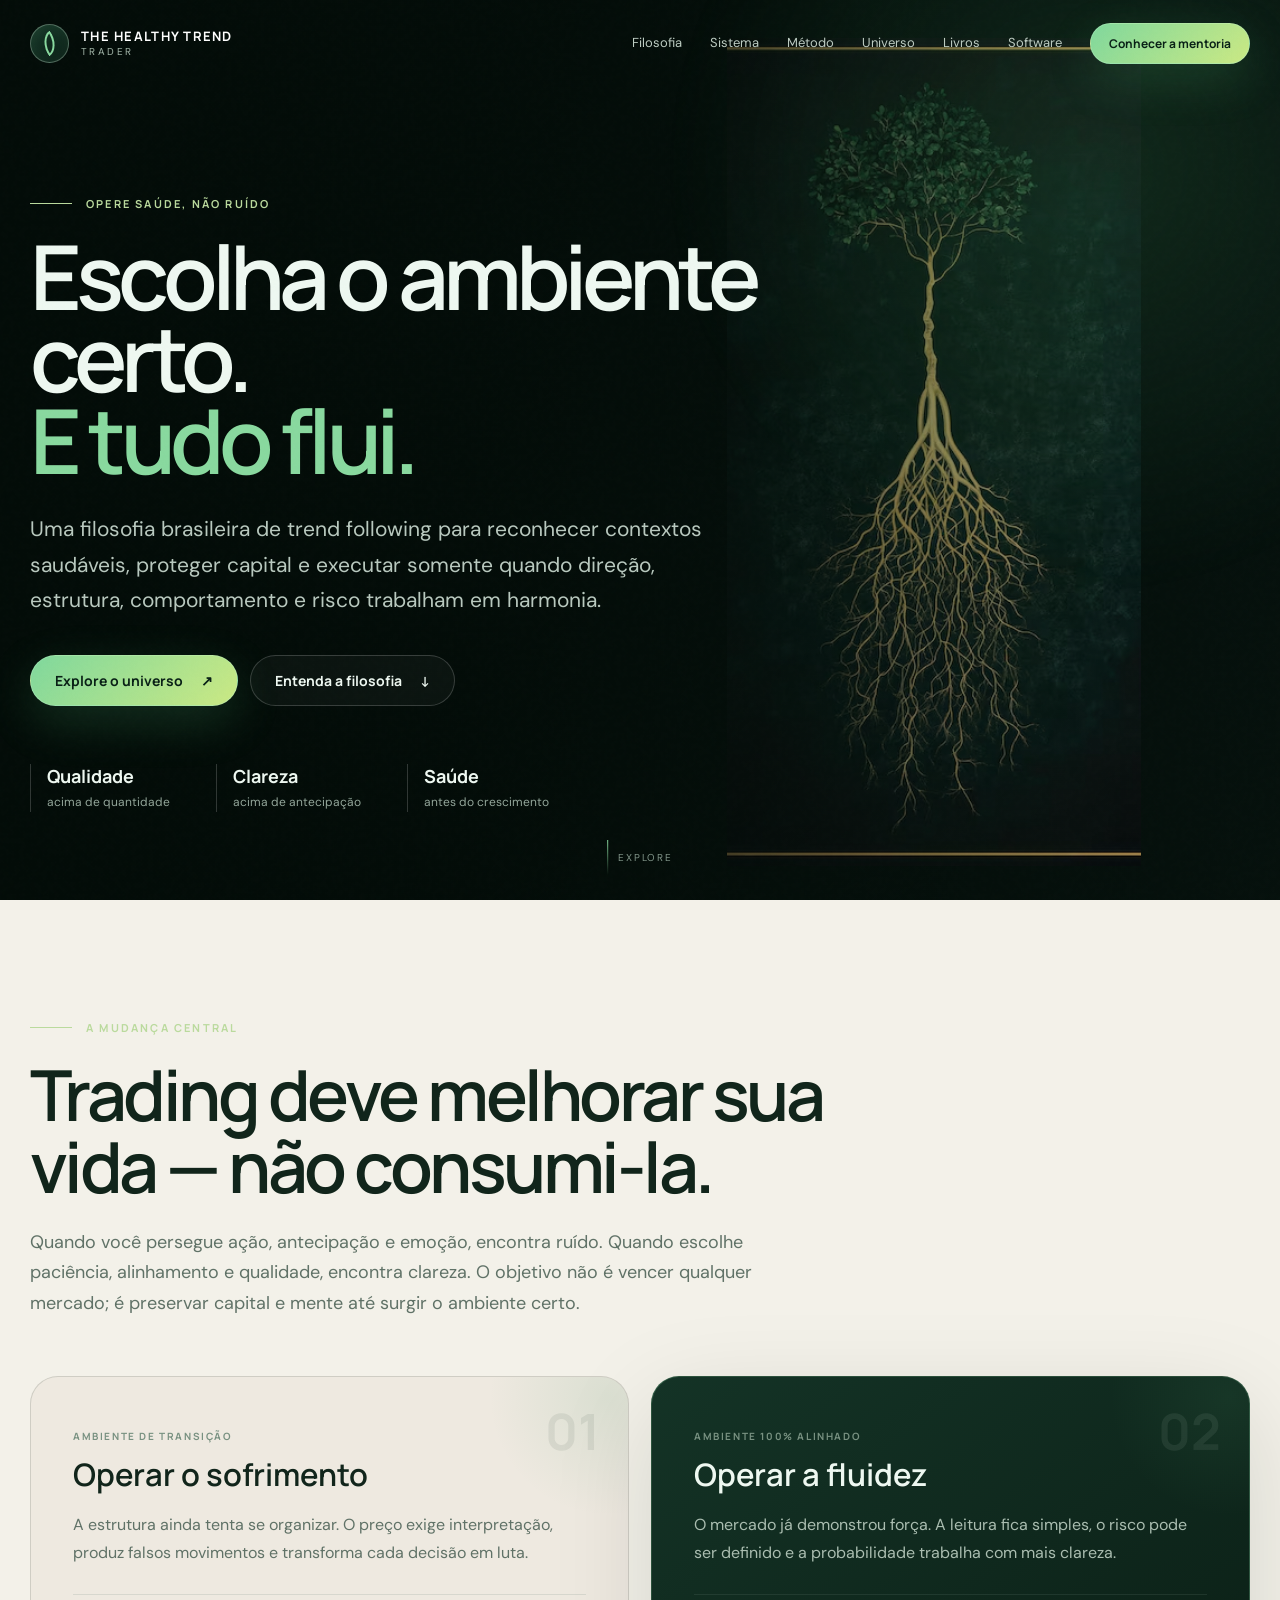
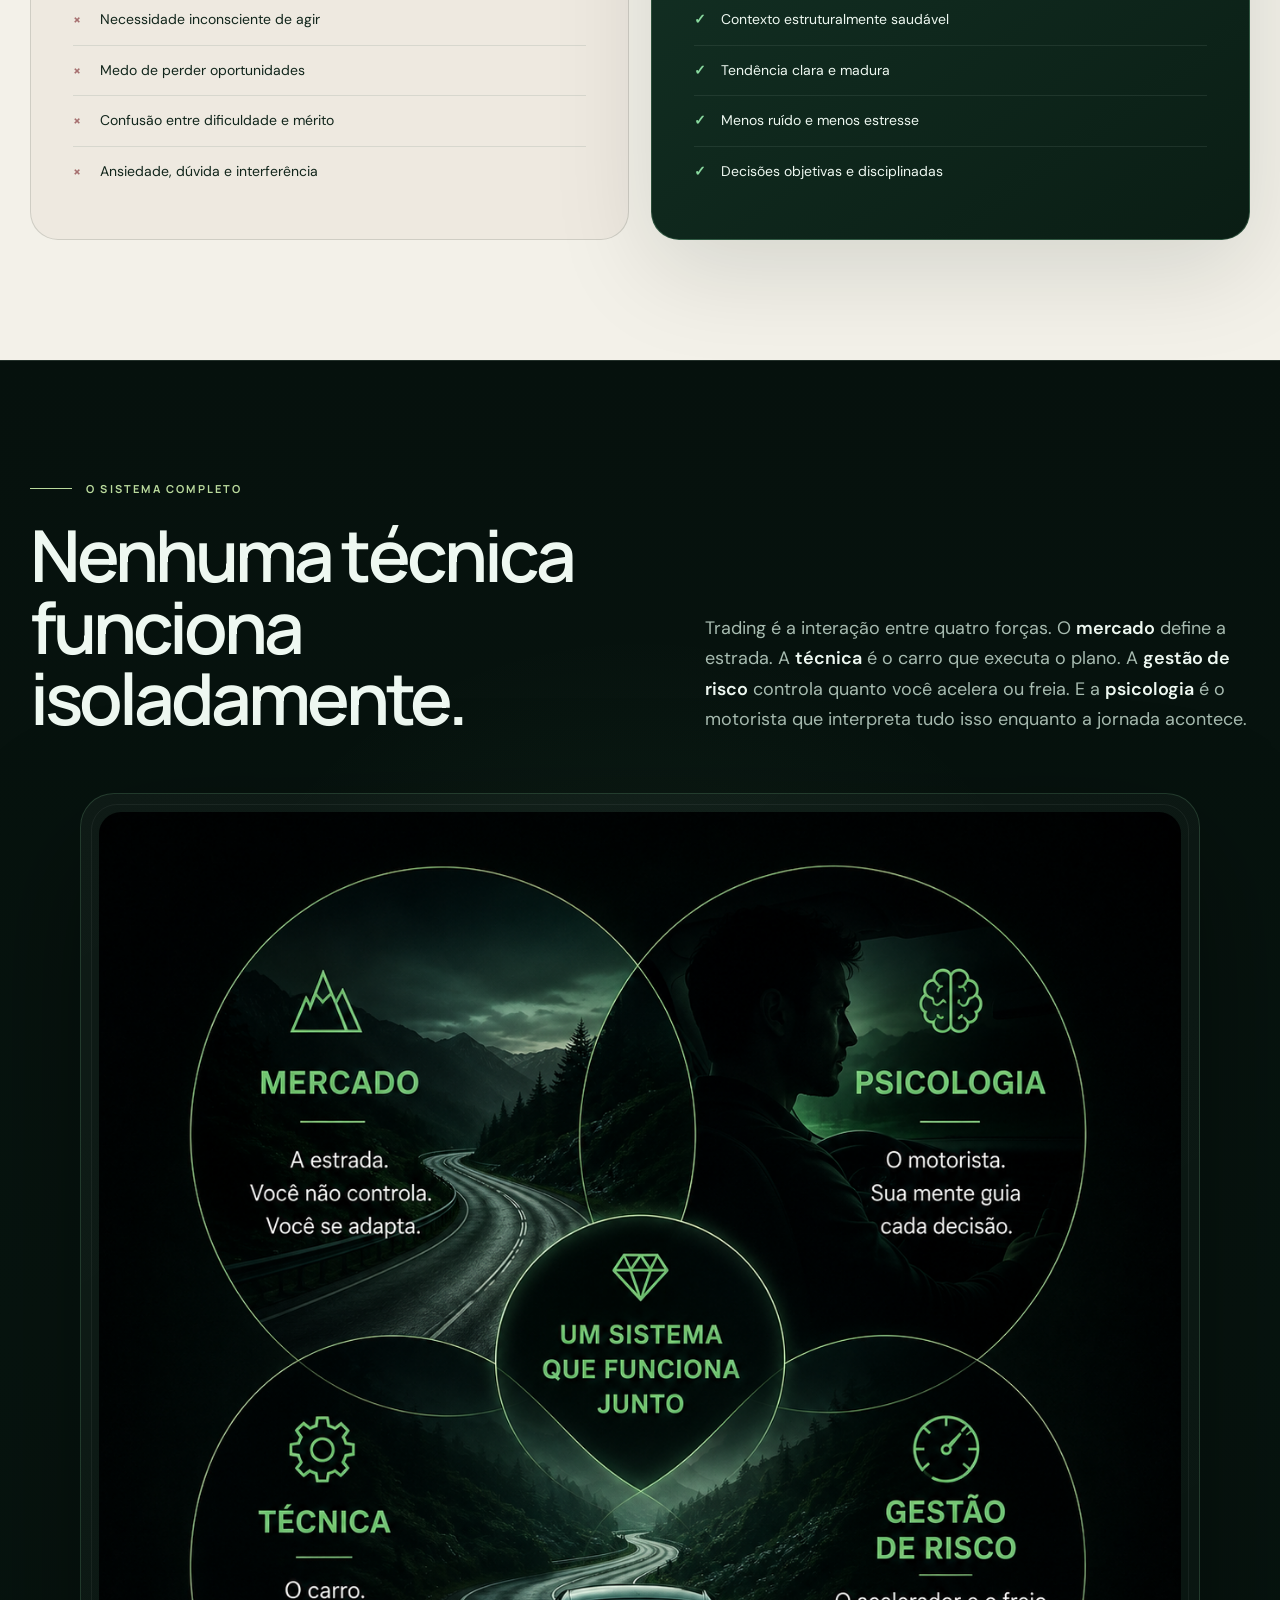
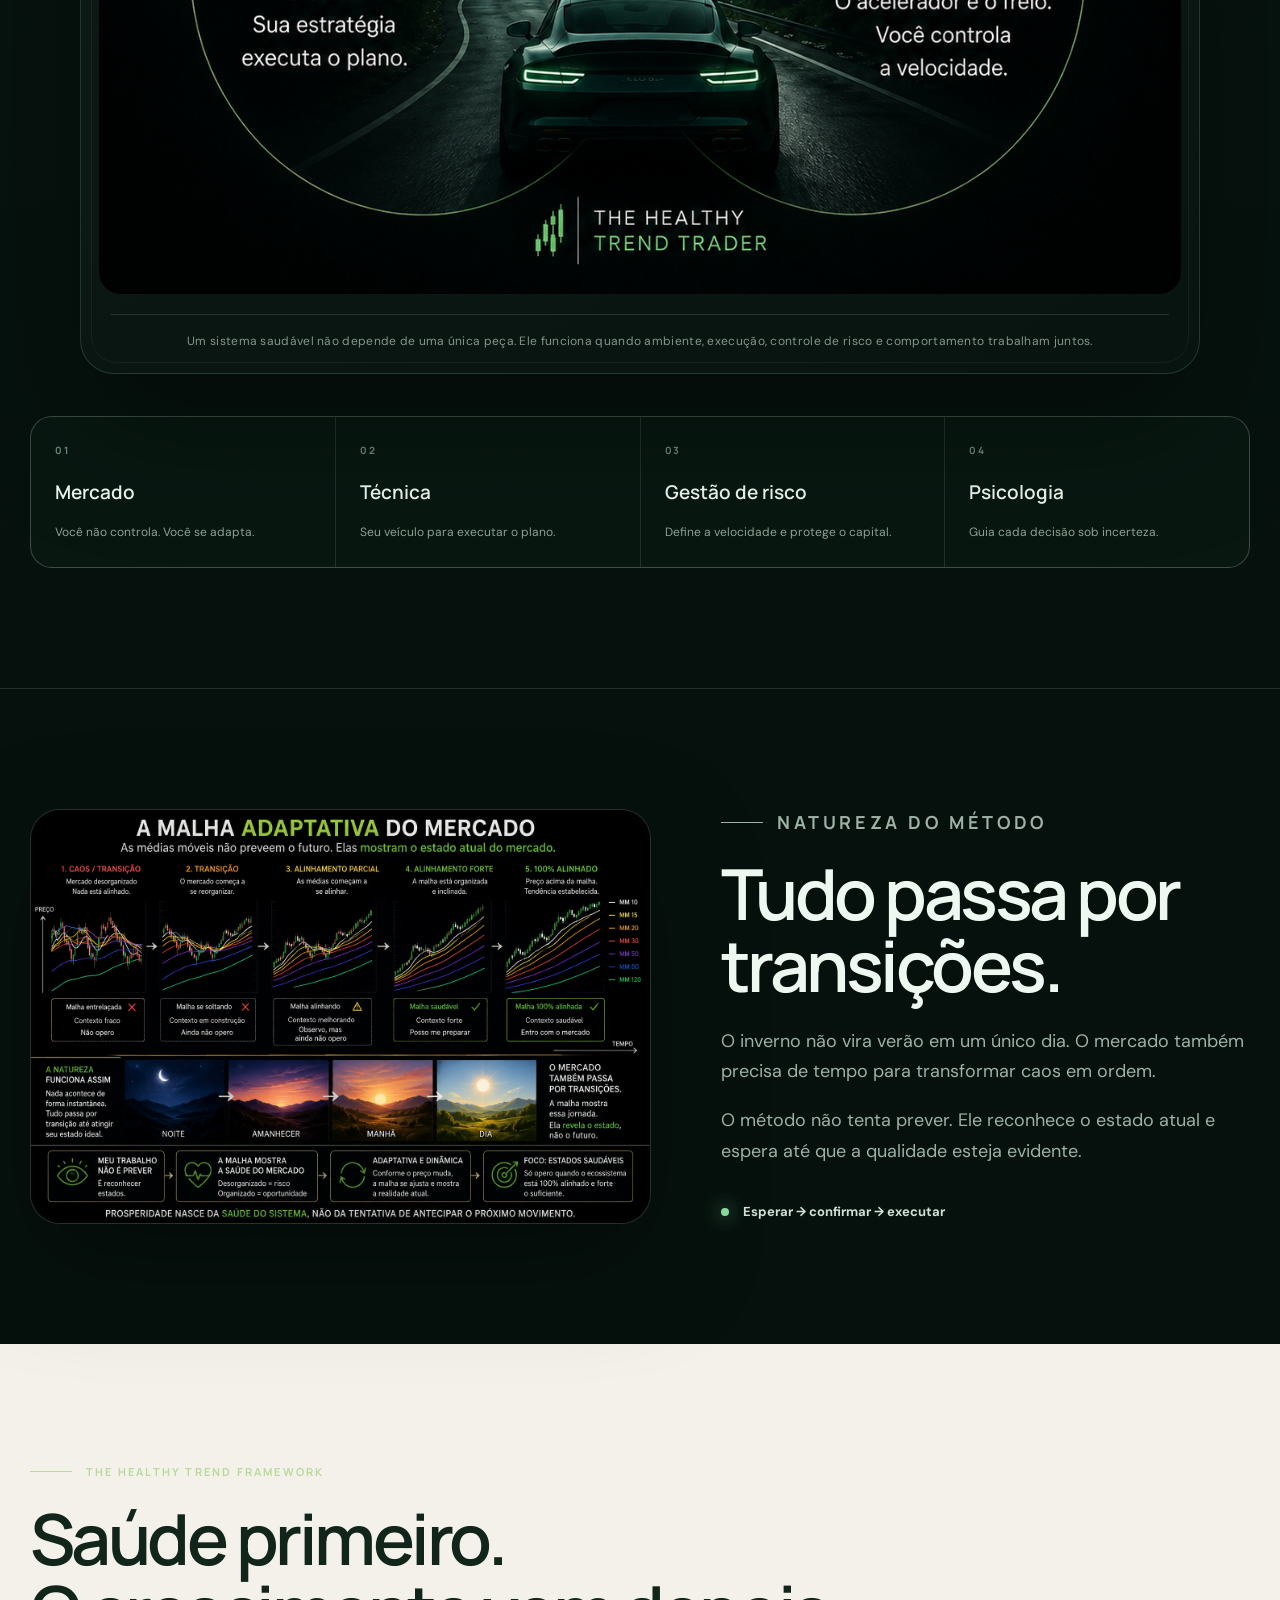
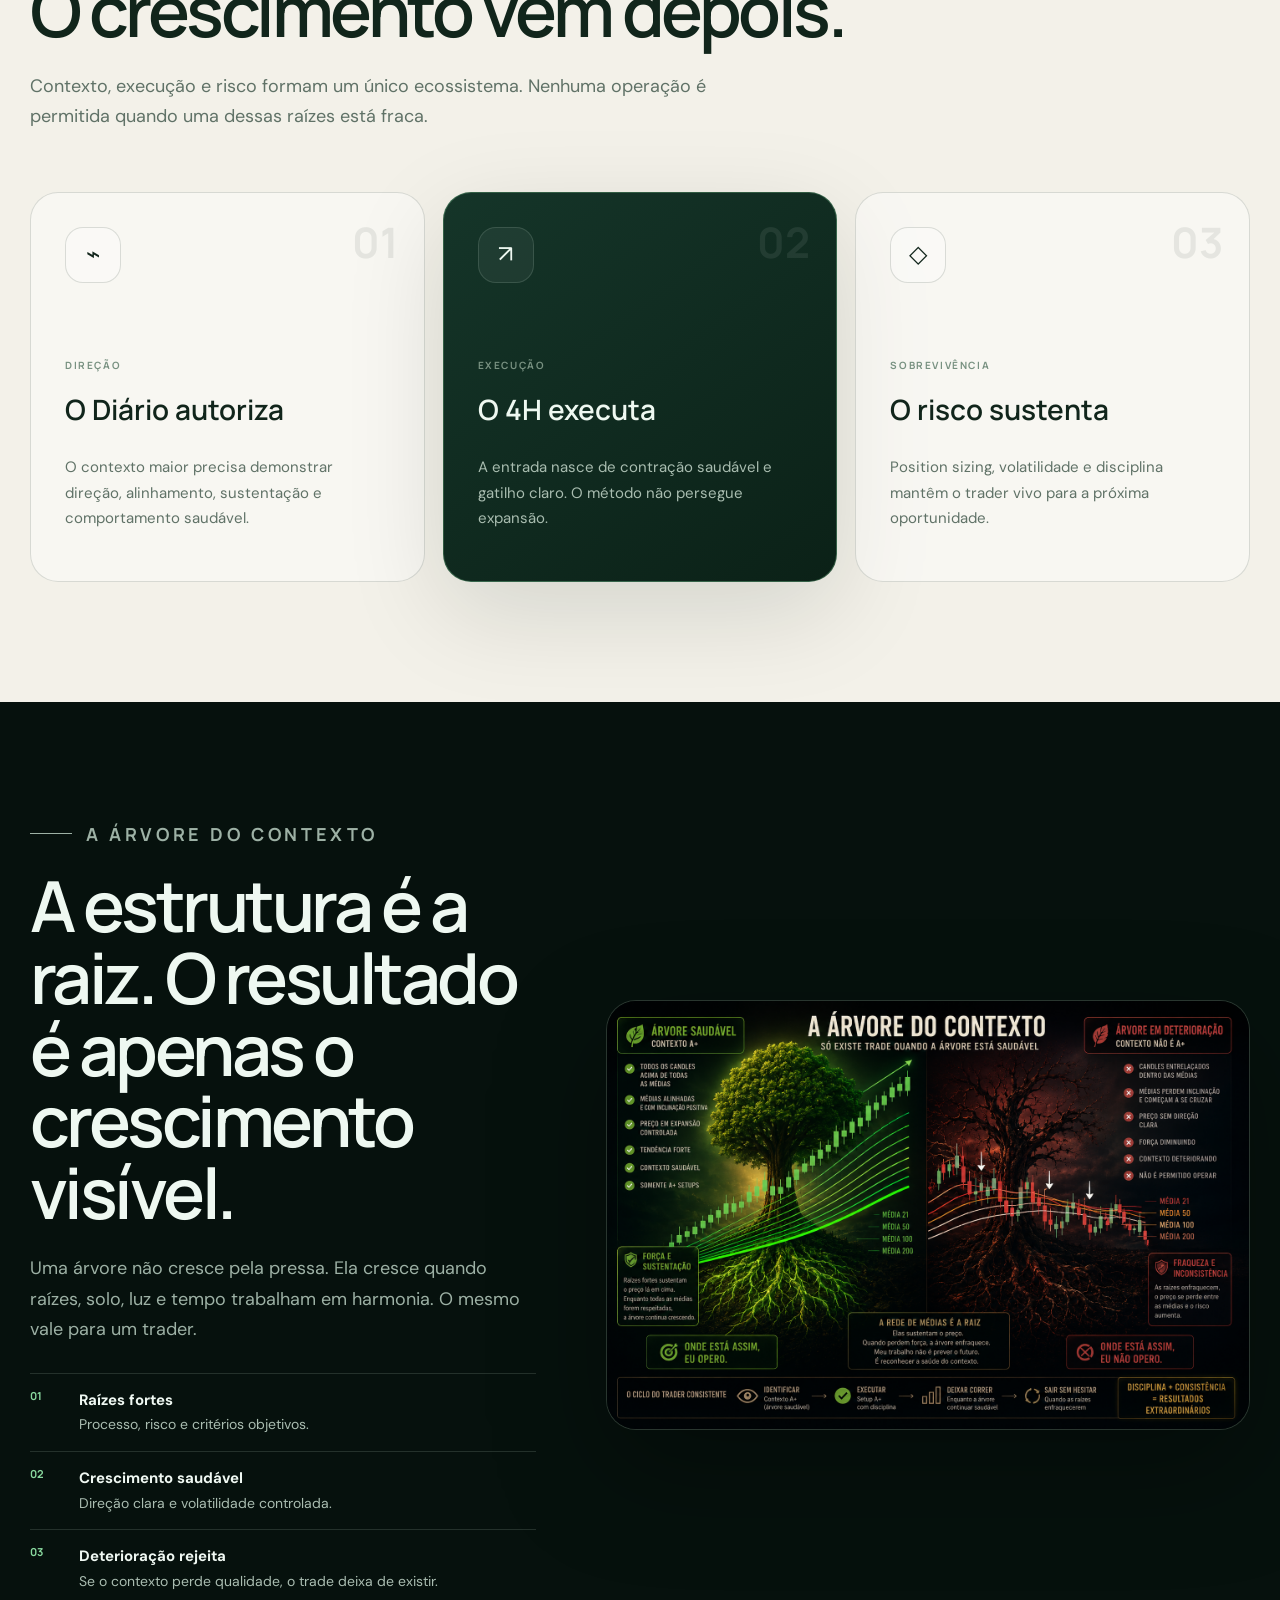
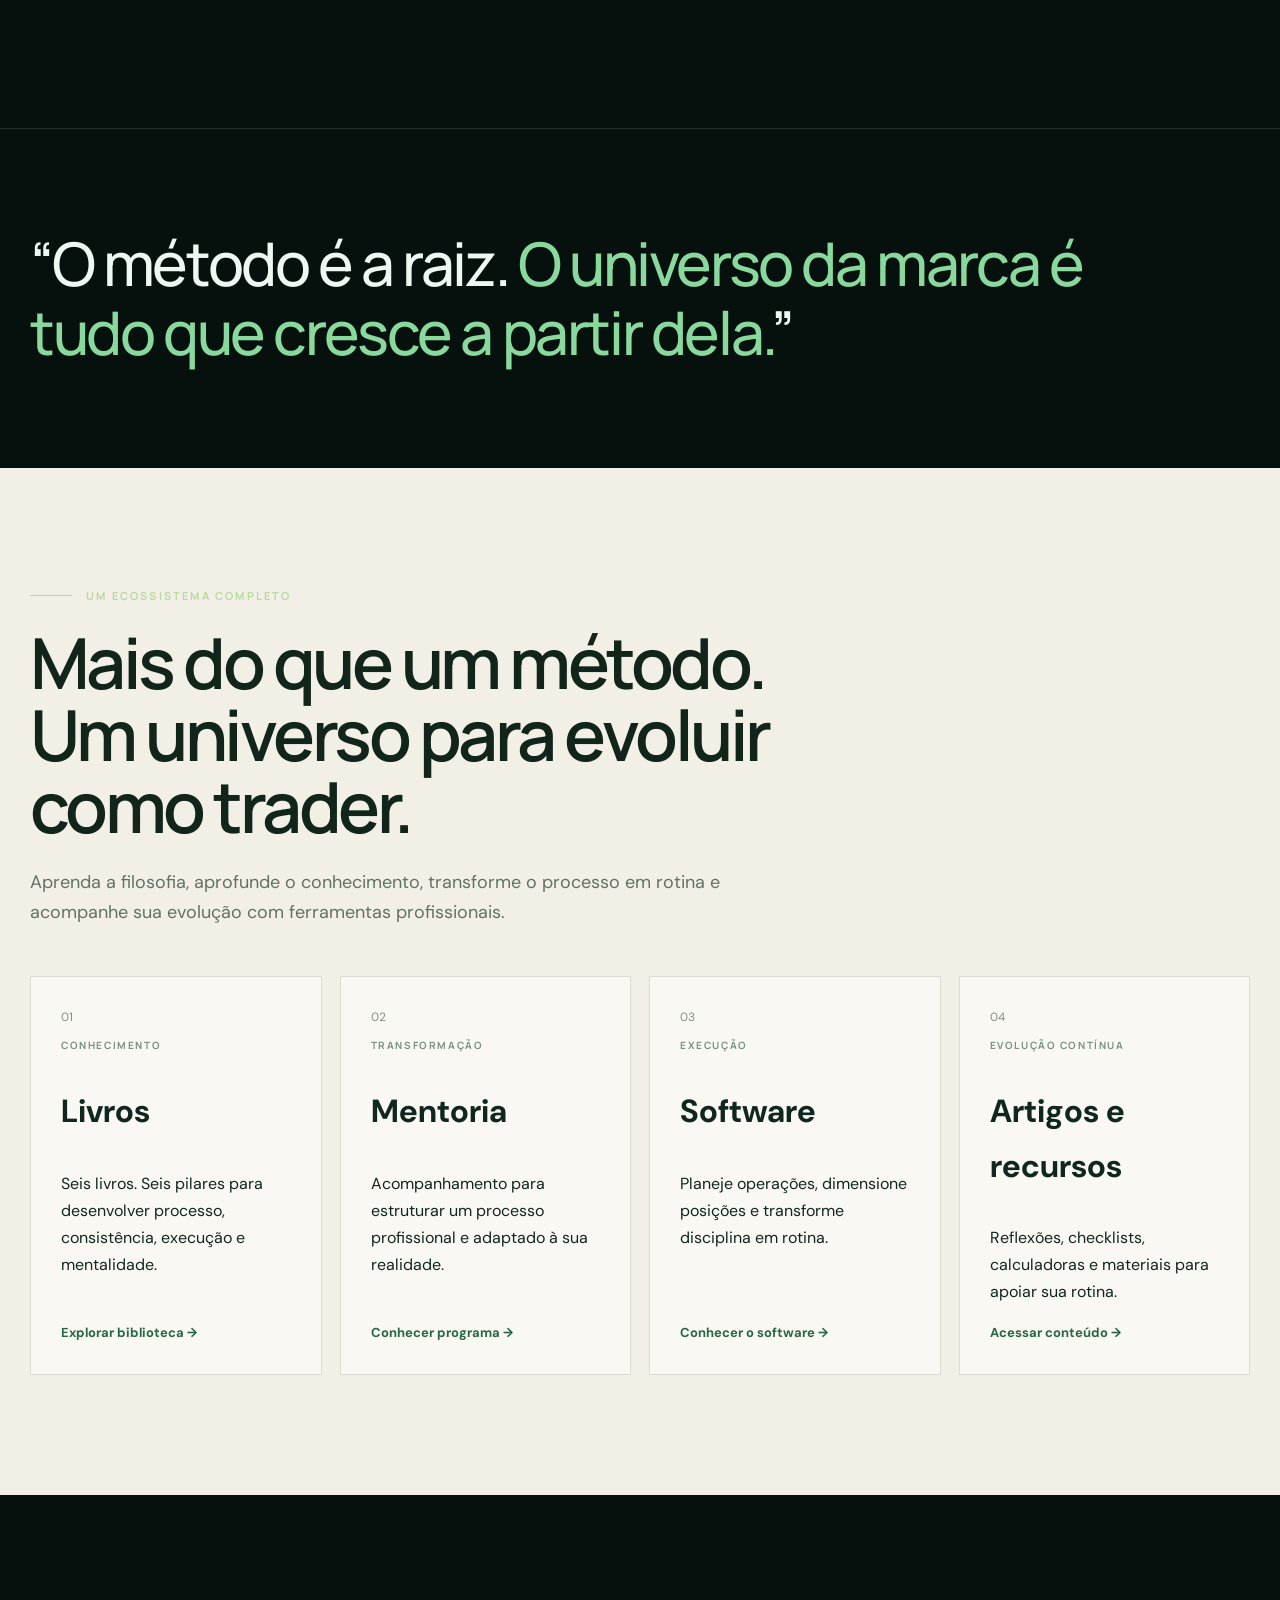
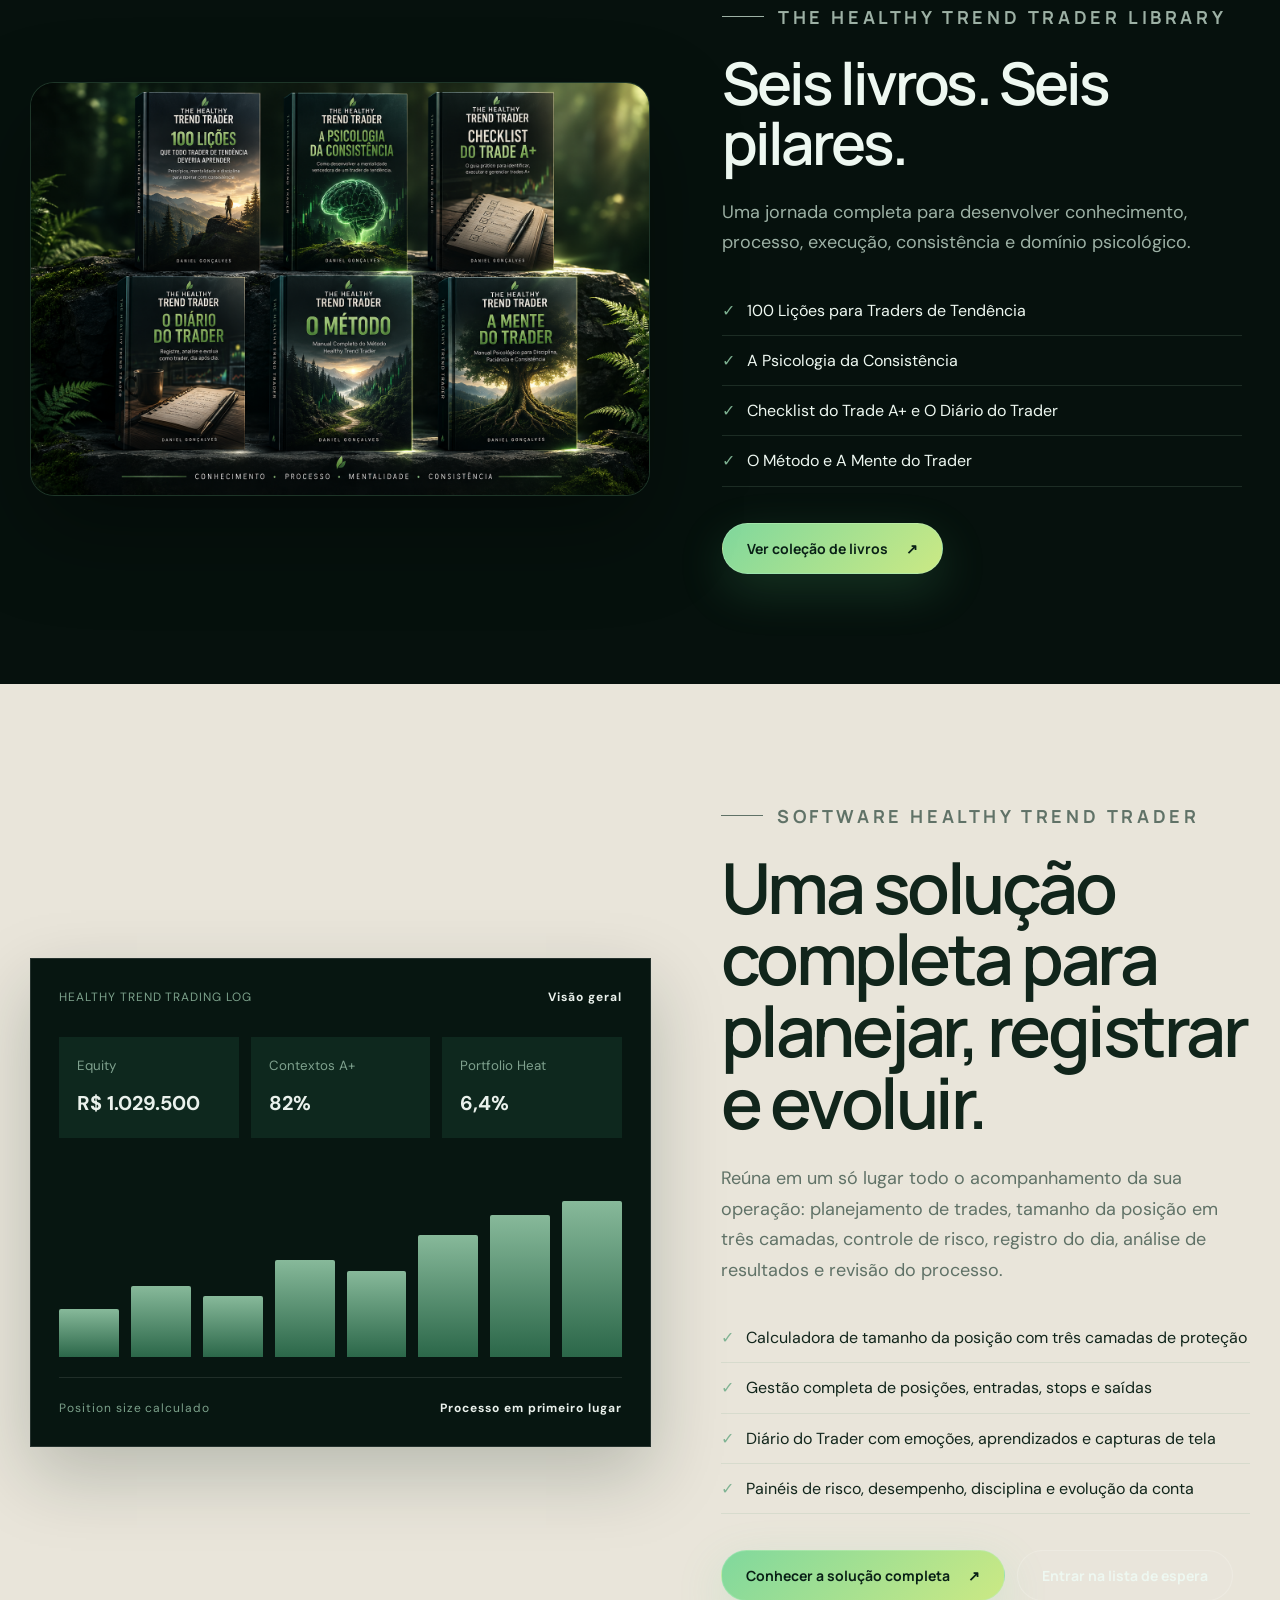
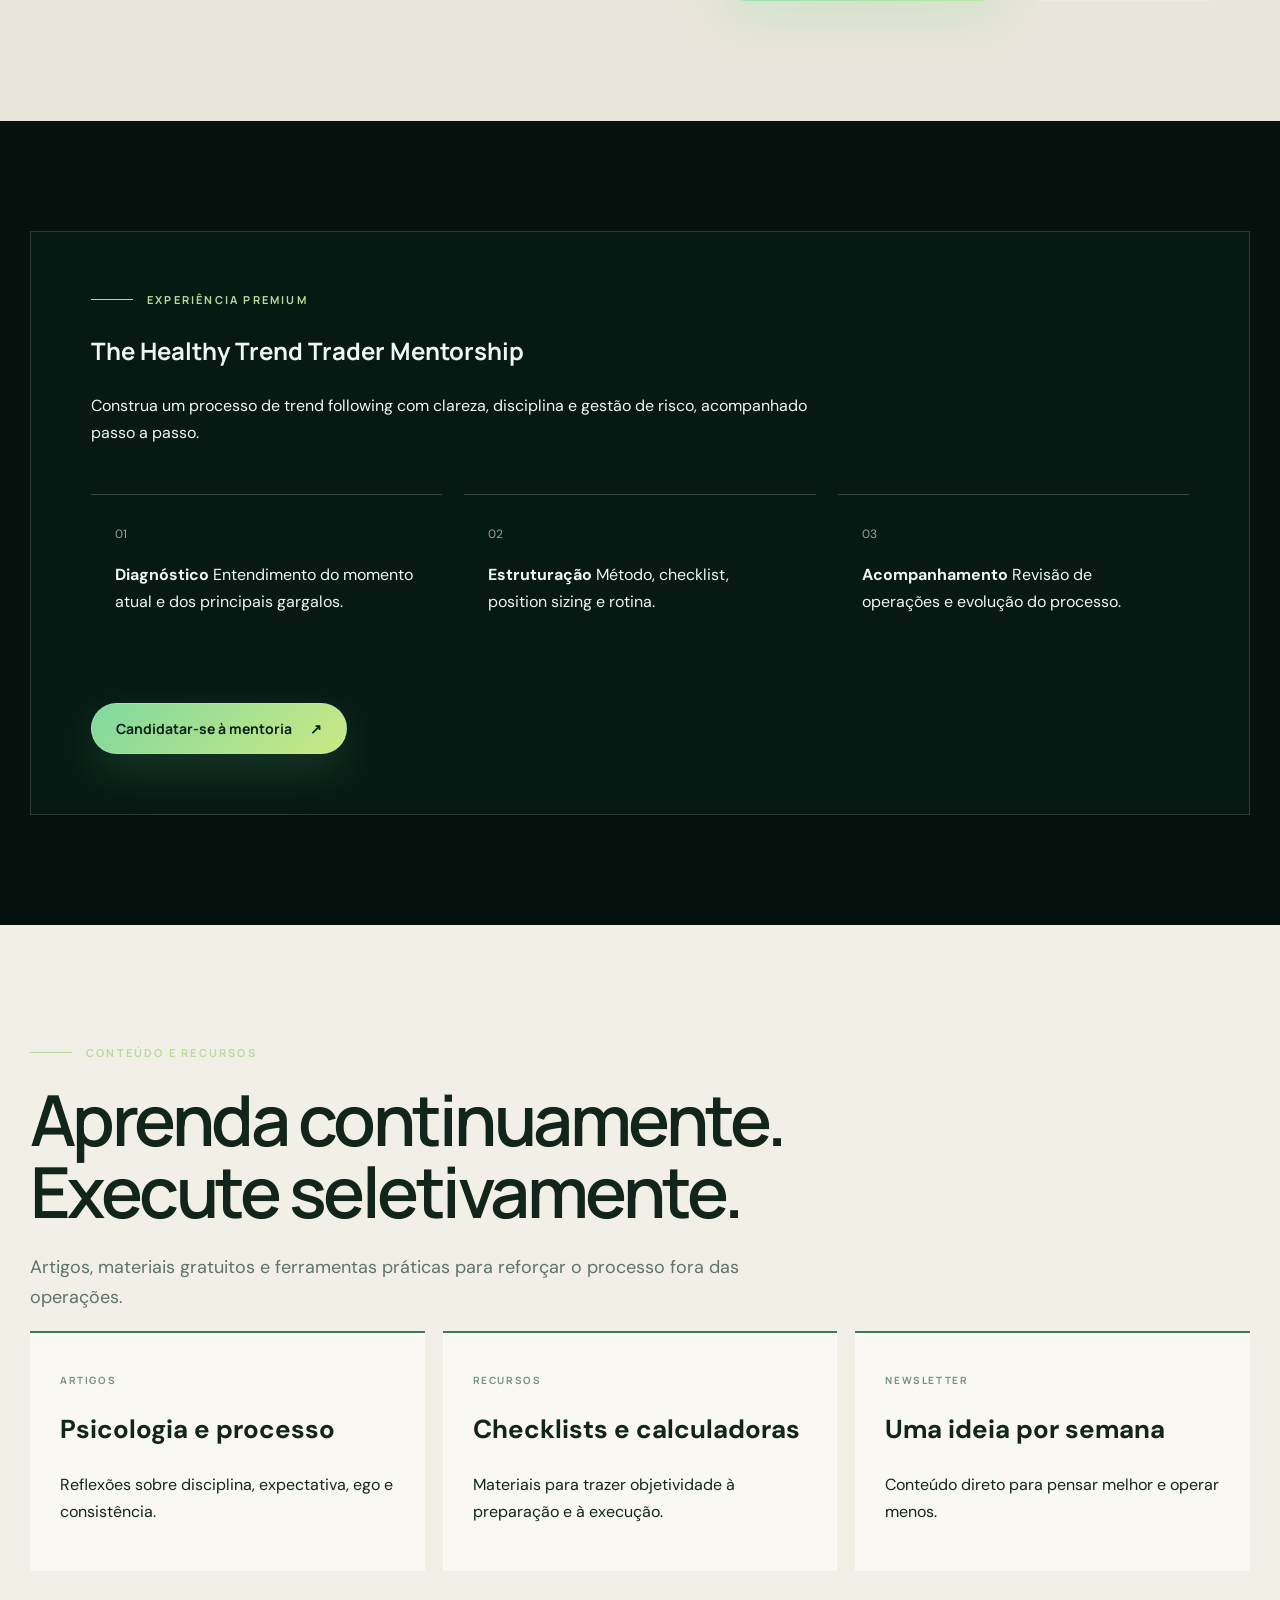
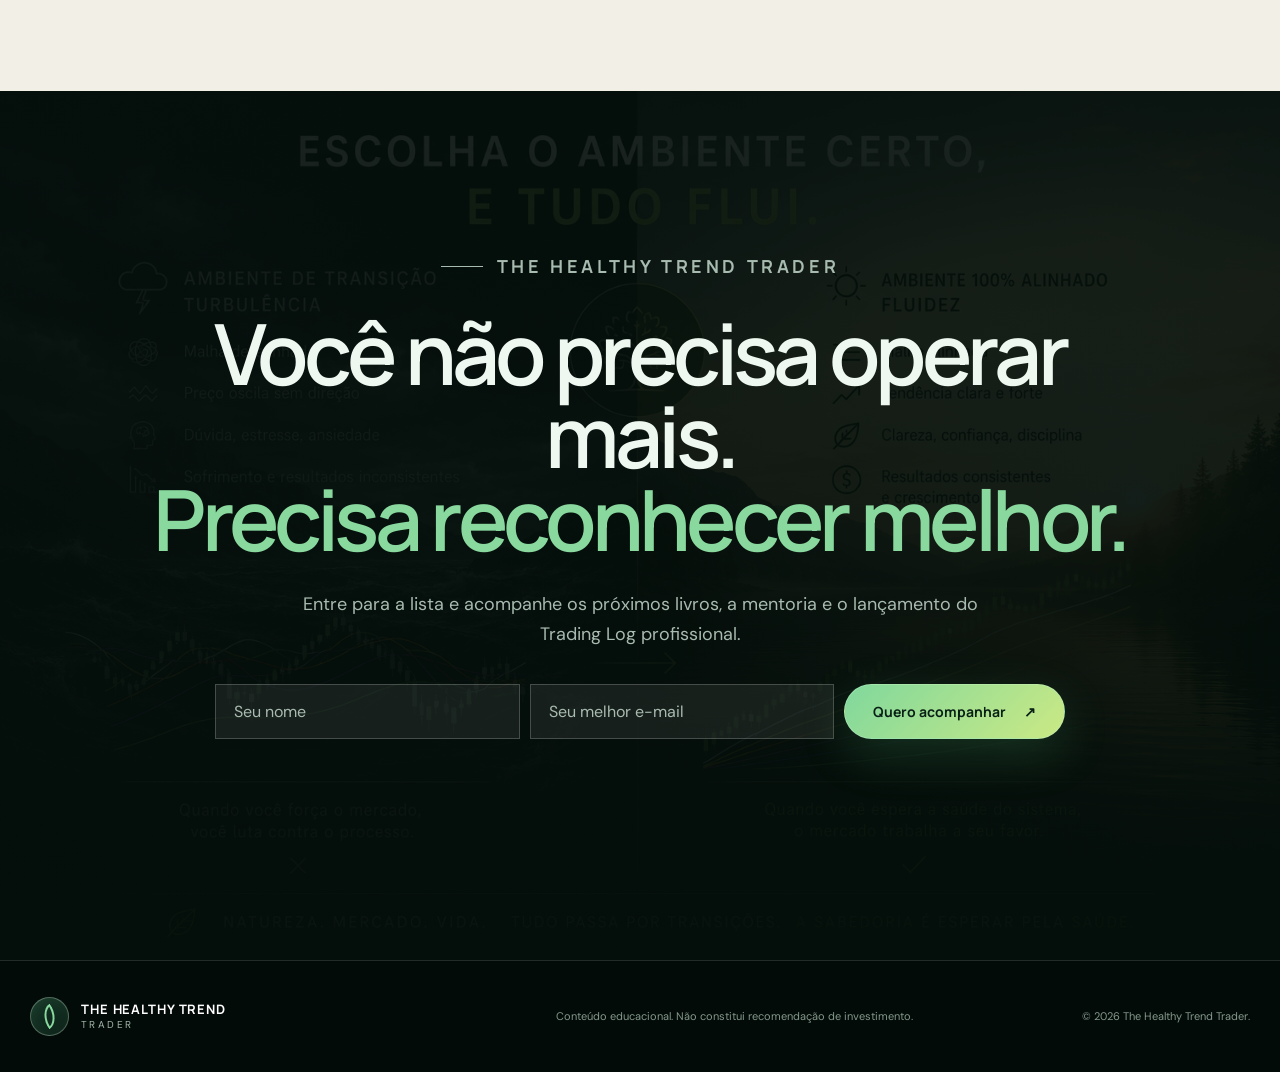
<file: index.html>
<!doctype html>
<html lang="pt-BR">
<head>
  <meta charset="utf-8">
  <meta name="viewport" content="width=device-width, initial-scale=1, viewport-fit=cover">
  <meta name="theme-color" content="#06110d">
  <title>The Healthy Trend Trader | Opere saúde, não ruído</title>
  <meta name="description" content="Um ecossistema brasileiro de trend following baseado em contexto saudável, paciência, gestão de risco e consistência.">
  <meta property="og:type" content="website">
  <meta property="og:title" content="The Healthy Trend Trader">
  <meta property="og:description" content="Escolha o ambiente certo. E tudo flui.">
  <meta property="og:image" content="assets/images/manifesto-visual.png">
  <link rel="preload" as="image" href="assets/images/arvore-raizes.png">
  <link rel="stylesheet" href="styles.css">
</head> 
<body>
<div class="noise" aria-hidden="true"></div>
<header class="site-header" id="top">
  <nav class="nav shell" aria-label="Navegação principal">
    <a class="brand" href="#top" aria-label="Início">
      <span class="brand-mark" aria-hidden="true"><span></span></span>
      <span class="brand-copy"><strong>The Healthy Trend</strong><small>Trader</small></span>
    </a>
    <button class="menu-toggle" aria-label="Abrir menu" aria-expanded="false"><span></span><span></span></button>
    <div class="nav-links">
      <a href="#filosofia">Filosofia</a><a href="#sistema">Sistema</a><a href="#metodo">Método</a><a href="#universo">Universo</a><a href="livros.html">Livros</a><a href="software.html">Software</a>
      <a class="button button-small" href="#mentoria">Conhecer a mentoria</a>
    </div>
  </nav>
</header>
<main>
<section class="hero section-dark">
  <div class="hero-image" aria-hidden="true"></div><div class="hero-glow" aria-hidden="true"></div>
  <div class="shell hero-grid"><div class="hero-copy reveal">
    <p class="eyebrow">Opere saúde, não ruído</p>
    <h1>Escolha o ambiente certo.<br><em>E tudo flui.</em></h1>
    <p class="hero-lead">Uma filosofia brasileira de trend following para reconhecer contextos saudáveis, proteger capital e executar somente quando direção, estrutura, comportamento e risco trabalham em harmonia.</p>
    <div class="hero-actions"><a class="button" href="#universo">Explore o universo <span>↗</span></a><a class="button button-ghost" href="#filosofia">Entenda a filosofia <span>↓</span></a></div>
    <div class="principles"><div><strong>Qualidade</strong><span>acima de quantidade</span></div><div><strong>Clareza</strong><span>acima de antecipação</span></div><div><strong>Saúde</strong><span>antes do crescimento</span></div></div>
  </div></div>
  <a class="scroll-hint" href="#filosofia"><span></span>Explore</a>
</section>

<section class="section philosophy" id="filosofia"><div class="shell">
  <div class="section-intro reveal"><p class="eyebrow">A mudança central</p><h2>Trading deve melhorar sua vida — não consumi-la.</h2><p>Quando você persegue ação, antecipação e emoção, encontra ruído. Quando escolhe paciência, alinhamento e qualidade, encontra clareza. O objetivo não é vencer qualquer mercado; é preservar capital e mente até surgir o ambiente certo.</p></div>
  <div class="dual-cards">
    <article class="contrast-card contrast-bad reveal"><span class="card-index">01</span><p class="micro-label">Ambiente de transição</p><h3>Operar o sofrimento</h3><p>A estrutura ainda tenta se organizar. O preço exige interpretação, produz falsos movimentos e transforma cada decisão em luta.</p><ul><li>Necessidade inconsciente de agir</li><li>Medo de perder oportunidades</li><li>Confusão entre dificuldade e mérito</li><li>Ansiedade, dúvida e interferência</li></ul></article>
    <article class="contrast-card contrast-good reveal"><span class="card-index">02</span><p class="micro-label">Ambiente 100% alinhado</p><h3>Operar a fluidez</h3><p>O mercado já demonstrou força. A leitura fica simples, o risco pode ser definido e a probabilidade trabalha com mais clareza.</p><ul><li>Contexto estruturalmente saudável</li><li>Tendência clara e madura</li><li>Menos ruído e menos estresse</li><li>Decisões objetivas e disciplinadas</li></ul></article>
  </div>
</div></section>

<section class="section system-manifesto section-dark" id="sistema">
  <div class="shell">
    <div class="system-intro reveal">
      <div>
        <p class="eyebrow">O sistema completo</p>
        <h2>Nenhuma técnica funciona isoladamente.</h2>
      </div>
      <p>Trading é a interação entre quatro forças. O <strong>mercado</strong> define a estrada. A <strong>técnica</strong> é o carro que executa o plano. A <strong>gestão de risco</strong> controla quanto você acelera ou freia. E a <strong>psicologia</strong> é o motorista que interpreta tudo isso enquanto a jornada acontece.</p>
    </div>
    <figure class="system-visual reveal">
      <div class="system-visual-glow" aria-hidden="true"></div>
      <img src="assets/images/sistema-completo.png" alt="Diagrama do sistema de trading: mercado como estrada, técnica como carro, gestão de risco como acelerador e freio, e psicologia como motorista.">
      <figcaption>Um sistema saudável não depende de uma única peça. Ele funciona quando ambiente, execução, controle de risco e comportamento trabalham juntos.</figcaption>
    </figure>
    <div class="system-principles reveal" aria-label="Quatro componentes do sistema">
      <div><span>01</span><strong>Mercado</strong><small>Você não controla. Você se adapta.</small></div>
      <div><span>02</span><strong>Técnica</strong><small>Seu veículo para executar o plano.</small></div>
      <div><span>03</span><strong>Gestão de risco</strong><small>Define a velocidade e protege o capital.</small></div>
      <div><span>04</span><strong>Psicologia</strong><small>Guia cada decisão sob incerteza.</small></div>
    </div>
  </div>
</section>

<section class="section visual-story section-dark"><div class="shell split-layout">
  <div class="visual-frame reveal"><img src="assets/images/malha-adaptativa.png" alt="Jornada do caos ao alinhamento"></div>
  <div class="story-copy reveal"><p class="eyebrow">Natureza do método</p><h2>Tudo passa por transições.</h2><p>O inverno não vira verão em um único dia. O mercado também precisa de tempo para transformar caos em ordem.</p><p>O método não tenta prever. Ele reconhece o estado atual e espera até que a qualidade esteja evidente.</p><div class="status-line"><span></span><strong>Esperar → confirmar → executar</strong></div></div>
</div></section>

<section class="section method" id="metodo"><div class="shell">
  <div class="section-intro reveal"><p class="eyebrow">The Healthy Trend Framework</p><h2>Saúde primeiro.<br>O crescimento vem depois.</h2><p>Contexto, execução e risco formam um único ecossistema. Nenhuma operação é permitida quando uma dessas raízes está fraca.</p></div>
  <div class="method-grid">
    <article class="method-card reveal"><span>01</span><div class="method-icon">⌁</div><p class="micro-label">Direção</p><h3>O Diário autoriza</h3><p>O contexto maior precisa demonstrar direção, alinhamento, sustentação e comportamento saudável.</p></article>
    <article class="method-card featured reveal"><span>02</span><div class="method-icon">↗</div><p class="micro-label">Execução</p><h3>O 4H executa</h3><p>A entrada nasce de contração saudável e gatilho claro. O método não persegue expansão.</p></article>
    <article class="method-card reveal"><span>03</span><div class="method-icon">◇</div><p class="micro-label">Sobrevivência</p><h3>O risco sustenta</h3><p>Position sizing, volatilidade e disciplina mantêm o trader vivo para a próxima oportunidade.</p></article>
  </div>
</div></section>

<section class="section roots section-dark"><div class="shell split-layout reverse">
  <div class="story-copy reveal"><p class="eyebrow">A árvore do contexto</p><h2>A estrutura é a raiz. O resultado é apenas o crescimento visível.</h2><p>Uma árvore não cresce pela pressa. Ela cresce quando raízes, solo, luz e tempo trabalham em harmonia. O mesmo vale para um trader.</p><div class="root-points"><div><span>01</span><p><strong>Raízes fortes</strong> Processo, risco e critérios objetivos.</p></div><div><span>02</span><p><strong>Crescimento saudável</strong> Direção clara e volatilidade controlada.</p></div><div><span>03</span><p><strong>Deterioração rejeita</strong> Se o contexto perde qualidade, o trade deixa de existir.</p></div></div></div>
  <div class="visual-frame reveal"><img src="assets/images/arvore-contexto.png" alt="Árvore representando contexto saudável"></div>
</div></section>

<section class="statement section-dark"><div class="shell reveal"><p>“O método é a raiz. <em>O universo da marca é tudo que cresce a partir dela.</em>”</p></div></section>

<section class="section ecosystem-v2" id="universo"><div class="shell">
  <div class="section-intro reveal"><p class="eyebrow">Um ecossistema completo</p><h2>Mais do que um método.<br>Um universo para evoluir como trader.</h2><p>Aprenda a filosofia, aprofunde o conhecimento, transforme o processo em rotina e acompanhe sua evolução com ferramentas profissionais.</p></div>
  <div class="ecosystem-grid">
    <a class="ecosystem-card reveal" href="livros.html"><span>01</span><p class="micro-label">Conhecimento</p><h3>Livros</h3><p>Seis livros. Seis pilares para desenvolver processo, consistência, execução e mentalidade.</p><strong>Explorar biblioteca →</strong></a>
    <a class="ecosystem-card reveal" href="#mentoria"><span>02</span><p class="micro-label">Transformação</p><h3>Mentoria</h3><p>Acompanhamento para estruturar um processo profissional e adaptado à sua realidade.</p><strong>Conhecer programa →</strong></a>
    <a class="ecosystem-card reveal" href="software.html"><span>03</span><p class="micro-label">Execução</p><h3>Software</h3><p>Planeje operações, dimensione posições e transforme disciplina em rotina.</p><strong>Conhecer o software →</strong></a>
    <a class="ecosystem-card reveal" href="#conteudo"><span>04</span><p class="micro-label">Evolução contínua</p><h3>Artigos e recursos</h3><p>Reflexões, checklists, calculadoras e materiais para apoiar sua rotina.</p><strong>Acessar conteúdo →</strong></a>
  </div>
</div></section>

<section class="section library section-dark" id="livros"><div class="shell library-grid">
<div class="book-visual reveal"><a class="collection-showcase" href="livros.html" aria-label="Conhecer a coleção The Healthy Trend Trader"><img src="assets/images/colecao-healthy-trend-trader.png" alt="Coleção The Healthy Trend Trader com seis livros"></a></div>
<div class="story-copy reveal"><p class="eyebrow">The Healthy Trend Trader Library</p><h2>Seis livros. Seis pilares.</h2><p>Uma jornada completa para desenvolver conhecimento, processo, execução, consistência e domínio psicológico.</p><ul class="feature-list"><li>100 Lições para Traders de Tendência</li><li>A Psicologia da Consistência</li><li>Checklist do Trade A+ e O Diário do Trader</li><li>O Método e A Mente do Trader</li></ul><div class="hero-actions"><a class="button" href="livros.html">Ver coleção de livros <span>↗</span></a></div></div>
</div></section>

<section class="section software-v2" id="software"><div class="shell split-layout">
  <div class="software-dashboard reveal">
    <div class="dash-head"><span>HEALTHY TREND TRADING LOG</span><strong>Visão geral</strong></div>
    <div class="dash-metrics"><div><small>Equity</small><b>R$ 1.029.500</b></div><div><small>Contextos A+</small><b>82%</b></div><div><small>Portfolio Heat</small><b>6,4%</b></div></div>
    <div class="dash-chart"><span style="height:28%"></span><span style="height:42%"></span><span style="height:36%"></span><span style="height:57%"></span><span style="height:51%"></span><span style="height:72%"></span><span style="height:84%"></span><span style="height:92%"></span></div>
    <div class="dash-footer"><span>Position size calculado</span><strong>Processo em primeiro lugar</strong></div>
  </div>
  <div class="story-copy reveal"><p class="eyebrow">Software Healthy Trend Trader</p><h2>Uma solução completa para planejar, registrar e evoluir.</h2><p>Reúna em um só lugar todo o acompanhamento da sua operação: planejamento de trades, tamanho da posição em três camadas, controle de risco, registro do dia, análise de resultados e revisão do processo.</p><ul class="feature-list"><li>Calculadora de tamanho da posição com três camadas de proteção</li><li>Gestão completa de posições, entradas, stops e saídas</li><li>Diário do Trader com emoções, aprendizados e capturas de tela</li><li>Painéis de risco, desempenho, disciplina e evolução da conta</li></ul><div class="hero-actions"><a class="button" href="software.html">Conhecer a solução completa <span>↗</span></a><a class="button button-ghost" href="#lista">Entrar na lista de espera</a></div></div>
</div></section>

<section class="section mentorship section-dark" id="mentoria"><div class="shell mentorship-panel reveal">
  <div><p class="eyebrow">Experiência premium</p><h2>The Healthy Trend Trader Mentorship</h2><p>Construa um processo de trend following com clareza, disciplina e gestão de risco, acompanhado passo a passo.</p></div>
  <div class="mentorship-details"><div><span>01</span><p><strong>Diagnóstico</strong> Entendimento do momento atual e dos principais gargalos.</p></div><div><span>02</span><p><strong>Estruturação</strong> Método, checklist, position sizing e rotina.</p></div><div><span>03</span><p><strong>Acompanhamento</strong> Revisão de operações e evolução do processo.</p></div></div>
  <a class="button" href="#lista">Candidatar-se à mentoria <span>↗</span></a>
</div></section>

<section class="section content-hub" id="conteudo"><div class="shell">
  <div class="section-intro reveal"><p class="eyebrow">Conteúdo e recursos</p><h2>Aprenda continuamente.<br>Execute seletivamente.</h2><p>Artigos, materiais gratuitos e ferramentas práticas para reforçar o processo fora das operações.</p></div>
  <div class="content-grid"><article class="content-card reveal"><p class="micro-label">Artigos</p><h3>Psicologia e processo</h3><p>Reflexões sobre disciplina, expectativa, ego e consistência.</p></article><article class="content-card reveal"><p class="micro-label">Recursos</p><h3>Checklists e calculadoras</h3><p>Materiais para trazer objetividade à preparação e à execução.</p></article><article class="content-card reveal"><p class="micro-label">Newsletter</p><h3>Uma ideia por semana</h3><p>Conteúdo direto para pensar melhor e operar menos.</p></article></div>
</div></section>

<section class="cta section-dark" id="lista"><div class="cta-bg" aria-hidden="true"></div><div class="shell cta-inner reveal"><p class="eyebrow">The Healthy Trend Trader</p><h2>Você não precisa operar mais.<br><em>Precisa reconhecer melhor.</em></h2><p>Entre para a lista e acompanhe os próximos livros, a mentoria e o lançamento do Trading Log profissional.</p><form class="lead-form" id="leadForm"><input type="text" placeholder="Seu nome" required><input type="email" placeholder="Seu melhor e-mail" required><button class="button" type="submit">Quero acompanhar <span>↗</span></button></form><p class="form-message" id="formMessage" aria-live="polite"></p></div></section>
</main>
<footer><div class="shell footer-grid"><div class="brand footer-brand"><span class="brand-mark"><span></span></span><span class="brand-copy"><strong>The Healthy Trend</strong><small>Trader</small></span></div><p>Conteúdo educacional. Não constitui recomendação de investimento.</p><p>© 2026 The Healthy Trend Trader.</p></div></footer>
<script src="script.js"></script>
</body></html>
</file>
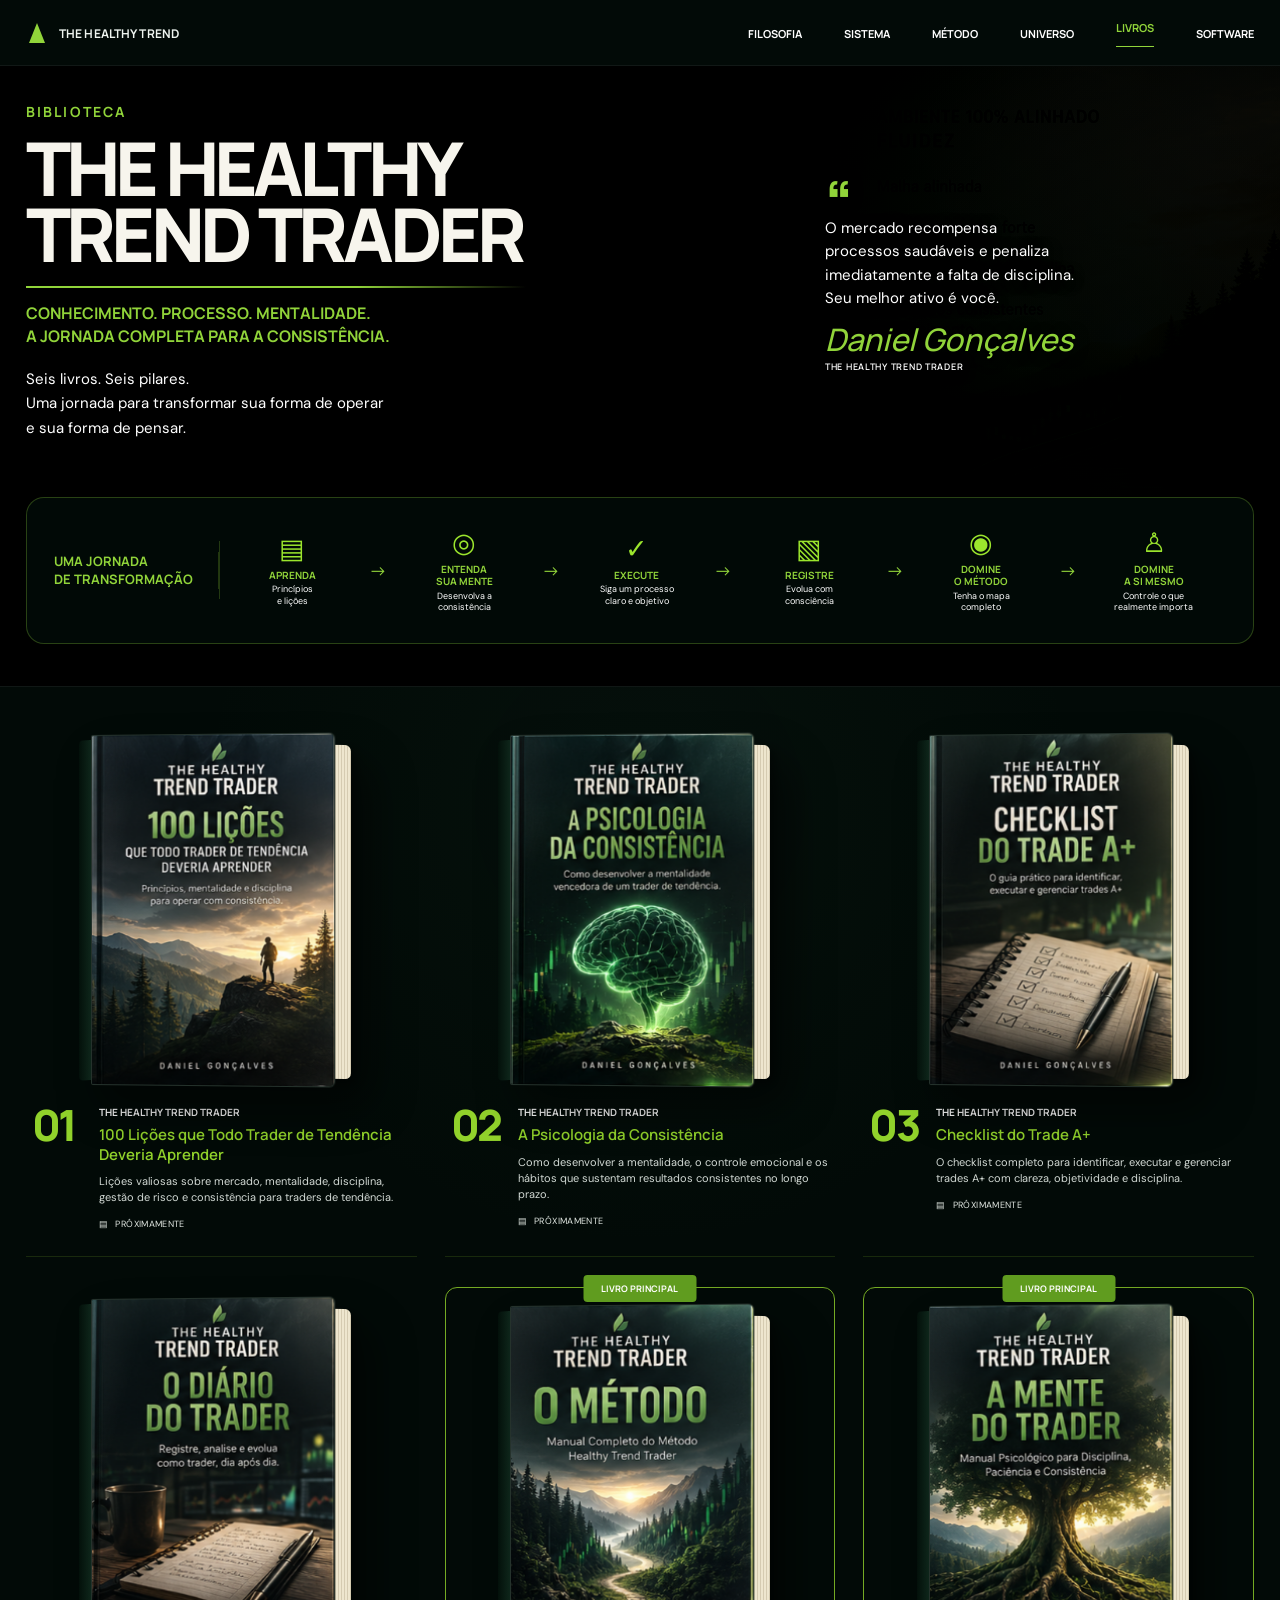
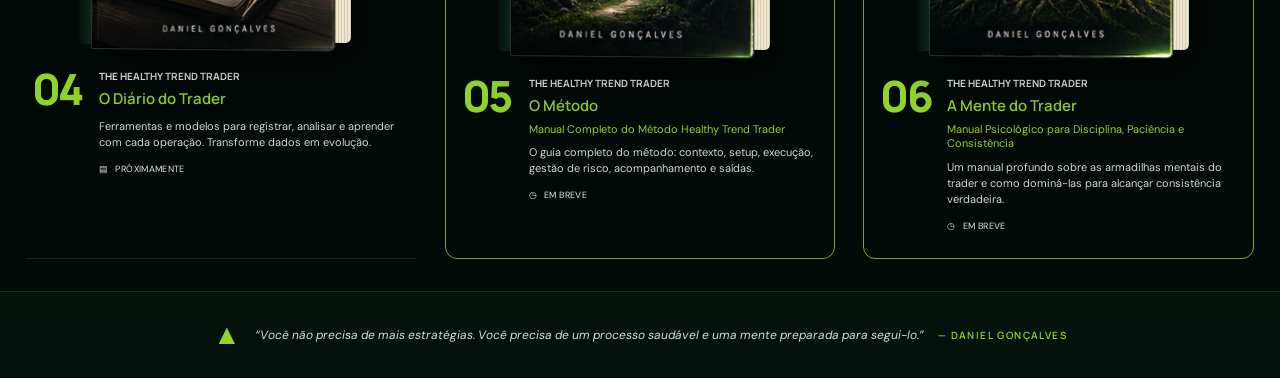
<file: livros.html>
<!doctype html>
<html lang="pt-BR">
<head>
  <meta charset="utf-8">
  <meta name="viewport" content="width=device-width, initial-scale=1, viewport-fit=cover">
  <meta name="theme-color" content="#020a07">
  <title>Livros | The Healthy Trend Trader</title>
  <meta name="description" content="Biblioteca The Healthy Trend Trader — seis livros, seis pilares para desenvolver processo, consistência e mentalidade.">
  <link rel="stylesheet" href="livros.css">
</head>
<body>
<header class="book-header">
  <nav class="book-nav shell" aria-label="Navegação principal">
    <a class="brand" href="index.html" aria-label="The Healthy Trend Trader — início">
      <span class="brand-mark"><span></span></span>
      <span class="brand-copy"><strong>THE HEALTHY TREND</strong><small>TRADER</small></span>
    </a>
    <button class="menu-toggle" aria-label="Abrir menu" aria-expanded="false"><span></span><span></span></button>
    <div class="nav-links">
      <a href="index.html#filosofia">Filosofia</a>
      <a href="index.html#sistema">Sistema</a>
      <a href="index.html#metodo">Método</a>
      <a href="index.html#universo">Universo</a>
      <a class="active" href="livros.html">Livros</a>
      <a href="software.html">Software</a>
      <a class="nav-cta" href="index.html#mentoria">Conhecer a mentoria</a>
    </div>
  </nav>
</header>

<main>
<section class="library-hero">
  <div class="hero-scenery" aria-hidden="true"></div>
  <div class="shell hero-layout hero-layout-reference">
    <div class="hero-title reveal">
      <p class="eyebrow">BIBLIOTECA</p>
      <h1>THE HEALTHY<br>TREND TRADER</h1>
      <div class="title-line"></div>
      <p class="hero-manifesto">CONHECIMENTO. PROCESSO. MENTALIDADE.<br>A JORNADA COMPLETA PARA A CONSISTÊNCIA.</p>
      <p class="hero-description">Seis livros. Seis pilares.<br>Uma jornada para transformar sua forma de operar<br>e sua forma de pensar.</p>
    </div>

    <aside class="hero-quote reveal">
      <span class="quote-mark">“</span>
      <p>O mercado recompensa<br>processos saudáveis e penaliza<br>imediatamente a falta de disciplina.<br>Seu melhor ativo é você.</p>
      <strong>Daniel Gonçalves</strong>
      <small>THE HEALTHY TREND TRADER</small>
    </aside>

    <div class="journey reveal" aria-label="Uma jornada de transformação">
      <div class="journey-heading">UMA JORNADA<br>DE TRANSFORMAÇÃO</div>
      <div class="journey-divider"></div>
      <div class="journey-step"><span class="j-icon">▤</span><b>APRENDA</b><small>Princípios<br>e lições</small></div><span class="arrow">→</span>
      <div class="journey-step"><span class="j-icon">◎</span><b>ENTENDA<br>SUA MENTE</b><small>Desenvolva a<br>consistência</small></div><span class="arrow">→</span>
      <div class="journey-step"><span class="j-icon">✓</span><b>EXECUTE</b><small>Siga um processo<br>claro e objetivo</small></div><span class="arrow">→</span>
      <div class="journey-step"><span class="j-icon">▧</span><b>REGISTRE</b><small>Evolua com<br>consciência</small></div><span class="arrow">→</span>
      <div class="journey-step"><span class="j-icon">◉</span><b>DOMINE<br>O MÉTODO</b><small>Tenha o mapa<br>completo</small></div><span class="arrow">→</span>
      <div class="journey-step"><span class="j-icon">♙</span><b>DOMINE<br>A SI MESMO</b><small>Controle o que<br>realmente importa</small></div>
    </div>
  </div>
</section>

<section class="catalog">
  <div class="shell catalog-grid">

    <article class="book-card reveal">
      <div class="book-object theme-mountain">
        <div class="book-pages"></div><div class="book-spine"></div>
        <div class="book-face"><img src="assets/books/book-01-trader.png" alt="Capa do livro The Healthy Trend Trader"></div>
      </div>
      <div class="book-info"><span class="num">01</span><div><p class="series">THE HEALTHY TREND TRADER</p><h2>100 Lições que Todo Trader de Tendência Deveria Aprender</h2><p>Lições valiosas sobre mercado, mentalidade, disciplina, gestão de risco e consistência para traders de tendência.</p><small>▤ &nbsp; PRÓXIMAMENTE</small></div></div>
    </article>

    <article class="book-card reveal">
      <div class="book-object theme-mind">
        <div class="book-pages"></div><div class="book-spine"></div>
        <div class="book-face"><img src="assets/books/book-02-trader.png" alt="Capa do livro The Healthy Trend Trader"></div>
      </div>
      <div class="book-info"><span class="num">02</span><div><p class="series">THE HEALTHY TREND TRADER</p><h2>A Psicologia da Consistência</h2><p>Como desenvolver a mentalidade, o controle emocional e os hábitos que sustentam resultados consistentes no longo prazo.</p><small>▤ &nbsp; PRÓXIMAMENTE</small></div></div>
    </article>

    <article class="book-card reveal">
      <div class="book-object theme-checklist">
        <div class="book-pages"></div><div class="book-spine"></div>
        <div class="book-face"><img src="assets/books/book-03-trader.png" alt="Capa do livro The Healthy Trend Trader"></div>
      </div>
      <div class="book-info"><span class="num">03</span><div><p class="series">THE HEALTHY TREND TRADER</p><h2>Checklist do Trade A+</h2><p>O checklist completo para identificar, executar e gerenciar trades A+ com clareza, objetividade e disciplina.</p><small>▤ &nbsp; PRÓXIMAMENTE</small></div></div>
    </article>

    <article class="book-card reveal">
      <div class="book-object theme-journal">
        <div class="book-pages"></div><div class="book-spine"></div>
        <div class="book-face"><img src="assets/books/book-04-trader.png" alt="Capa do livro The Healthy Trend Trader"></div>
      </div>
      <div class="book-info"><span class="num">04</span><div><p class="series">THE HEALTHY TREND TRADER</p><h2>O Diário do Trader</h2><p>Ferramentas e modelos para registrar, analisar e aprender com cada operação. Transforme dados em evolução.</p><small>▤ &nbsp; PRÓXIMAMENTE</small></div></div>
    </article>

    <article class="book-card featured reveal">
      <span class="featured-badge">LIVRO PRINCIPAL</span>
      <div class="book-object theme-method">
        <div class="book-pages"></div><div class="book-spine"></div>
        <div class="book-face"><img src="assets/books/book-05-trader.png" alt="Capa do livro The Healthy Trend Trader"></div>
      </div>
      <div class="book-info"><span class="num">05</span><div><p class="series">THE HEALTHY TREND TRADER</p><h2>O Método</h2><p class="sub">Manual Completo do Método Healthy Trend Trader</p><p>O guia completo do método: contexto, setup, execução, gestão de risco, acompanhamento e saídas.</p><small>◷ &nbsp; EM BREVE</small></div></div>
    </article>

    <article class="book-card featured reveal">
      <span class="featured-badge">LIVRO PRINCIPAL</span>
      <div class="book-object theme-tree">
        <div class="book-pages"></div><div class="book-spine"></div>
        <div class="book-face"><img src="assets/books/book-06-trader.png" alt="Capa do livro The Healthy Trend Trader"></div>
      </div>
      <div class="book-info"><span class="num">06</span><div><p class="series">THE HEALTHY TREND TRADER</p><h2>A Mente do Trader</h2><p class="sub">Manual Psicológico para Disciplina, Paciência e Consistência</p><p>Um manual profundo sobre as armadilhas mentais do trader e como dominá-las para alcançar consistência verdadeira.</p><small>◷ &nbsp; EM BREVE</small></div></div>
    </article>

  </div>
</section>

<footer class="library-footer">
  <div class="shell"><span class="tree-symbol">▲</span><blockquote>“Você não precisa de mais estratégias. Você precisa de um processo saudável e uma mente preparada para segui-lo.”</blockquote><strong>— DANIEL GONÇALVES</strong></div>
</footer>
</main>
<script src="livros.js"></script>
</body>
</html>
</file>
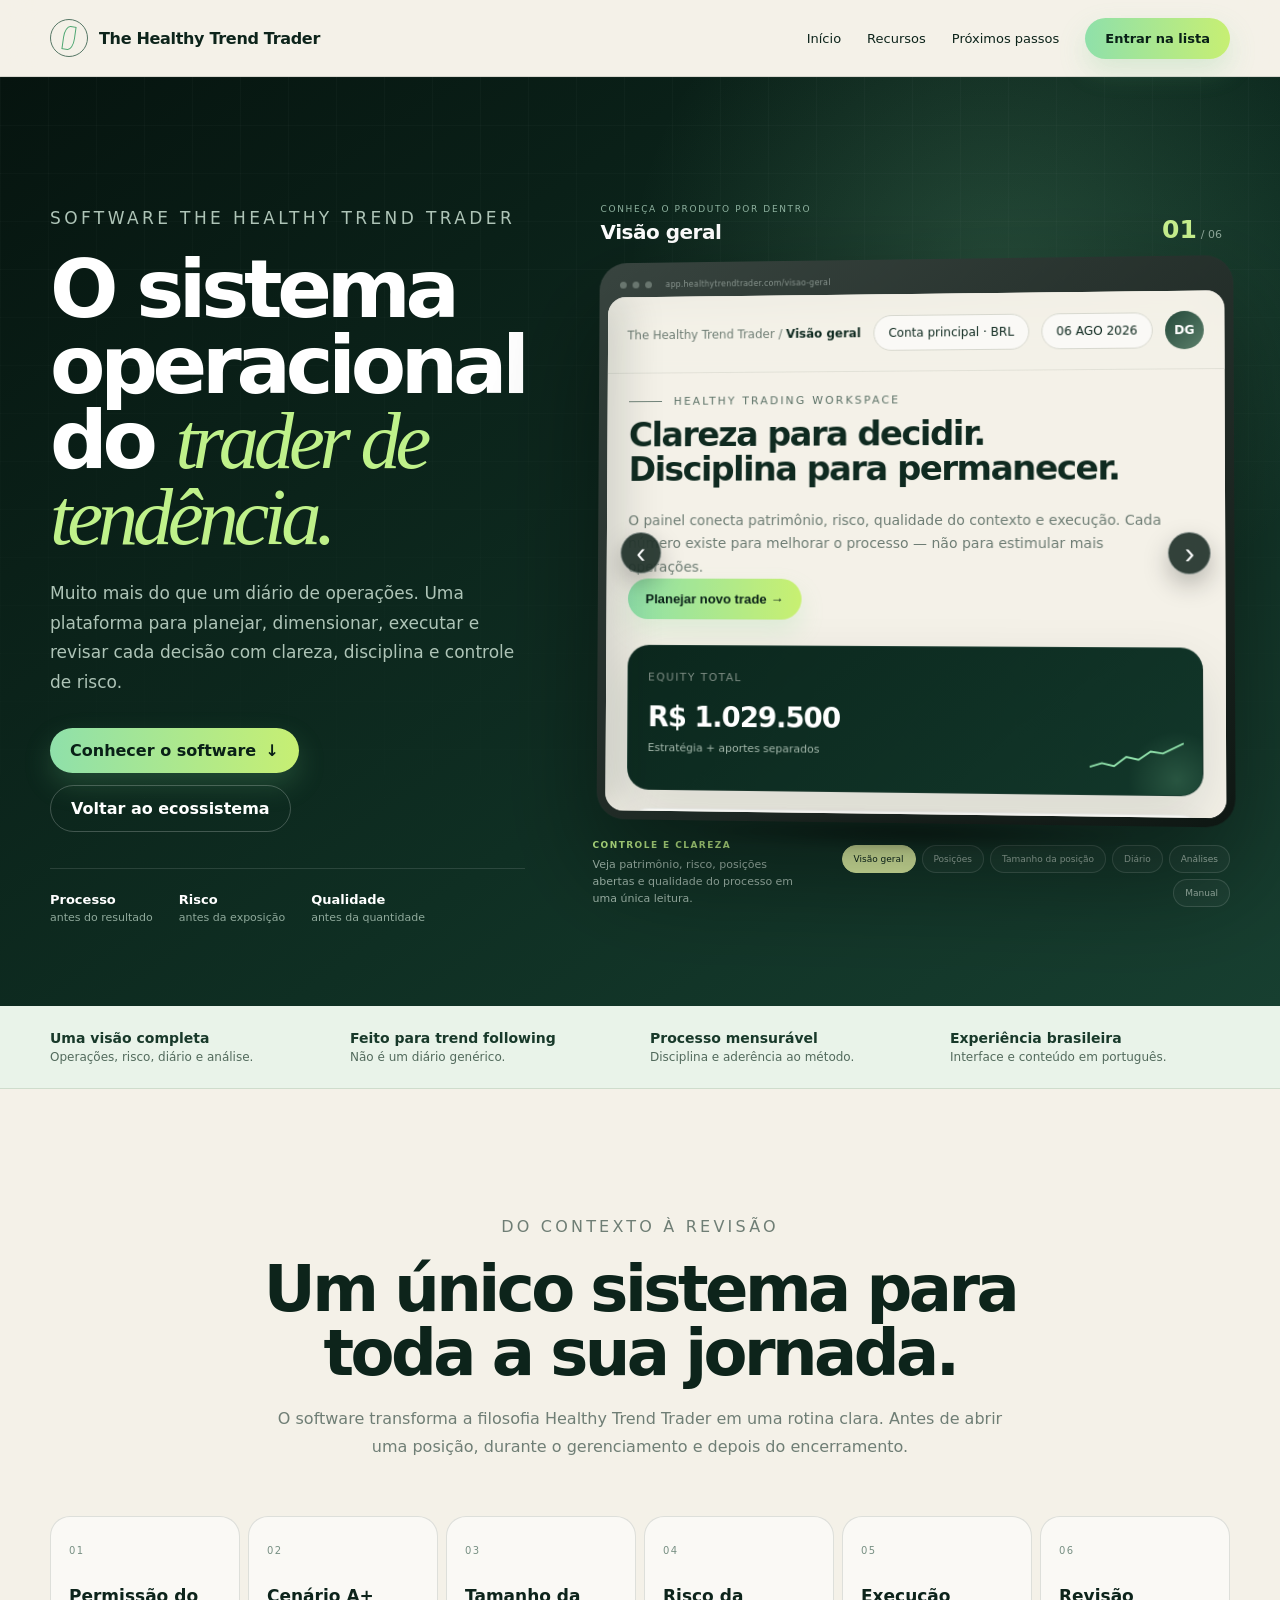
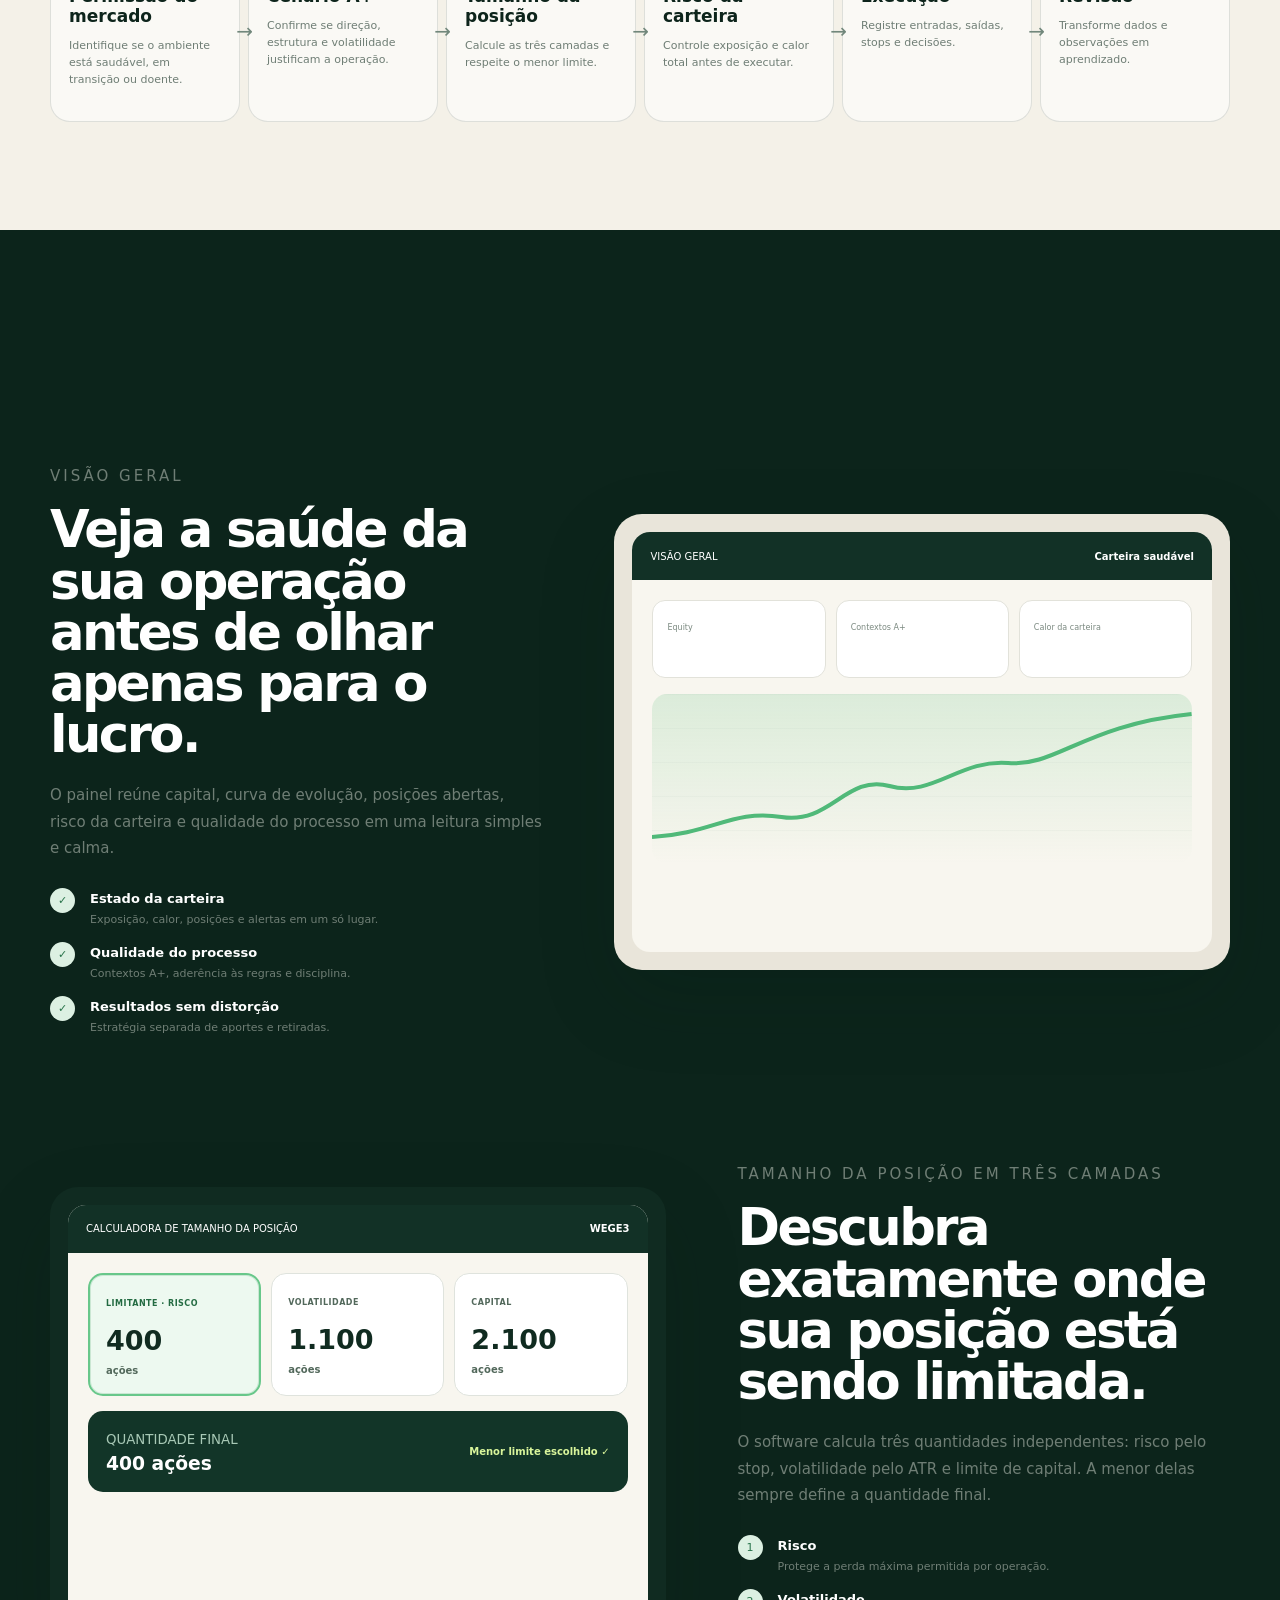
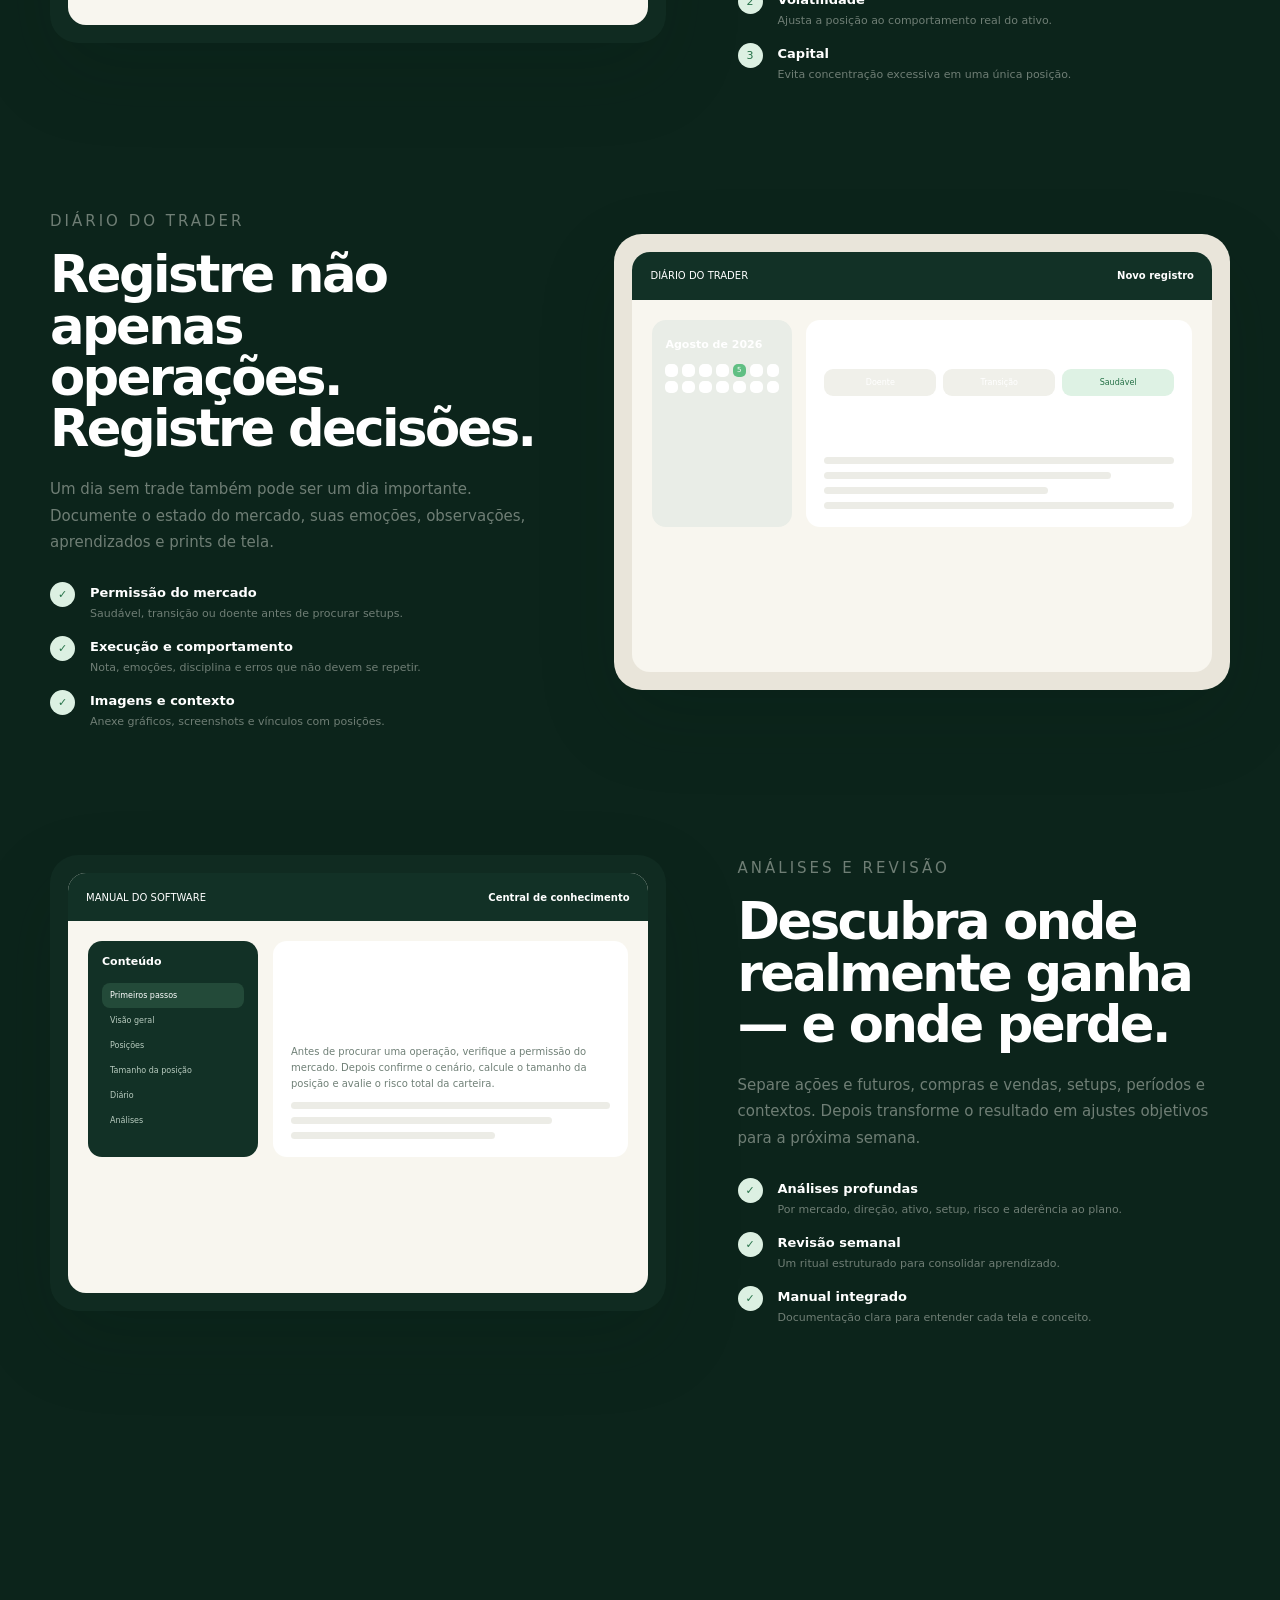
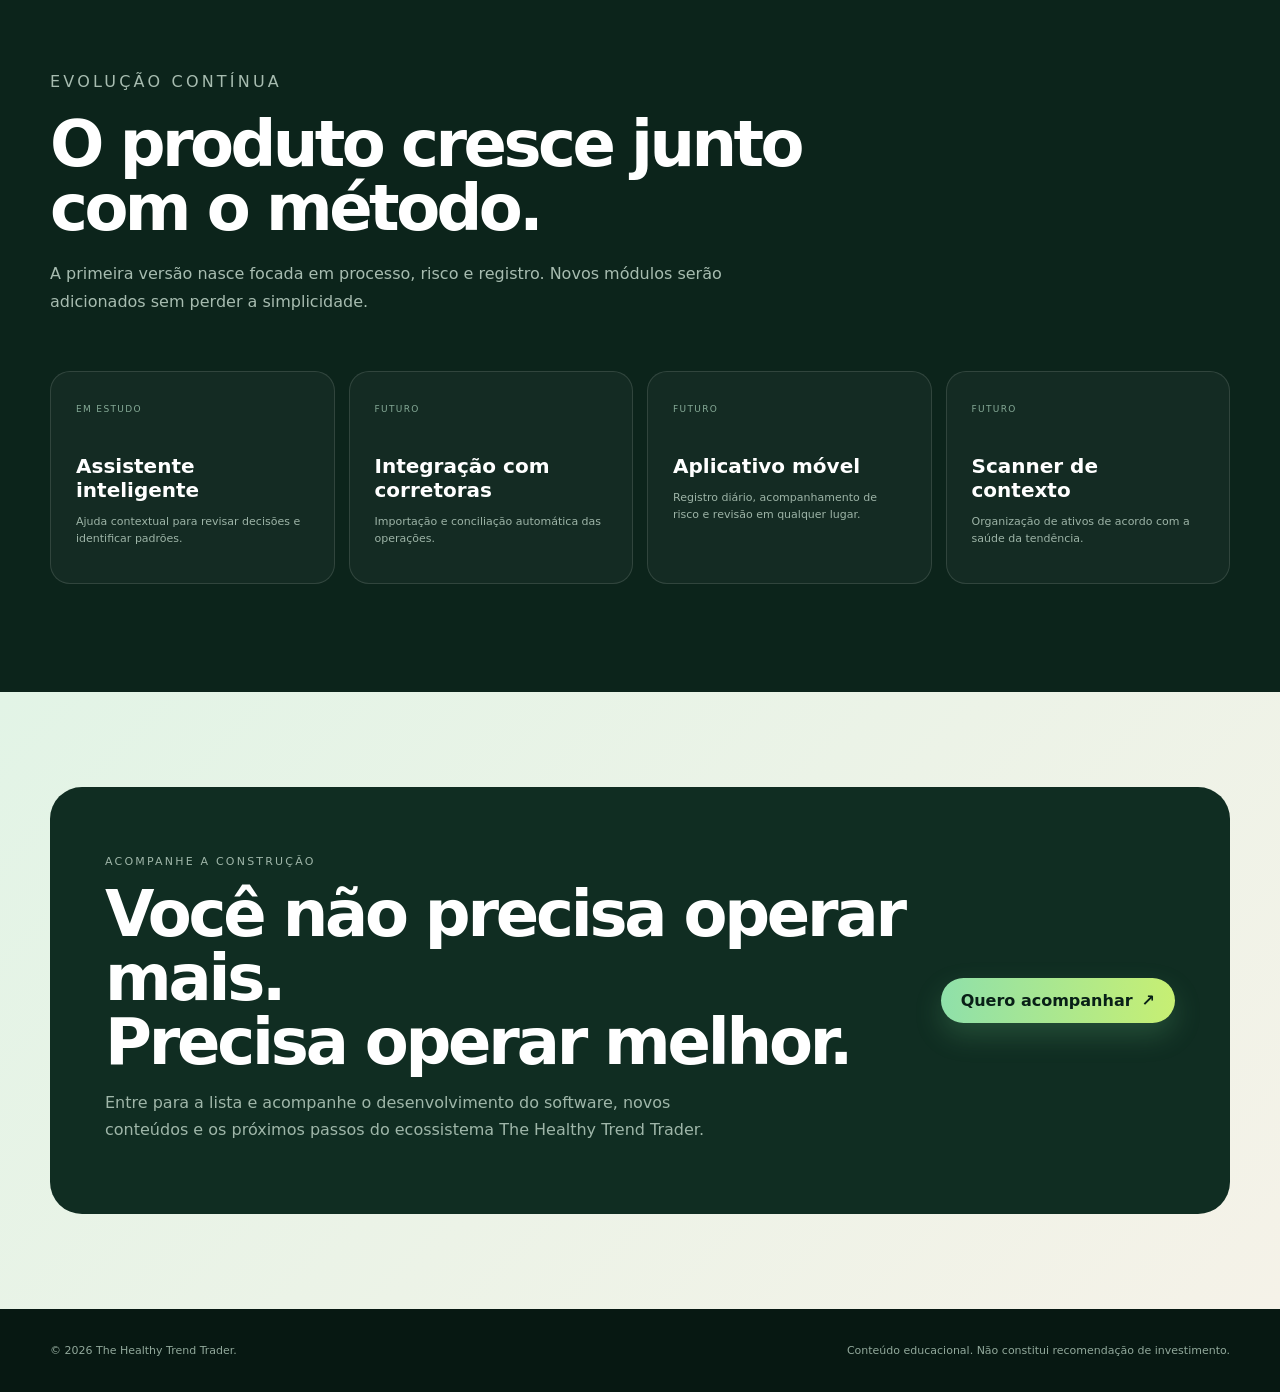
<file: software.html>
<!doctype html>
<html lang="pt-BR">
<head>
<meta charset="utf-8">
<meta name="viewport" content="width=device-width,initial-scale=1">
<meta name="theme-color" content="#0c241b">
<title>Software | The Healthy Trend Trader</title>
<meta name="description" content="Um sistema completo para planejar operações, calcular o tamanho da posição, controlar risco, registrar decisões e evoluir como trader de tendência.">
<link rel="stylesheet" href="software.css">
</head>
<body>
<header class="software-header"><nav class="software-nav shell">
<a class="brand-link" href="index.html"><span class="brand-orb"></span><span>The Healthy Trend Trader</span></a>
<div class="software-links"><a href="index.html">Início</a><a href="#recursos">Recursos</a><a href="#roadmap">Próximos passos</a><a class="soft-btn" href="#lista">Entrar na lista</a></div>
</nav></header>
<main>
<section class="hero-software"><div class="shell hero-grid">
<div class="hero-copy reveal"><p class="eyebrow">Software The Healthy Trend Trader</p><h1>O sistema operacional do <em>trader de tendência.</em></h1><p>Muito mais do que um diário de operações. Uma plataforma para planejar, dimensionar, executar e revisar cada decisão com clareza, disciplina e controle de risco.</p><div class="hero-actions"><a class="soft-btn" href="#demonstracao">Conhecer o software <span>↓</span></a><a class="soft-btn ghost" href="index.html">Voltar ao ecossistema</a></div><div class="hero-principles"><div><b>Processo</b>antes do resultado</div><div><b>Risco</b>antes da exposição</div><div><b>Qualidade</b>antes da quantidade</div></div></div>
<div class="product-showcase reveal" id="demonstracao" aria-label="Galeria de telas do software">
  <div class="showcase-top">
    <div class="showcase-title"><span>Conheça o produto por dentro</span><b id="showcaseCurrentTitle">Visão geral</b></div>
    <div class="showcase-counter"><strong id="showcaseCurrent">01</strong><span>/ 06</span></div>
  </div>
  <div class="device carousel-device">
    <div class="device-bar"><i></i><i></i><i></i><span id="showcaseBrowserLabel">app.healthytrendtrader.com/visao-geral</span></div>
    <div class="showcase-stage">
      <iframe id="showcaseFrame" src="assets/software/v5-preview.html?page=dashboard" title="Tela Visão geral do software The Healthy Trend Trader" loading="eager"></iframe>
      <button class="carousel-arrow prev" type="button" aria-label="Tela anterior" id="showcasePrev">‹</button>
      <button class="carousel-arrow next" type="button" aria-label="Próxima tela" id="showcaseNext">›</button>
    </div>
  </div>
  <div class="showcase-footer">
    <div class="showcase-copy"><span id="showcaseKicker">CONTROLE E CLAREZA</span><p id="showcaseDescription">Veja patrimônio, risco, posições abertas e qualidade do processo em uma única leitura.</p></div>
    <div class="showcase-tabs" role="tablist" aria-label="Telas do software">
      <button class="active" type="button" data-index="0">Visão geral</button>
      <button type="button" data-index="1">Posições</button>
      <button type="button" data-index="2">Tamanho da posição</button>
      <button type="button" data-index="3">Diário</button>
      <button type="button" data-index="4">Análises</button>
      <button type="button" data-index="5">Manual</button>
    </div>
  </div>
</div>
</div></section>
<section class="trust-strip"><div class="shell trust-inner"><div class="trust-item"><b>Uma visão completa</b>Operações, risco, diário e análise.</div><div class="trust-item"><b>Feito para trend following</b>Não é um diário genérico.</div><div class="trust-item"><b>Processo mensurável</b>Disciplina e aderência ao método.</div><div class="trust-item"><b>Experiência brasileira</b>Interface e conteúdo em português.</div></div></section>
<section class="section" id="recursos"><div class="shell"><div class="section-head center reveal"><p class="eyebrow">Do contexto à revisão</p><h2>Um único sistema para toda a sua jornada.</h2><p>O software transforma a filosofia Healthy Trend Trader em uma rotina clara. Antes de abrir uma posição, durante o gerenciamento e depois do encerramento.</p></div><div class="method-flow">
<div class="flow-step reveal"><span>01</span><h3>Permissão do mercado</h3><p>Identifique se o ambiente está saudável, em transição ou doente.</p></div><div class="flow-step reveal"><span>02</span><h3>Cenário A+</h3><p>Confirme se direção, estrutura e volatilidade justificam a operação.</p></div><div class="flow-step reveal"><span>03</span><h3>Tamanho da posição</h3><p>Calcule as três camadas e respeite o menor limite.</p></div><div class="flow-step reveal"><span>04</span><h3>Risco da carteira</h3><p>Controle exposição e calor total antes de executar.</p></div><div class="flow-step reveal"><span>05</span><h3>Execução</h3><p>Registre entradas, saídas, stops e decisões.</p></div><div class="flow-step reveal"><span>06</span><h3>Revisão</h3><p>Transforme dados e observações em aprendizado.</p></div>
</div></div></section>
<section class="section dark"><div class="shell">
<div class="feature-row"><div class="feature-copy reveal"><p class="eyebrow">Visão geral</p><h3>Veja a saúde da sua operação antes de olhar apenas para o lucro.</h3><p>O painel reúne capital, curva de evolução, posições abertas, risco da carteira e qualidade do processo em uma leitura simples e calma.</p><div class="feature-points"><div class="feature-point"><i>✓</i><div><b>Estado da carteira</b><p>Exposição, calor, posições e alertas em um só lugar.</p></div></div><div class="feature-point"><i>✓</i><div><b>Qualidade do processo</b><p>Contextos A+, aderência às regras e disciplina.</p></div></div><div class="feature-point"><i>✓</i><div><b>Resultados sem distorção</b><p>Estratégia separada de aportes e retiradas.</p></div></div></div></div><div class="feature-visual light reveal"><div class="mini-window"><div class="window-head"><span>VISÃO GERAL</span><b>Carteira saudável</b></div><div class="window-body"><div class="kpi-row"><div class="mini-kpi"><small>Equity</small><b>R$ 1.029.500</b></div><div class="mini-kpi"><small>Contextos A+</small><b>82%</b></div><div class="mini-kpi"><small>Calor da carteira</small><b>6,4%</b></div></div><div class="chart-fake"><svg viewBox="0 0 500 170" preserveAspectRatio="none"><path d="M0 143 C55 140 75 115 120 123 S180 80 220 92 S285 65 330 69 S400 31 500 20" fill="none" stroke="#50b979" stroke-width="4"/></svg></div></div></div></div></div>
<div class="feature-row reverse"><div class="feature-copy reveal"><p class="eyebrow">Tamanho da posição em três camadas</p><h3>Descubra exatamente onde sua posição está sendo limitada.</h3><p>O software calcula três quantidades independentes: risco pelo stop, volatilidade pelo ATR e limite de capital. A menor delas sempre define a quantidade final.</p><div class="feature-points"><div class="feature-point"><i>1</i><div><b>Risco</b><p>Protege a perda máxima permitida por operação.</p></div></div><div class="feature-point"><i>2</i><div><b>Volatilidade</b><p>Ajusta a posição ao comportamento real do ativo.</p></div></div><div class="feature-point"><i>3</i><div><b>Capital</b><p>Evita concentração excessiva em uma única posição.</p></div></div></div></div><div class="feature-visual reveal"><div class="mini-window"><div class="window-head"><span>CALCULADORA DE TAMANHO DA POSIÇÃO</span><b>WEGE3</b></div><div class="window-body"><div class="layer-cards"><div class="layer-card active"><small>Limitante · risco</small><b>400</b><span>ações</span></div><div class="layer-card"><small>Volatilidade</small><b>1.100</b><span>ações</span></div><div class="layer-card"><small>Capital</small><b>2.100</b><span>ações</span></div></div><div class="final-size"><div><small>QUANTIDADE FINAL</small><h3>400 ações</h3></div><b>Menor limite escolhido ✓</b></div></div></div></div></div>
<div class="feature-row"><div class="feature-copy reveal"><p class="eyebrow">Diário do Trader</p><h3>Registre não apenas operações. Registre decisões.</h3><p>Um dia sem trade também pode ser um dia importante. Documente o estado do mercado, suas emoções, observações, aprendizados e prints de tela.</p><div class="feature-points"><div class="feature-point"><i>✓</i><div><b>Permissão do mercado</b><p>Saudável, transição ou doente antes de procurar setups.</p></div></div><div class="feature-point"><i>✓</i><div><b>Execução e comportamento</b><p>Nota, emoções, disciplina e erros que não devem se repetir.</p></div></div><div class="feature-point"><i>✓</i><div><b>Imagens e contexto</b><p>Anexe gráficos, screenshots e vínculos com posições.</p></div></div></div></div><div class="feature-visual light reveal"><div class="mini-window"><div class="window-head"><span>DIÁRIO DO TRADER</span><b>Novo registro</b></div><div class="window-body journal-mock"><div class="calendar"><strong>Agosto de 2026</strong><div class="calendar-grid"> <i>1</i><i>2</i><i>3</i><i>4</i><i class="active">5</i><i>6</i><i>7</i><i>8</i><i>9</i><i>10</i><i>11</i><i>12</i><i>13</i><i>14</i></div></div><div class="journal-paper"><small>PERMISSÃO DO MERCADO</small><div class="permission"><span>Doente</span><span>Transição</span><span class="on">Saudável</span></div><h4>O mercado merece meu dinheiro hoje?</h4><div class="lines"><i></i><i></i><i></i><i></i></div></div></div></div></div></div>
<div class="feature-row reverse"><div class="feature-copy reveal"><p class="eyebrow">Análises e revisão</p><h3>Descubra onde realmente ganha — e onde perde.</h3><p>Separe ações e futuros, compras e vendas, setups, períodos e contextos. Depois transforme o resultado em ajustes objetivos para a próxima semana.</p><div class="feature-points"><div class="feature-point"><i>✓</i><div><b>Análises profundas</b><p>Por mercado, direção, ativo, setup, risco e aderência ao plano.</p></div></div><div class="feature-point"><i>✓</i><div><b>Revisão semanal</b><p>Um ritual estruturado para consolidar aprendizado.</p></div></div><div class="feature-point"><i>✓</i><div><b>Manual integrado</b><p>Documentação clara para entender cada tela e conceito.</p></div></div></div></div><div class="feature-visual reveal"><div class="mini-window"><div class="window-head"><span>MANUAL DO SOFTWARE</span><b>Central de conhecimento</b></div><div class="window-body manual-layout"><div class="manual-nav"><b>Conteúdo</b><span class="active">Primeiros passos</span><span>Visão geral</span><span>Posições</span><span>Tamanho da posição</span><span>Diário</span><span>Análises</span></div><div class="manual-body"><small>COMECE AQUI</small><h4>Como o método se transforma em rotina</h4><p>Antes de procurar uma operação, verifique a permissão do mercado. Depois confirme o cenário, calcule o tamanho da posição e avalie o risco total da carteira.</p><div class="lines"><i></i><i></i><i></i></div></div></div></div></div></div>
</div></section>
<section class="section dark" id="roadmap"><div class="shell"><div class="section-head reveal"><p class="eyebrow">Evolução contínua</p><h2>O produto cresce junto com o método.</h2><p>A primeira versão nasce focada em processo, risco e registro. Novos módulos serão adicionados sem perder a simplicidade.</p></div><div class="roadmap-grid"><div class="roadmap-card reveal"><span>Em estudo</span><h3>Assistente inteligente</h3><p>Ajuda contextual para revisar decisões e identificar padrões.</p></div><div class="roadmap-card reveal"><span>Futuro</span><h3>Integração com corretoras</h3><p>Importação e conciliação automática das operações.</p></div><div class="roadmap-card reveal"><span>Futuro</span><h3>Aplicativo móvel</h3><p>Registro diário, acompanhamento de risco e revisão em qualquer lugar.</p></div><div class="roadmap-card reveal"><span>Futuro</span><h3>Scanner de contexto</h3><p>Organização de ativos de acordo com a saúde da tendência.</p></div></div></div></section>
<section class="cta-soft" id="lista"><div class="shell"><div class="cta-panel reveal"><div><p class="eyebrow">Acompanhe a construção</p><h2>Você não precisa operar mais.<br>Precisa operar melhor.</h2><p>Entre para a lista e acompanhe o desenvolvimento do software, novos conteúdos e os próximos passos do ecossistema The Healthy Trend Trader.</p></div><a class="soft-btn" href="index.html#lista">Quero acompanhar <span>↗</span></a></div></div></section>
</main>
<footer class="software-footer"><div class="shell"><span>© 2026 The Healthy Trend Trader.</span><span>Conteúdo educacional. Não constitui recomendação de investimento.</span></div></footer>
<script>const observer=new IntersectionObserver(es=>es.forEach(e=>e.isIntersecting&&e.target.classList.add('visible')),{threshold:.08});document.querySelectorAll('.reveal').forEach(el=>observer.observe(el));</script>

<script>
const showcaseScreens = [
  {page:'dashboard',title:'Visão geral',slug:'visao-geral',kicker:'CONTROLE E CLAREZA',description:'Veja patrimônio, risco, posições abertas e qualidade do processo em uma única leitura.'},
  {page:'positions',title:'Posições',slug:'posicoes',kicker:'A OPERAÇÃO COMPLETA',description:'Acompanhe entradas, saídas parciais, ajustes de stop, resultado e contexto sem fragmentar o trade.'},
  {page:'risk',title:'Tamanho da posição',slug:'tamanho-da-posicao',kicker:'TRÊS CAMADAS DE PROTEÇÃO',description:'Compare risco, volatilidade e capital. O menor limite define automaticamente a quantidade final.'},
  {page:'journal',title:'Diário do Trader',slug:'diario',kicker:'DECISÕES TAMBÉM SÃO DADOS',description:'Registre o estado do mercado, emoções, aprendizados e capturas de tela — inclusive em dias sem operação.'},
  {page:'analytics',title:'Análises',slug:'analises',kicker:'DESCUBRA SEU VERDADEIRO DESEMPENHO',description:'Entenda onde ganha e perde por mercado, direção, ativo, período e aderência ao método.'},
  {page:'manual',title:'Manual do Software',slug:'manual',kicker:'APRENDA ENQUANTO USA',description:'Tenha toda a documentação do método e de cada tela disponível dentro do próprio produto.'}
];
let showcaseIndex=0;
const frame=document.getElementById('showcaseFrame');
const current=document.getElementById('showcaseCurrent');
const title=document.getElementById('showcaseCurrentTitle');
const label=document.getElementById('showcaseBrowserLabel');
const kicker=document.getElementById('showcaseKicker');
const description=document.getElementById('showcaseDescription');
const tabs=[...document.querySelectorAll('.showcase-tabs button')];
function showScreen(index){
  showcaseIndex=(index+showcaseScreens.length)%showcaseScreens.length;
  const screen=showcaseScreens[showcaseIndex];
  frame.classList.add('changing');
  setTimeout(()=>{frame.src=`assets/software/v5-preview.html?page=${screen.page}`;frame.title=`Tela ${screen.title} do software The Healthy Trend Trader`;frame.classList.remove('changing')},160);
  current.textContent=String(showcaseIndex+1).padStart(2,'0');
  title.textContent=screen.title; label.textContent=`app.healthytrendtrader.com/${screen.slug}`;
  kicker.textContent=screen.kicker; description.textContent=screen.description;
  tabs.forEach((tab,i)=>tab.classList.toggle('active',i===showcaseIndex));
}
document.getElementById('showcasePrev').addEventListener('click',()=>showScreen(showcaseIndex-1));
document.getElementById('showcaseNext').addEventListener('click',()=>showScreen(showcaseIndex+1));
tabs.forEach(tab=>tab.addEventListener('click',()=>showScreen(Number(tab.dataset.index))));
document.addEventListener('keydown',e=>{if(e.key==='ArrowLeft')showScreen(showcaseIndex-1);if(e.key==='ArrowRight')showScreen(showcaseIndex+1)});
</script>
</body></html>
</file>
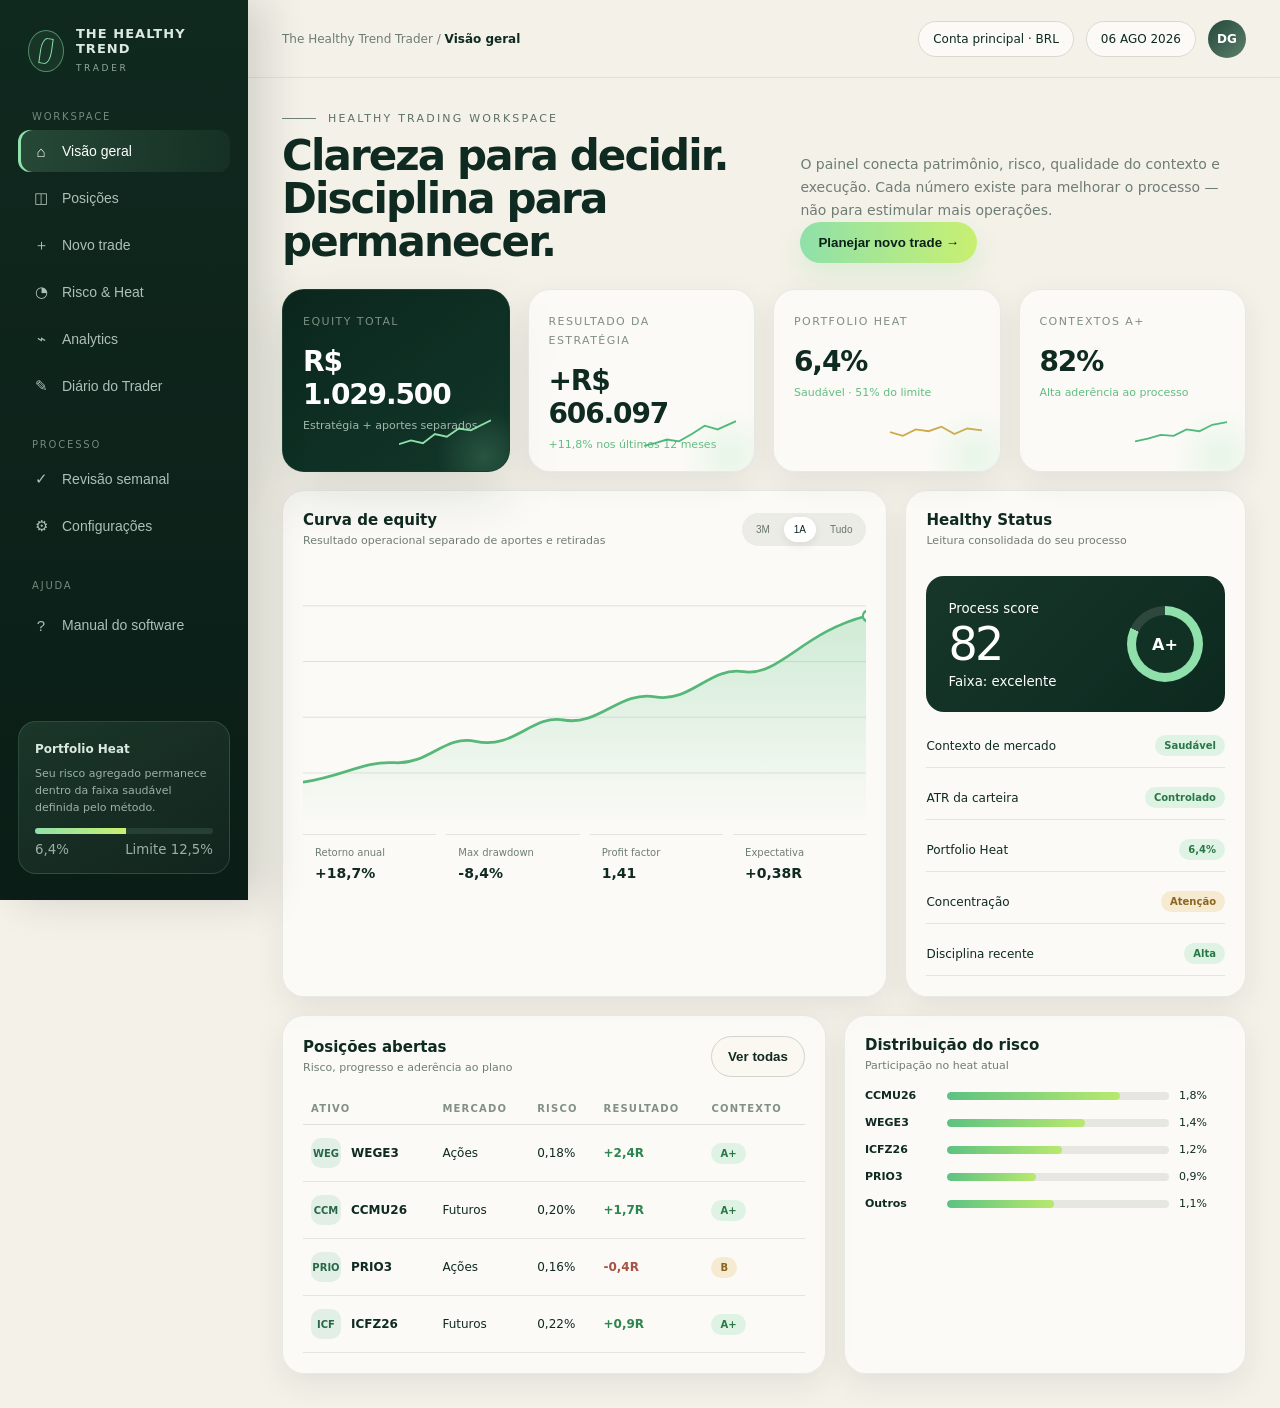
<file: assets/software/v5-preview.html>
<!doctype html>
<html lang="pt-BR">
<head>
<meta charset="utf-8" />
<meta name="viewport" content="width=device-width, initial-scale=1" />
<title>The Healthy Trend Trader — V4 Premium</title>
<style>
:root{--ink:#0f2a20;--ink-2:#17372a;--ink-3:#24483a;--paper:#f4f1e8;--paper-2:#ebe7dc;--muted:#6e7d74;--line:#d8d7cd;--mint:#8fe0aa;--lime:#c8f071;--good:#78d294;--warn:#e4bf69;--bad:#d88277;--white:#fff;--shadow:0 22px 55px rgba(18,42,32,.12);--soft:0 10px 30px rgba(18,42,32,.08)}
*{box-sizing:border-box}html,body{margin:0;min-height:100%;font-family:Inter,ui-sans-serif,system-ui,-apple-system,BlinkMacSystemFont,"Segoe UI",sans-serif;background:var(--paper);color:var(--ink)}
body{overflow-x:hidden}.app{min-height:100vh;display:grid;grid-template-columns:248px 1fr}.sidebar{background:linear-gradient(180deg,#10291f 0%,#0a1d16 100%);color:#dce9e1;padding:26px 18px;position:fixed;left:0;top:0;bottom:0;width:248px;display:flex;flex-direction:column;z-index:20;box-shadow:18px 0 40px rgba(9,26,19,.14)}
.brand{display:flex;gap:12px;align-items:center;padding:0 10px 26px}.mark{width:42px;height:42px;border:1px solid rgba(143,224,170,.5);border-radius:50%;display:grid;place-items:center;background:rgba(143,224,170,.07)}.mark:before{content:"";width:10px;height:24px;border:1.7px solid var(--mint);border-radius:50% 0 50% 0;transform:rotate(8deg)}.brand strong{display:block;font-size:13px;letter-spacing:.08em}.brand small{font-size:9px;letter-spacing:.3em;color:#94a99d}.nav-group{margin:10px 0 22px}.nav-label{padding:0 14px 8px;font-size:10px;text-transform:uppercase;letter-spacing:.18em;color:#718a7d}.nav{display:flex;flex-direction:column;gap:5px}.nav button{border:0;background:transparent;color:#aec0b7;text-align:left;padding:12px 14px;border-radius:12px;font-size:14px;display:flex;align-items:center;gap:12px;cursor:pointer;transition:.2s}.nav button:hover{background:rgba(255,255,255,.055);color:#fff}.nav button.active{background:linear-gradient(90deg,rgba(143,224,170,.18),rgba(143,224,170,.05));color:#fff;box-shadow:inset 3px 0 0 var(--mint)}.ico{width:18px;height:18px;display:grid;place-items:center;font-size:15px}.side-card{margin-top:auto;background:linear-gradient(145deg,rgba(143,224,170,.12),rgba(255,255,255,.035));border:1px solid rgba(143,224,170,.17);border-radius:18px;padding:16px}.side-card b{font-size:12px}.side-card p{font-size:11px;line-height:1.55;color:#9eb1a7;margin:8px 0 12px}.heatline{height:6px;border-radius:999px;background:#274036;overflow:hidden}.heatline span{display:block;width:51%;height:100%;background:linear-gradient(90deg,var(--mint),var(--lime))}.side-card small{display:flex;justify-content:space-between;margin-top:8px;color:#9db0a6}
.main{grid-column:2;min-width:0}.topbar{height:78px;position:sticky;top:0;z-index:15;background:rgba(244,241,232,.86);backdrop-filter:blur(16px);border-bottom:1px solid rgba(15,42,32,.08);display:flex;align-items:center;justify-content:space-between;padding:0 34px}.crumb{font-size:12px;color:var(--muted)}.crumb b{color:var(--ink)}.top-actions{display:flex;align-items:center;gap:12px}.pill{border:1px solid #d7d8cf;background:rgba(255,255,255,.62);border-radius:999px;padding:10px 14px;font-size:12px;color:var(--ink)}.avatar{width:38px;height:38px;border-radius:50%;background:linear-gradient(135deg,var(--ink-3),#5c806b);color:#fff;display:grid;place-items:center;font-size:12px;font-weight:700}
.content{padding:34px;max-width:1600px;margin:0 auto}.page{display:none}.page.active{display:block}.eyebrow{display:flex;align-items:center;gap:12px;font-size:11px;letter-spacing:.2em;text-transform:uppercase;color:#5b7166}.eyebrow:before{content:"";width:34px;height:1px;background:#6f8278}.hero{display:flex;align-items:flex-end;justify-content:space-between;gap:24px;margin-bottom:26px}.hero h1{font-size:42px;line-height:1.02;letter-spacing:-.045em;margin:10px 0 0;max-width:760px}.hero p{max-width:550px;color:var(--muted);font-size:14px;line-height:1.65;margin:0}.primary{border:0;background:linear-gradient(90deg,var(--mint),var(--lime));padding:13px 18px;border-radius:999px;color:#092117;font-weight:700;cursor:pointer;box-shadow:0 12px 24px rgba(140,218,150,.22)}.secondary{border:1px solid #cfd4cc;background:#faf8f1;padding:12px 16px;border-radius:999px;color:var(--ink);font-weight:650;cursor:pointer}
.grid{display:grid;gap:18px}.kpis{grid-template-columns:repeat(4,minmax(0,1fr));margin-bottom:18px}.card{background:rgba(255,255,255,.62);border:1px solid rgba(15,42,32,.08);border-radius:22px;box-shadow:var(--soft);padding:20px}.card.dark{background:linear-gradient(145deg,#0b271d,#12372a);color:#fff;border-color:rgba(255,255,255,.06);box-shadow:var(--shadow)}.kpi{min-height:146px;position:relative;overflow:hidden}.kpi:after{content:"";position:absolute;width:100px;height:100px;border-radius:50%;background:radial-gradient(circle,rgba(143,224,170,.18),transparent 67%);right:-25px;bottom:-35px}.kpi small{font-size:11px;text-transform:uppercase;letter-spacing:.13em;color:#7f8e85}.dark .kpi small{color:#8fc8aa}.kpi strong{display:block;font-size:28px;margin:16px 0 8px;letter-spacing:-.04em}.delta{font-size:11px;color:#658075}.delta.good{color:#62bd81}.dark .delta{color:#a4b8ac}.mini-spark{position:absolute;right:18px;bottom:18px;width:92px;height:38px}
.dashboard-grid{grid-template-columns:1.6fr .9fr}.chart-card{min-height:390px}.card-head{display:flex;align-items:center;justify-content:space-between;margin-bottom:16px}.card-head h3{margin:0;font-size:15px}.card-head span{font-size:11px;color:var(--muted)}.tabs{display:flex;gap:4px;background:#ebece5;border-radius:999px;padding:4px}.tabs button{border:0;background:transparent;padding:7px 10px;border-radius:999px;font-size:10px;color:#69776f}.tabs button.active{background:#fff;color:var(--ink);box-shadow:0 3px 10px rgba(10,30,20,.08)}
.equity-svg{width:100%;height:260px}.axis{stroke:#d9ddd5;stroke-width:1}.equity-area{fill:url(#area)}.equity-line{fill:none;stroke:#56b779;stroke-width:3}.dot{fill:#f7fff9;stroke:#56b779;stroke-width:3}.chart-footer{display:grid;grid-template-columns:repeat(4,1fr);gap:10px;margin-top:6px}.metric{padding:12px;border-top:1px solid #e3e4dc}.metric small{display:block;font-size:10px;color:var(--muted);margin-bottom:5px}.metric b{font-size:14px}.health-panel{display:flex;flex-direction:column;gap:12px}.health-score{padding:22px;border-radius:18px;background:linear-gradient(135deg,#17372a,#0d291f);color:#fff}.score-row{display:flex;justify-content:space-between;align-items:center}.score{font-size:46px;letter-spacing:-.06em}.ring{width:76px;height:76px;border-radius:50%;background:conic-gradient(var(--mint) 0 82%,rgba(255,255,255,.12) 82%);display:grid;place-items:center}.ring:after{content:"A+";width:58px;height:58px;border-radius:50%;background:#123125;display:grid;place-items:center;font-weight:800}.status-list{display:flex;flex-direction:column;gap:8px}.status{display:flex;justify-content:space-between;align-items:center;padding:11px 0;border-bottom:1px solid #e3e4dc;font-size:12px}.badge{padding:5px 9px;border-radius:999px;font-size:10px;font-weight:700}.badge.good{background:#dff3e5;color:#297746}.badge.warn{background:#f6ebd1;color:#8a6420}.badge.bad{background:#f5dfdb;color:#91483d}
.lower-grid{grid-template-columns:1.15fr .85fr;margin-top:18px}.positions-table{width:100%;border-collapse:collapse}.positions-table th{text-align:left;font-size:10px;text-transform:uppercase;letter-spacing:.12em;color:#829087;padding:10px 8px;border-bottom:1px solid #dedfd8}.positions-table td{font-size:12px;padding:13px 8px;border-bottom:1px solid #e4e5de}.asset{display:flex;align-items:center;gap:10px;font-weight:750}.asset-dot{width:30px;height:30px;border-radius:10px;background:#e2efe7;display:grid;place-items:center;color:#296847;font-size:10px}.money.good{color:#2d8550;font-weight:700}.money.bad{color:#a85147;font-weight:700}.risk-bars{display:flex;flex-direction:column;gap:14px}.risk-item{display:grid;grid-template-columns:72px 1fr 46px;gap:10px;align-items:center;font-size:11px}.bar{height:8px;border-radius:999px;background:#e6e7e0;overflow:hidden}.bar span{display:block;height:100%;border-radius:inherit;background:linear-gradient(90deg,#5cc282,#b9e96e)}
.section-title{display:flex;justify-content:space-between;align-items:end;margin:22px 0 14px}.section-title h2{font-size:22px;margin:0}.section-title p{font-size:12px;color:var(--muted);margin:4px 0 0}.filterbar{display:flex;gap:8px;flex-wrap:wrap}.filterbar button{border:1px solid #d6d9d2;background:#fbfaf5;border-radius:999px;padding:8px 12px;font-size:11px}.filterbar button.active{background:var(--ink);color:#fff;border-color:var(--ink)}
.positions-grid{grid-template-columns:repeat(3,minmax(0,1fr))}.position-card{padding:0;overflow:hidden;cursor:pointer;transition:.2s}.position-card:hover{transform:translateY(-3px);box-shadow:var(--shadow)}.position-top{padding:18px;background:linear-gradient(135deg,#113126,#1b4636);color:#fff}.position-top .row,.row{display:flex;align-items:center;justify-content:space-between}.position-top h3{font-size:21px;margin:14px 0 4px}.position-top p{font-size:11px;color:#a8c4b5;margin:0}.position-body{padding:17px}.data-pairs{display:grid;grid-template-columns:1fr 1fr;gap:13px}.pair small{display:block;font-size:9px;text-transform:uppercase;color:#829087;letter-spacing:.1em}.pair b{font-size:12px}.progress{height:7px;background:#e6e8e1;border-radius:999px;margin-top:16px;overflow:hidden}.progress span{display:block;width:62%;height:100%;background:linear-gradient(90deg,var(--mint),var(--lime))}
.trade-layout{grid-template-columns:220px 1fr 320px;align-items:start}.steps{position:sticky;top:110px}.step{display:flex;gap:12px;padding:12px 0;border-bottom:1px solid #dcddd6}.step-num{width:27px;height:27px;border-radius:50%;background:#e5e8e1;display:grid;place-items:center;font-size:10px}.step.active .step-num,.step.done .step-num{background:var(--ink);color:#fff}.step b{display:block;font-size:12px}.step small{font-size:10px;color:var(--muted)}.form-card h3{font-size:17px;margin:0 0 4px}.form-card>p{font-size:12px;color:var(--muted);margin:0 0 20px}.form-grid{display:grid;grid-template-columns:1fr 1fr;gap:14px}.field label{display:block;font-size:10px;color:#68786f;text-transform:uppercase;letter-spacing:.1em;margin:0 0 7px}.field input,.field select,.field textarea{width:100%;border:1px solid #d7dad3;background:#fbfaf6;border-radius:12px;padding:12px 13px;color:var(--ink);outline:none;font:inherit;font-size:12px}.field textarea{min-height:92px;resize:vertical}.field.full{grid-column:1/-1}.checklist{display:flex;flex-direction:column;gap:8px}.check{display:flex;align-items:center;gap:10px;padding:10px 12px;border:1px solid #dfe1da;border-radius:12px;background:#fbfaf5;cursor:pointer;font-size:11px}.check input{accent-color:#2f8b53}.summary-box{position:sticky;top:110px}.calc{background:linear-gradient(145deg,#0b281e,#173e2f);color:#fff;border-radius:20px;padding:20px}.calc small{color:#8ec4a5}.calc .big{font-size:34px;margin:10px 0}.calc-grid{display:grid;grid-template-columns:1fr 1fr;gap:12px;margin-top:18px}.calc-grid div{border-top:1px solid rgba(255,255,255,.12);padding-top:10px}.calc-grid b{display:block;font-size:13px}.calc-grid small{font-size:9px}.a-plus{margin-top:12px;padding:16px;border:1px solid #bcd8c5;background:#e9f7ed;border-radius:16px;color:#286943}.a-plus b{display:block;font-size:14px}.a-plus small{font-size:10px}
.analytics-grid{grid-template-columns:1fr 1fr}.donut-wrap{display:flex;align-items:center;justify-content:center;gap:32px;padding:20px}.donut{width:170px;height:170px;border-radius:50%;background:conic-gradient(#4db879 0 80%,#b8df73 80% 91%,#e0bd67 91% 97%,#d97e72 97%);position:relative}.donut:after{content:"R$ 606k";position:absolute;inset:26px;background:#fbfaf5;border-radius:50%;display:grid;place-items:center;font-weight:800}.legend{display:flex;flex-direction:column;gap:10px;font-size:11px}.legend i{width:8px;height:8px;border-radius:50%;display:inline-block;margin-right:8px}.bars{height:230px;display:flex;align-items:end;gap:14px;padding:12px 10px 0;border-bottom:1px solid #dfe1da}.bars div{flex:1;background:linear-gradient(180deg,#75cd91,#275f47);border-radius:8px 8px 0 0;position:relative;min-width:28px}.bars span{position:absolute;bottom:-24px;width:100%;text-align:center;font-size:9px;color:#748279}.bars b{position:absolute;top:-20px;width:100%;text-align:center;font-size:9px}
.review-grid{grid-template-columns:1.1fr .9fr}.quote{font-size:31px;line-height:1.12;letter-spacing:-.04em;margin:12px 0 20px}.journal-list{display:flex;flex-direction:column;gap:10px}.journal{padding:14px;border:1px solid #e0e2db;border-radius:14px;background:#fbfaf6}.journal b{font-size:12px}.journal p{font-size:11px;color:var(--muted);line-height:1.55;margin:7px 0 0}.scorecards{grid-template-columns:repeat(3,1fr)}.scorecard{text-align:center}.scorecard strong{font-size:36px}.scorecard small{display:block;color:var(--muted);font-size:10px}
.settings-grid{grid-template-columns:1fr 1fr}.setting-row{display:flex;justify-content:space-between;align-items:center;padding:15px 0;border-bottom:1px solid #e0e1da}.setting-row b{font-size:12px}.setting-row small{display:block;font-size:10px;color:var(--muted);margin-top:3px}.toggle{width:42px;height:24px;border-radius:999px;background:#dfe3dc;padding:3px;cursor:pointer}.toggle span{display:block;width:18px;height:18px;background:#fff;border-radius:50%;box-shadow:0 2px 7px rgba(0,0,0,.12)}.toggle.on{background:#6bc688}.toggle.on span{margin-left:18px}.modal{position:fixed;inset:0;background:rgba(5,19,13,.62);display:none;place-items:center;z-index:50;padding:24px}.modal.open{display:grid}.modal-box{width:min(980px,95vw);max-height:90vh;overflow:auto;background:var(--paper);border-radius:26px;box-shadow:0 40px 90px rgba(0,0,0,.3);padding:28px}.close{border:0;background:#e7e9e2;border-radius:50%;width:34px;height:34px;cursor:pointer}.timeline{display:flex;flex-direction:column;gap:14px;margin-top:20px}.event{display:grid;grid-template-columns:20px 120px 1fr;gap:12px;align-items:start}.event .line-dot{width:10px;height:10px;border-radius:50%;background:#63bf83;margin-top:4px}.event small{color:var(--muted)}

/* Three-layer position sizing */
.three-layer-hero{background:linear-gradient(145deg,#0b281e,#163d2e);color:#fff;border-radius:24px;padding:26px;position:relative;overflow:hidden}
.three-layer-hero:after{content:"";position:absolute;width:260px;height:260px;border-radius:50%;right:-90px;top:-110px;background:radial-gradient(circle,rgba(143,224,170,.18),transparent 68%)}
.three-layer-hero h2{font-size:28px;letter-spacing:-.04em;margin:8px 0 8px}.three-layer-hero p{max-width:750px;color:#a8c2b4;font-size:12px;line-height:1.7;margin:0}
.layer-grid{grid-template-columns:repeat(3,minmax(0,1fr));margin-top:18px}.layer-card{position:relative;min-height:230px;padding:22px;overflow:hidden}.layer-card.winner{border:2px solid #79d89a;background:linear-gradient(145deg,#effaf2,#fff);box-shadow:0 18px 42px rgba(70,155,98,.18)}
.layer-index{width:34px;height:34px;border-radius:50%;display:grid;place-items:center;background:#e7ece7;font-size:11px;font-weight:800}.winner .layer-index{background:#1c5a3a;color:#fff}.layer-card h3{font-size:16px;margin:18px 0 5px}.layer-card>p{font-size:11px;color:var(--muted);line-height:1.55;min-height:34px}.layer-formula{margin:16px 0 12px;padding:11px 12px;border-radius:12px;background:#f0f1eb;font-size:10px;color:#4e6257}.winner .layer-formula{background:#e1f3e7}.layer-value{font-size:29px;letter-spacing:-.04em;font-weight:800}.layer-sub{display:block;margin-top:5px;font-size:10px;color:var(--muted)}
.limit-ribbon{position:absolute;top:17px;right:-34px;transform:rotate(35deg);background:#1f6d45;color:#fff;padding:6px 38px;font-size:8px;letter-spacing:.12em;text-transform:uppercase;font-weight:800}
.decision-card{display:grid;grid-template-columns:1fr auto;gap:24px;align-items:center;margin-top:18px;padding:24px 26px;background:linear-gradient(90deg,#e4f4e8,#f8fbf5);border:1px solid #b9d9c2;border-radius:22px}.decision-card small{font-size:10px;text-transform:uppercase;letter-spacing:.13em;color:#5f7869}.decision-card h3{font-size:24px;margin:7px 0 6px}.decision-card p{font-size:12px;color:#5f7168;line-height:1.6;margin:0}.decision-qty{text-align:right}.decision-qty strong{display:block;font-size:38px;letter-spacing:-.05em}.decision-qty span{font-size:10px;color:#557064}
.position-size-flow{display:grid;grid-template-columns:1fr auto 1fr auto 1fr auto 1.15fr;gap:10px;align-items:center;margin-top:18px}.flow-box{padding:14px;border:1px solid #dce1da;border-radius:14px;background:#fbfaf5;text-align:center}.flow-box b{display:block;font-size:14px}.flow-box small{font-size:9px;color:var(--muted)}.flow-arrow{font-size:18px;color:#789083}.flow-box.final{background:#153b2d;color:#fff;border-color:#153b2d}.flow-box.final small{color:#9cc2ac}
.risk-detail-grid{grid-template-columns:1.2fr .8fr;margin-top:18px}.explain-list{display:flex;flex-direction:column;gap:12px}.explain-item{display:grid;grid-template-columns:30px 1fr;gap:10px}.explain-item span{width:26px;height:26px;border-radius:50%;background:#e1eee5;display:grid;place-items:center;font-size:10px;font-weight:800}.explain-item b{font-size:12px}.explain-item p{font-size:10px;color:var(--muted);line-height:1.5;margin:3px 0 0}
.mini-layer-summary{margin-top:14px;padding:14px;border:1px solid rgba(255,255,255,.13);border-radius:15px}.mini-layer-row{display:flex;justify-content:space-between;padding:8px 0;border-bottom:1px solid rgba(255,255,255,.09);font-size:10px}.mini-layer-row:last-child{border-bottom:0}.mini-layer-row strong{font-size:11px}.mini-layer-row.selected{color:var(--lime)}
@media(max-width:1200px){.kpis{grid-template-columns:repeat(2,1fr)}.dashboard-grid,.lower-grid,.trade-layout,.analytics-grid,.review-grid,.settings-grid{grid-template-columns:1fr}.summary-box,.steps{position:static}.positions-grid{grid-template-columns:repeat(2,1fr)}.layer-grid,.risk-detail-grid{grid-template-columns:1fr}.position-size-flow{grid-template-columns:1fr}.flow-arrow{transform:rotate(90deg)}.decision-card{grid-template-columns:1fr}.decision-qty{text-align:left}}
@media(max-width:800px){.app{grid-template-columns:1fr}.sidebar{transform:translateX(-100%)}.main{grid-column:1}.content{padding:22px}.topbar{padding:0 20px}.hero{align-items:flex-start;flex-direction:column}.hero h1{font-size:34px}.kpis,.positions-grid,.scorecards{grid-template-columns:1fr}.form-grid{grid-template-columns:1fr}.field.full{grid-column:auto}}

/* V3 interactive risk calculator */
.risk-calculator-layout{grid-template-columns:minmax(0,1.08fr) minmax(360px,.92fr);align-items:start;margin-top:18px}.calculator-panel{padding:24px}.calculator-header{display:flex;align-items:flex-start;justify-content:space-between;gap:20px;margin-bottom:20px}.calculator-header h2{font-size:24px;margin:4px 0 6px;letter-spacing:-.035em}.calculator-header p{font-size:11px;color:var(--muted);line-height:1.6;margin:0;max-width:620px}.calc-badge{white-space:nowrap;padding:9px 12px;border-radius:999px;background:#e7f5eb;color:#2a7046;font-size:9px;font-weight:800;letter-spacing:.1em;text-transform:uppercase}.calculator-fields{display:grid;grid-template-columns:repeat(3,minmax(0,1fr));gap:13px}.calculator-fields .field.wide{grid-column:span 2}.calculator-hint{margin-top:16px;padding:14px 15px;border-radius:14px;background:#f0f4ed;border:1px solid #dce5db;font-size:10px;color:#577066;line-height:1.6}.calculator-hint b{color:var(--ink)}.result-panel{background:linear-gradient(145deg,#0a281e,#173d2f);color:#fff;border-radius:24px;padding:24px;position:sticky;top:106px;overflow:hidden;box-shadow:var(--shadow)}.result-panel:after{content:"";position:absolute;width:220px;height:220px;right:-90px;top:-95px;border-radius:50%;background:radial-gradient(circle,rgba(143,224,170,.2),transparent 67%)}.result-kicker{font-size:9px;text-transform:uppercase;letter-spacing:.15em;color:#91c3a8}.result-main{margin:13px 0 18px}.result-main strong{display:block;font-size:48px;line-height:1;letter-spacing:-.05em}.result-main span{display:block;margin-top:7px;font-size:10px;color:#a8c2b4}.result-reason{padding:14px;border:1px solid rgba(255,255,255,.12);background:rgba(255,255,255,.05);border-radius:15px;font-size:11px;line-height:1.55;color:#d4e4da}.result-reason b{color:#a9ebbc}.result-grid{display:grid;grid-template-columns:1fr 1fr;gap:10px;margin-top:15px}.result-metric{padding-top:11px;border-top:1px solid rgba(255,255,255,.12)}.result-metric small{display:block;font-size:8px;text-transform:uppercase;letter-spacing:.1em;color:#8db49f;margin-bottom:5px}.result-metric b{font-size:12px}.layer-grid.live .layer-card{transition:.22s}.layer-grid.live .layer-card.winner{transform:translateY(-4px)}.layer-value small{font-size:11px;font-weight:500;color:var(--muted)}.layer-detail{margin-top:9px;font-size:9px;color:var(--muted);line-height:1.5}.input-error{border-color:#c66d63!important;background:#fff6f4!important}.calc-warning{display:none;margin-top:12px;padding:11px 13px;border-radius:12px;background:#f7e4e0;color:#8e473d;font-size:10px}.calc-warning.show{display:block}.formula-note{font-size:9px;color:#819188;margin-top:4px}.unit-toggle{display:flex;background:#eceee7;border-radius:11px;padding:3px}.unit-toggle button{flex:1;border:0;background:transparent;border-radius:8px;padding:8px;font:inherit;font-size:10px;cursor:pointer;color:#6a7a71}.unit-toggle button.active{background:#fff;color:var(--ink);box-shadow:0 2px 8px rgba(15,42,32,.09)}
@media(max-width:1050px){.risk-calculator-layout{grid-template-columns:1fr}.result-panel{position:relative;top:auto}.calculator-fields{grid-template-columns:1fr 1fr}}@media(max-width:680px){.calculator-fields{grid-template-columns:1fr}.calculator-fields .field.wide{grid-column:auto}.calculator-header{flex-direction:column}.result-main strong{font-size:40px}}

/* V4 — Trader Journal */
.journal-hero-card{background:linear-gradient(135deg,#0c2b20 0%,#153e2e 64%,#245a41 100%);color:#fff;border-radius:28px;padding:28px;position:relative;overflow:hidden;box-shadow:var(--shadow)}
.journal-hero-card:after{content:"";position:absolute;width:280px;height:280px;border-radius:50%;right:-90px;top:-130px;background:radial-gradient(circle,rgba(200,240,113,.22),transparent 68%)}
.journal-hero-grid{display:grid;grid-template-columns:1.25fr .75fr;gap:22px;align-items:end;position:relative;z-index:1}.journal-hero-card h2{font-size:34px;line-height:1.05;letter-spacing:-.045em;margin:8px 0 12px}.journal-hero-card p{color:#b4cbbf;max-width:680px;line-height:1.7;font-size:13px}.journal-datebox{background:rgba(255,255,255,.075);border:1px solid rgba(255,255,255,.12);border-radius:20px;padding:18px}.journal-datebox small{display:block;color:#9fc0af;font-size:10px;text-transform:uppercase;letter-spacing:.14em}.journal-datebox strong{display:block;font-size:28px;margin:8px 0 4px}.journal-datebox span{font-size:11px;color:#b4cbbf}
.permission-strip{display:grid;grid-template-columns:repeat(3,1fr);gap:10px;margin-top:18px}.permission-option{border:1px solid rgba(255,255,255,.13);background:rgba(255,255,255,.045);color:#dcebe3;border-radius:16px;padding:14px;text-align:left;cursor:pointer;transition:.2s}.permission-option:hover{transform:translateY(-2px);background:rgba(255,255,255,.08)}.permission-option.active{background:#eef8ef;color:#123426;border-color:#bde7c8}.permission-option b{display:block;font-size:12px;margin-bottom:5px}.permission-option small{font-size:10px;line-height:1.45;opacity:.8}
.journal-layout{grid-template-columns:330px 1fr;margin-top:18px;align-items:start}.journal-sidebar{position:sticky;top:108px}.journal-stat{display:flex;align-items:center;justify-content:space-between;padding:13px 0;border-bottom:1px solid #e2e3dc}.journal-stat:last-child{border-bottom:0}.journal-stat span{font-size:11px;color:var(--muted)}.journal-stat b{font-size:13px}.calendar-mini{display:grid;grid-template-columns:repeat(7,1fr);gap:5px;margin-top:14px}.calendar-mini span{aspect-ratio:1;border-radius:9px;display:grid;place-items:center;font-size:10px;color:#718078;background:#eeefe8}.calendar-mini span.has{background:#dff2e4;color:#286b43;font-weight:700}.calendar-mini span.today{background:var(--ink);color:#fff;box-shadow:0 7px 15px rgba(15,42,32,.16)}
.journal-feed{display:flex;flex-direction:column;gap:14px}.journal-entry{padding:0;overflow:hidden}.journal-entry-head{display:flex;justify-content:space-between;gap:18px;padding:20px 20px 15px;border-bottom:1px solid #e4e5df}.journal-entry-head h3{font-size:18px;margin:4px 0}.journal-entry-head p{font-size:11px;color:var(--muted);margin:0}.market-chip{display:inline-flex;align-items:center;gap:7px;padding:7px 10px;border-radius:999px;font-size:10px;font-weight:750}.market-chip.green{background:#def3e5;color:#246b41}.market-chip.yellow{background:#f6ecd2;color:#886421}.market-chip.red{background:#f3dedb;color:#8e433b}.journal-entry-body{padding:18px 20px}.journal-entry-body>p{font-size:12px;line-height:1.72;color:#4f6358;margin:0 0 16px}.journal-tags{display:flex;gap:7px;flex-wrap:wrap}.journal-tag{background:#eef0e9;color:#53675c;border-radius:999px;padding:6px 9px;font-size:9px}.journal-thumbs{display:grid;grid-template-columns:repeat(4,1fr);gap:8px;margin-top:16px}.journal-thumb{height:88px;border-radius:12px;background:linear-gradient(145deg,#081a14,#173b2d);position:relative;overflow:hidden}.journal-thumb:before{content:"";position:absolute;left:8px;right:8px;bottom:18px;height:30px;background:linear-gradient(135deg,transparent 0 12%,#65c383 13% 16%,transparent 17% 28%,#8edfa7 29% 33%,transparent 34% 48%,#55b977 49% 53%,transparent 54% 68%,#a4e4b5 69% 74%,transparent 75%);opacity:.9}.journal-thumb:after{content:"4H";position:absolute;right:7px;top:7px;color:#8fc8aa;font-size:8px;letter-spacing:.1em}.journal-entry-foot{display:flex;justify-content:space-between;align-items:center;border-top:1px solid #e6e7e0;padding:12px 20px;font-size:10px;color:var(--muted)}
.editor-overlay{position:fixed;inset:0;background:rgba(5,19,14,.48);z-index:70;display:none;backdrop-filter:blur(5px)}.editor-overlay.open{display:block}.journal-editor{position:absolute;right:0;top:0;bottom:0;width:min(820px,92vw);background:var(--paper);padding:26px 30px;overflow:auto;box-shadow:-25px 0 70px rgba(0,0,0,.18)}.editor-top{display:flex;align-items:center;justify-content:space-between;position:sticky;top:-26px;margin:-26px -30px 22px;padding:20px 30px;background:rgba(244,241,232,.94);backdrop-filter:blur(14px);z-index:2;border-bottom:1px solid #dcddd6}.editor-top h2{margin:0;font-size:22px}.editor-actions{display:flex;gap:8px}.editor-grid{display:grid;grid-template-columns:1fr 1fr;gap:14px}.editor-section{margin-top:18px}.editor-section h3{font-size:14px;margin:0 0 11px}.permission-editor{display:grid;grid-template-columns:repeat(3,1fr);gap:9px}.permission-card{border:1px solid #d9dcd4;background:#fbfaf5;border-radius:16px;padding:13px;cursor:pointer}.permission-card.active[data-state="up"]{border-color:#63bb7e;background:#e6f5ea}.permission-card.active[data-state="transition"]{border-color:#d4ae55;background:#f8efd9}.permission-card.active[data-state="down"]{border-color:#ce766c;background:#f7e5e1}.permission-card b{display:block;font-size:11px;margin-bottom:5px}.permission-card small{font-size:9px;line-height:1.45;color:#69776f}.journal-textarea{min-height:126px}.editor-checks{display:grid;grid-template-columns:1fr 1fr;gap:8px}.emotion-grid{display:flex;gap:7px;flex-wrap:wrap}.emotion{border:1px solid #d9dcd4;background:#fbfaf5;border-radius:999px;padding:8px 11px;font-size:10px;cursor:pointer}.emotion.active{background:var(--ink);color:#fff;border-color:var(--ink)}.dropzone{border:1.5px dashed #bfc7bf;border-radius:18px;background:#f8f7f1;padding:24px;text-align:center;cursor:pointer}.dropzone b{display:block;font-size:12px}.dropzone small{display:block;font-size:10px;color:var(--muted);margin-top:5px}.upload-preview{display:grid;grid-template-columns:repeat(4,1fr);gap:8px;margin-top:10px}.upload-preview img{width:100%;height:92px;object-fit:cover;border-radius:12px;border:1px solid #d8dad3}.autosave{font-size:10px;color:#688078}.journal-empty{border:1px dashed #c8ccc5;border-radius:18px;text-align:center;padding:35px;color:var(--muted)}
@media(max-width:1050px){.journal-layout,.journal-hero-grid{grid-template-columns:1fr}.journal-sidebar{position:static}.permission-strip{grid-template-columns:1fr}.journal-thumbs{grid-template-columns:repeat(2,1fr)}}
@media(max-width:720px){.editor-grid,.editor-checks,.permission-editor{grid-template-columns:1fr}.journal-editor{width:100%;padding:20px}.editor-top{margin:-20px -20px 18px;padding:16px 20px}.upload-preview{grid-template-columns:repeat(2,1fr)}}


/* V5 — Software Manual */
.manual-shell{display:grid;grid-template-columns:270px minmax(0,1fr);gap:20px;align-items:start}
.manual-nav{position:sticky;top:88px;padding:14px}
.manual-search{position:relative;margin-bottom:12px}.manual-search input{width:100%;padding:12px 14px 12px 38px;border:1px solid var(--line);border-radius:12px;background:#fff;font:inherit;color:var(--ink)}.manual-search span{position:absolute;left:14px;top:11px;color:var(--muted)}
.manual-nav button{width:100%;border:0;background:transparent;text-align:left;padding:11px 12px;border-radius:10px;color:var(--muted);font-weight:650;cursor:pointer;display:flex;align-items:center;gap:10px}.manual-nav button:hover,.manual-nav button.active{background:#edf3ed;color:var(--green)}
.manual-nav .manual-group{font-size:9px;letter-spacing:1.8px;color:#9aa69f;margin:18px 12px 7px;text-transform:uppercase}
.manual-content{display:grid;gap:18px}.manual-intro{background:linear-gradient(135deg,#092b20,#123c2e);color:#fff;border-radius:24px;padding:34px;display:grid;grid-template-columns:1.25fr .75fr;gap:28px;overflow:hidden;position:relative}.manual-intro:after{content:'';position:absolute;width:260px;height:260px;border-radius:50%;right:-80px;top:-110px;background:radial-gradient(circle,rgba(160,229,170,.25),transparent 68%)}.manual-intro h2{font-size:38px;line-height:1.05;margin:12px 0}.manual-intro p{color:#b9cbbf;line-height:1.75;max-width:650px}.manual-score{align-self:center;background:rgba(255,255,255,.06);border:1px solid rgba(255,255,255,.12);border-radius:18px;padding:22px}.manual-score small{color:#9fc4aa}.manual-score strong{display:block;font-size:26px;margin:8px 0}.manual-score span{font-size:12px;color:#c8d8cd}
.manual-section{scroll-margin-top:90px}.manual-section .section-kicker{font-size:10px;text-transform:uppercase;letter-spacing:2px;color:#6f8a7c;font-weight:800}.manual-section>h2{font-size:28px;margin:8px 0 6px}.manual-section>p{color:var(--muted);line-height:1.75;max-width:850px}
.manual-grid{display:grid;grid-template-columns:repeat(2,minmax(0,1fr));gap:14px;margin-top:16px}.manual-card{padding:22px;border:1px solid var(--line);border-radius:18px;background:#fff}.manual-card .manual-icon{width:38px;height:38px;border-radius:11px;background:#edf5ef;color:var(--green);display:grid;place-items:center;font-weight:900;margin-bottom:15px}.manual-card h3{margin:0 0 8px}.manual-card p{margin:0;color:var(--muted);font-size:12px;line-height:1.7}.manual-card .manual-link{display:inline-block;margin-top:14px;color:#2e7a51;font-size:11px;font-weight:800;cursor:pointer}
.manual-flow{display:flex;align-items:stretch;gap:8px;margin-top:18px;overflow:auto;padding-bottom:4px}.flow-step{min-width:150px;flex:1;background:#fff;border:1px solid var(--line);border-radius:15px;padding:17px}.flow-step b{display:block;margin-bottom:6px}.flow-step small{color:var(--muted);line-height:1.5}.flow-arrow{align-self:center;color:#77a187;font-size:20px}
.manual-callout{margin-top:16px;border-left:4px solid #6ecb8b;background:#eef7f0;border-radius:0 14px 14px 0;padding:18px 20px}.manual-callout b{display:block;margin-bottom:5px}.manual-callout p{margin:0;color:#52675b;line-height:1.65;font-size:12px}
.formula-stack{display:grid;gap:10px;margin-top:16px}.formula-row{display:grid;grid-template-columns:170px 1fr auto;gap:14px;align-items:center;padding:16px 18px;background:#fff;border:1px solid var(--line);border-radius:14px}.formula-row span{font-weight:750}.formula-row code{font-family:inherit;color:#52675b;background:#f4f6f2;padding:7px 10px;border-radius:8px;font-size:11px}.formula-row b{color:#2e7a51;font-size:11px}
.permission-manual{display:grid;grid-template-columns:repeat(3,1fr);gap:12px;margin-top:16px}.permission-manual>div{padding:18px;border-radius:16px;color:#fff}.permission-manual .down{background:#681e23}.permission-manual .transition{background:#68520c}.permission-manual .up{background:#104b31}.permission-manual h3{margin:0 0 7px}.permission-manual p{font-size:11px;line-height:1.6;margin:0;color:rgba(255,255,255,.8)}
.manual-faq details{background:#fff;border:1px solid var(--line);border-radius:13px;margin-top:9px;padding:0 16px}.manual-faq summary{cursor:pointer;padding:16px 0;font-weight:750}.manual-faq details p{color:var(--muted);font-size:12px;line-height:1.7;margin:0 0 16px}
.manual-empty{display:none;text-align:center;padding:50px;color:var(--muted)}
@media(max-width:950px){.manual-shell{grid-template-columns:1fr}.manual-nav{position:static}.manual-intro{grid-template-columns:1fr}.manual-grid{grid-template-columns:1fr}.permission-manual{grid-template-columns:1fr}.formula-row{grid-template-columns:1fr}.manual-nav .manual-links{display:flex;overflow:auto}.manual-nav button{min-width:max-content}}

</style>
</head>
<body>
<div class="app">
<aside class="sidebar">
  <div class="brand"><div class="mark"></div><div><strong>THE HEALTHY TREND</strong><small>TRADER</small></div></div>
  <div class="nav-group"><div class="nav-label">Workspace</div><nav class="nav">
    <button class="active" data-page="dashboard"><span class="ico">⌂</span>Visão geral</button>
    <button data-page="positions"><span class="ico">◫</span>Posições</button>
    <button data-page="newtrade"><span class="ico">＋</span>Novo trade</button>
    <button data-page="risk"><span class="ico">◔</span>Risco & Heat</button>
    <button data-page="analytics"><span class="ico">⌁</span>Analytics</button>
    <button data-page="journal"><span class="ico">✎</span>Diário do Trader</button>
  </nav></div>
  <div class="nav-group"><div class="nav-label">Processo</div><nav class="nav">
    <button data-page="review"><span class="ico">✓</span>Revisão semanal</button>
    <button data-page="settings"><span class="ico">⚙</span>Configurações</button>
    <div class="nav-label" style="margin-top:28px">AJUDA</div>
    <button data-page="manual"><span class="ico">?</span>Manual do software</button>
  </nav></div>
  <div class="side-card"><b>Portfolio Heat</b><p>Seu risco agregado permanece dentro da faixa saudável definida pelo método.</p><div class="heatline"><span></span></div><small><span>6,4%</span><span>Limite 12,5%</span></small></div>
</aside>
<main class="main">
<header class="topbar"><div class="crumb">The Healthy Trend Trader / <b id="crumb">Visão geral</b></div><div class="top-actions"><div class="pill">Conta principal · BRL</div><div class="pill">06 AGO 2026</div><div class="avatar">DG</div></div></header>
<div class="content">
<section class="page active" id="dashboard">
  <div class="hero"><div><div class="eyebrow">Healthy trading workspace</div><h1>Clareza para decidir.<br>Disciplina para permanecer.</h1></div><div><p>O painel conecta patrimônio, risco, qualidade do contexto e execução. Cada número existe para melhorar o processo — não para estimular mais operações.</p><button class="primary" onclick="go('newtrade')">Planejar novo trade →</button></div></div>
  <div class="grid kpis">
    <div class="card dark kpi"><small>Equity total</small><strong>R$ 1.029.500</strong><div class="delta">Estratégia + aportes separados</div><svg class="mini-spark" viewBox="0 0 100 40"><polyline points="0,31 13,27 26,30 39,20 52,23 65,14 78,16 100,5" fill="none" stroke="#8fe0aa" stroke-width="2"/></svg></div>
    <div class="card kpi"><small>Resultado da estratégia</small><strong>+R$ 606.097</strong><div class="delta good">+11,8% nos últimos 12 meses</div><svg class="mini-spark" viewBox="0 0 100 40"><polyline points="0,33 12,30 25,26 38,28 52,20 66,11 80,15 100,6" fill="none" stroke="#4db879" stroke-width="2"/></svg></div>
    <div class="card kpi"><small>Portfolio Heat</small><strong>6,4%</strong><div class="delta good">Saudável · 51% do limite</div><svg class="mini-spark" viewBox="0 0 100 40"><polyline points="0,18 14,22 28,15 42,17 56,12 70,20 84,14 100,16" fill="none" stroke="#d0a94b" stroke-width="2"/></svg></div>
    <div class="card kpi"><small>Contextos A+</small><strong>82%</strong><div class="delta good">Alta aderência ao processo</div><svg class="mini-spark" viewBox="0 0 100 40"><polyline points="0,28 14,25 28,21 42,22 56,15 70,17 84,10 100,7" fill="none" stroke="#4db879" stroke-width="2"/></svg></div>
  </div>
  <div class="grid dashboard-grid">
    <div class="card chart-card"><div class="card-head"><div><h3>Curva de equity</h3><span>Resultado operacional separado de aportes e retiradas</span></div><div class="tabs"><button>3M</button><button class="active">1A</button><button>Tudo</button></div></div>
      <svg class="equity-svg" viewBox="0 0 800 280" preserveAspectRatio="none"><defs><linearGradient id="area" x1="0" x2="0" y1="0" y2="1"><stop offset="0" stop-color="#68c88a" stop-opacity=".30"/><stop offset="1" stop-color="#68c88a" stop-opacity="0"/></linearGradient></defs><line class="axis" x1="0" y1="45" x2="800" y2="45"/><line class="axis" x1="0" y1="105" x2="800" y2="105"/><line class="axis" x1="0" y1="165" x2="800" y2="165"/><line class="axis" x1="0" y1="225" x2="800" y2="225"/><path class="equity-area" d="M0,235 C60,228 85,212 130,214 C180,216 200,184 245,191 C300,200 325,162 370,168 C420,175 450,136 500,143 C550,150 578,110 625,116 C675,122 710,73 800,56 L800,280 L0,280 Z"/><path class="equity-line" d="M0,235 C60,228 85,212 130,214 C180,216 200,184 245,191 C300,200 325,162 370,168 C420,175 450,136 500,143 C550,150 578,110 625,116 C675,122 710,73 800,56"/><circle class="dot" cx="800" cy="56" r="5"/></svg>
      <div class="chart-footer"><div class="metric"><small>Retorno anual</small><b>+18,7%</b></div><div class="metric"><small>Max drawdown</small><b>-8,4%</b></div><div class="metric"><small>Profit factor</small><b>1,41</b></div><div class="metric"><small>Expectativa</small><b>+0,38R</b></div></div>
    </div>
    <div class="card health-panel"><div class="card-head"><div><h3>Healthy Status</h3><span>Leitura consolidada do seu processo</span></div></div><div class="health-score"><div class="score-row"><div><small>Process score</small><div class="score">82</div><small>Faixa: excelente</small></div><div class="ring"></div></div></div><div class="status-list"><div class="status"><span>Contexto de mercado</span><span class="badge good">Saudável</span></div><div class="status"><span>ATR da carteira</span><span class="badge good">Controlado</span></div><div class="status"><span>Portfolio Heat</span><span class="badge good">6,4%</span></div><div class="status"><span>Concentração</span><span class="badge warn">Atenção</span></div><div class="status"><span>Disciplina recente</span><span class="badge good">Alta</span></div></div></div>
  </div>
  <div class="grid lower-grid">
    <div class="card"><div class="card-head"><div><h3>Posições abertas</h3><span>Risco, progresso e aderência ao plano</span></div><button class="secondary" onclick="go('positions')">Ver todas</button></div><table class="positions-table"><thead><tr><th>Ativo</th><th>Mercado</th><th>Risco</th><th>Resultado</th><th>Contexto</th></tr></thead><tbody><tr><td><div class="asset"><span class="asset-dot">WEG</span>WEGE3</div></td><td>Ações</td><td>0,18%</td><td class="money good">+2,4R</td><td><span class="badge good">A+</span></td></tr><tr><td><div class="asset"><span class="asset-dot">CCM</span>CCMU26</div></td><td>Futuros</td><td>0,20%</td><td class="money good">+1,7R</td><td><span class="badge good">A+</span></td></tr><tr><td><div class="asset"><span class="asset-dot">PRIO</span>PRIO3</div></td><td>Ações</td><td>0,16%</td><td class="money bad">-0,4R</td><td><span class="badge warn">B</span></td></tr><tr><td><div class="asset"><span class="asset-dot">ICF</span>ICFZ26</div></td><td>Futuros</td><td>0,22%</td><td class="money good">+0,9R</td><td><span class="badge good">A+</span></td></tr></tbody></table></div>
    <div class="card"><div class="card-head"><div><h3>Distribuição do risco</h3><span>Participação no heat atual</span></div></div><div class="risk-bars"><div class="risk-item"><b>CCMU26</b><div class="bar"><span style="width:78%"></span></div><span>1,8%</span></div><div class="risk-item"><b>WEGE3</b><div class="bar"><span style="width:62%"></span></div><span>1,4%</span></div><div class="risk-item"><b>ICFZ26</b><div class="bar"><span style="width:52%"></span></div><span>1,2%</span></div><div class="risk-item"><b>PRIO3</b><div class="bar"><span style="width:40%"></span></div><span>0,9%</span></div><div class="risk-item"><b>Outros</b><div class="bar"><span style="width:48%"></span></div><span>1,1%</span></div></div></div>
  </div>
</section>

<section class="page" id="positions"><div class="hero"><div><div class="eyebrow">Trading log</div><h1>Posições são histórias,<br>não apenas linhas.</h1></div><div><p>Cada posição reúne planejamento, entradas, saídas, ajustes de stop, imagens e revisão final.</p><button class="primary" onclick="go('newtrade')">Nova posição →</button></div></div><div class="section-title"><div><h2>Posições em andamento</h2><p>4 posições · Heat total 6,4%</p></div><div class="filterbar"><button class="active">Todas</button><button>Ações</button><button>Futuros</button><button>Long</button><button>Short</button></div></div><div class="grid positions-grid" id="positionCards"></div><div class="section-title"><div><h2>Encerradas recentemente</h2><p>Últimas operações revisadas</p></div></div><div class="card"><table class="positions-table"><thead><tr><th>Ativo</th><th>Período</th><th>Setup</th><th>Resultado</th><th>R</th><th>Processo</th></tr></thead><tbody><tr><td><div class="asset"><span class="asset-dot">BPAN</span>BPAN4</div></td><td>38 dias</td><td>1-2-3</td><td class="money good">+R$ 18.720</td><td class="money good">+4,8R</td><td><span class="badge good">94%</span></td></tr><tr><td><div class="asset"><span class="asset-dot">PETR</span>PETR4</div></td><td>11 dias</td><td>Breakout</td><td class="money bad">-R$ 2.410</td><td class="money bad">-0,7R</td><td><span class="badge warn">71%</span></td></tr><tr><td><div class="asset"><span class="asset-dot">CCM</span>CCMK26</div></td><td>52 dias</td><td>Contração</td><td class="money good">+R$ 31.860</td><td class="money good">+6,2R</td><td><span class="badge good">97%</span></td></tr></tbody></table></div></section>

<section class="page" id="newtrade"><div class="hero"><div><div class="eyebrow">Trade planner</div><h1>Planeje antes que<br>a emoção participe.</h1></div><p>O sistema calcula o tamanho da posição, valida o contexto e mostra o impacto no risco da carteira antes da execução.</p></div><div class="grid trade-layout"><div class="card steps"><div class="step done"><span class="step-num">✓</span><div><b>Contexto</b><small>Mercado e tendência</small></div></div><div class="step active"><span class="step-num">2</span><div><b>Planejamento</b><small>Entrada, stop e risco</small></div></div><div class="step"><span class="step-num">3</span><div><b>Checklist A+</b><small>Validação do método</small></div></div><div class="step"><span class="step-num">4</span><div><b>Revisão</b><small>Impacto na carteira</small></div></div></div><div class="card form-card"><h3>Planejamento da posição</h3><p>Defina os parâmetros antes de calcular a quantidade sugerida.</p><div class="form-grid"><div class="field"><label>Mercado</label><select><option>Ações</option><option>Futuros</option></select></div><div class="field"><label>Ativo</label><input value="WEGE3" /></div><div class="field"><label>Direção</label><select><option>Long / Compra</option><option>Short / Venda</option></select></div><div class="field"><label>Setup</label><select><option>Contração 1-2-3</option><option>Breakout</option><option>Last Defense Line</option></select></div><div class="field"><label>Preço de entrada</label><input id="entry" type="number" value="48.30" step="0.01" /></div><div class="field"><label>Stop inicial</label><input id="stop" type="number" value="45.80" step="0.01" /></div><div class="field"><label>ATR (21)</label><input id="atr" type="number" value="1.72" step="0.01" /></div><div class="field"><label>Risco da conta</label><select id="riskPct"><option value="0.001">0,10%</option><option value="0.002">0,20%</option><option value="0.003">0,30%</option></select></div><div class="field full"><label>Tese da operação</label><textarea>Diário totalmente alinhado, ATR% em zona verde e contração limpa no gráfico de 4 horas. Entrada somente após confirmação do gatilho.</textarea></div></div><div class="section-title"><div><h2>Checklist Healthy Trend</h2><p>Critérios obrigatórios para classificação A+</p></div></div><div class="checklist" id="checks"><label class="check"><input type="checkbox" checked/> Diário 100% saudável e médias alinhadas</label><label class="check"><input type="checkbox" checked/> Preço acima de todas as médias</label><label class="check"><input type="checkbox" checked/> Tendência sem entrelaçamento</label><label class="check"><input type="checkbox" checked/> ATR% abaixo de 2%</label><label class="check"><input type="checkbox" checked/> Contração saudável no 4H</label><label class="check"><input type="checkbox" checked/> Gatilho claro de entrada</label><label class="check"><input type="checkbox" checked/> Position size dentro das regras</label><label class="check"><input type="checkbox" checked/> Portfolio Heat permanece permitido</label></div></div><div class="summary-box"><div class="calc"><small>Position Size · 3 camadas</small><div class="big" id="qty">400 ações</div><div class="mini-layer-summary"><div class="mini-layer-row"><span>1. Risco pelo stop</span><strong id="qtyRisk">400</strong></div><div class="mini-layer-row"><span>2. Volatilidade / ATR</span><strong id="qtyVol">1.190</strong></div><div class="mini-layer-row selected"><span>3. Limite de capital</span><strong id="qtyCapital">2.100</strong></div></div><div class="calc-grid"><div><small>Risco financeiro</small><b id="riskMoney">R$ 1.000,00</b></div><div><small>Capital utilizado</small><b id="capital">R$ 19.320</b></div><div><small>Camada limitante</small><b id="limitingLayer">Risco pelo stop</b></div><div><small>ATR%</small><b id="atrpct">3,56%</b></div></div></div><div class="a-plus" id="aplus"><b>A+ CONTEXT</b><small>Todos os critérios obrigatórios foram atendidos.</small></div><button class="primary" style="width:100%;margin-top:12px">Salvar planejamento →</button></div></div></section>

<section class="page" id="risk">
<div class="hero"><div><div class="eyebrow">Healthy risk manager</div><h1>Calculadora de<br>Position Sizing.</h1></div><p>Informe apenas os dados da operação. As regras permanentes da conta são carregadas automaticamente das Configurações.</p></div>

<div class="grid risk-calculator-layout">
  <div class="card calculator-panel">
    <div class="calculator-header"><div><div class="eyebrow">Cálculo rápido</div><h2>Dados da operação</h2><p>Entrada, stop e ATR mudam a cada trade. Equity, percentuais de risco, limite de capital, lote e Portfolio Heat permanecem centralizados nas Configurações.</p></div><span class="calc-badge">Parâmetros sincronizados</span></div>
    <div class="calculator-fields" style="grid-template-columns:repeat(2,minmax(0,1fr))">
      <div class="field"><label>Mercado</label><select id="psMarket"><option value="acoes">Ações</option><option value="futuros">Futuros</option></select></div>
      <div class="field"><label>Direção</label><select id="psDirection"><option value="long">Compra / Long</option><option value="short">Venda / Short</option></select></div>
      <div class="field"><label>Ativo</label><input id="psAsset" value="WEGE3" /></div>
      <div class="field"><label>Preço de entrada</label><input id="psEntry" type="number" value="48.30" step="0.01" /></div>
      <div class="field"><label>Stop / saída de risco</label><input id="psStop" type="number" value="45.80" step="0.01" /></div>
      <div class="field"><label>ATR (21)</label><input id="psAtr" type="number" value="1.72" step="0.01" /></div>
    </div>
    <div class="calc-warning" id="psWarning">Revise os dados informados.</div>
    <div class="calculator-hint"><b>Configuração automática:</b> o motor utiliza as regras salvas para a conta principal. Para alterá-las, use a página <b>Configurações</b>.</div>
  </div>

  <aside class="result-panel">
    <div class="result-kicker">Quantidade final sugerida</div>
    <div class="result-main"><strong id="psFinalQty">400</strong><span id="psFinalUnit">ações · arredondadas conservadoramente</span></div>
    <div class="result-reason" id="psReason">A camada limitante é <b>Risco pelo stop</b>. Como produziu o menor resultado, ela define a quantidade permitida.</div>
    <div class="result-grid" style="grid-template-columns:repeat(2,minmax(0,1fr))">
      <div class="result-metric"><small>Camada limitante</small><b id="psLimitingMetric">Risco pelo stop</b></div>
      <div class="result-metric"><small>Risco financeiro</small><b id="psRiskMoney">R$ 1.000,00</b></div>
      <div class="result-metric"><small>Capital utilizado</small><b id="psCapitalUsed">R$ 19.320</b></div>
      <div class="result-metric"><small>Novo Portfolio Heat</small><b id="psNewHeat">6,50%</b></div>
    </div>
  </aside>
</div>

<div class="three-layer-hero" style="margin-top:18px"><div class="eyebrow" style="color:#9ec7b0">Método de três camadas</div><h2>O menor cálculo determina a mão.</h2><p>As três proteções são calculadas simultaneamente. O sistema não faz média e não escolhe a opção mais confortável: utiliza sempre a menor quantidade.</p></div>

<div class="grid layer-grid live" id="psLayerGrid">
  <div class="card layer-card" id="psLayerRisk"><span class="layer-index">01</span><h3>Risco pelo stop</h3><p>Limita a perda financeira caso o stop seja atingido.</p><div class="layer-formula">Equity × risco % ÷ distância do stop</div><div class="layer-value" id="psQtyRisk">400 <small>ações</small></div><div class="layer-detail" id="psDetailRisk">Calculado com as regras da conta</div></div>
  <div class="card layer-card" id="psLayerVol"><span class="layer-index">02</span><h3>Volatilidade por ATR</h3><p>Reduz a posição quando o ativo está mais volátil.</p><div class="layer-formula">Equity × volatilidade-alvo % ÷ ATR</div><div class="layer-value" id="psQtyVol">1.100 <small>ações</small></div><div class="layer-detail" id="psDetailVol">Calculado com as regras da conta</div></div>
  <div class="card layer-card" id="psLayerCapital"><span class="layer-index">03</span><h3>Limite de capital</h3><p>Evita concentração excessiva em uma única posição.</p><div class="layer-formula">Equity × capital máximo % ÷ entrada</div><div class="layer-value" id="psQtyCapital">2.100 <small>ações</small></div><div class="layer-detail" id="psDetailCapital">Calculado com as regras da conta</div></div>
</div>

<div class="decision-card" id="psDecision"><div><small>Decisão do motor de risco</small><h3 id="psDecisionTitle">Camada limitante: risco pelo stop</h3><p id="psDecisionText">A menor quantidade entre as três camadas é a quantidade permitida pelo método.</p></div><div class="decision-qty"><strong id="psDecisionQty">400</strong><span id="psDecisionUnit">ações sugeridas</span></div></div>
</section>

<section class="page" id="analytics"><div class="hero"><div><div class="eyebrow">Healthy analytics</div><h1>Descubra onde seu<br>processo realmente funciona.</h1></div><p>Resultados financeiros ganham contexto quando são comparados com direção, mercado, setup e qualidade da decisão.</p></div><div class="grid analytics-grid"><div class="card"><div class="card-head"><div><h3>Resultado por mercado</h3><span>Histórico consolidado 2015–2026</span></div></div><div class="donut-wrap"><div class="donut"></div><div class="legend"><span><i style="background:#4db879"></i>Futuros · R$ 486.959</span><span><i style="background:#b8df73"></i>Ações · R$ 142.685</span><span><i style="background:#e0bd67"></i>FIIs · -R$ 11.642</span><span><i style="background:#d97e72"></i>Outros · -R$ 11.905</span></div></div></div><div class="card"><div class="card-head"><div><h3>Resultado por ano</h3><span>Lucro e perda estimados</span></div></div><div class="bars"><div style="height:35%"><b>30k</b><span>2017</span></div><div style="height:55%"><b>106k</b><span>2018</span></div><div style="height:100%"><b>403k</b><span>2020</span></div><div style="height:25%;background:linear-gradient(#d98b80,#9f4c44)"><b>-95k</b><span>2021</span></div><div style="height:22%;background:linear-gradient(#d98b80,#9f4c44)"><b>-88k</b><span>2022</span></div><div style="height:38%"><b>27k</b><span>2023</span></div><div style="height:72%"><b>193k</b><span>2024</span></div><div style="height:40%"><b>29k</b><span>2025</span></div></div></div></div><div class="grid kpis" style="margin-top:18px"><div class="card kpi"><small>Compras / Long</small><strong>R$ 587.051</strong><div class="delta good">Principal motor de resultado</div></div><div class="card kpi"><small>Vendas / Short</small><strong>R$ 24.360</strong><div class="delta">Profit factor 1,07</div></div><div class="card kpi"><small>Melhor mercado</small><strong>Futuros</strong><div class="delta good">Profit factor 2,02</div></div><div class="card kpi"><small>Melhor ativo</small><strong>CCMX20</strong><div class="delta good">R$ 199.665</div></div></div></section>


<section class="page" id="journal">
  <div class="hero"><div><div class="eyebrow">Trader journal</div><h1>Registre o dia.<br>Preserve a verdade.</h1></div><div><p>Um diário independente das posições para documentar o ciclo do mercado, decisões, emoções, aprendizados e prints de qualquer sessão.</p><button class="primary" onclick="openJournalEditor()">＋ Novo registro</button></div></div>
  <div class="journal-hero-card">
    <div class="journal-hero-grid"><div><div class="eyebrow" style="color:#98c1aa">Permissão do mercado</div><h2>Antes de procurar setups,<br>decida se o mercado merece seu capital.</h2><p>O estado do ciclo orienta o comportamento do dia. Mercado doente protege capital; transição prepara cenários; mercado saudável permite procurar somente contextos A+.</p></div><div class="journal-datebox"><small>Registro de hoje</small><strong>06 AGO 2026</strong><span>Quinta-feira · Diário ainda não concluído</span></div></div>
    <div class="permission-strip" id="quickPermission"><button class="permission-option" data-state="down"><b>🟥 Down · Doente</b><small>Não operar compras. Proteger capital e esperar.</small></button><button class="permission-option active" data-state="transition"><b>🟨 Transição</b><small>Não antecipar. Estudar e preparar cenários.</small></button><button class="permission-option" data-state="up"><b>🟩 Up · Saudável</b><small>Procurar somente A+ com tamanho correto.</small></button></div>
  </div>
  <div class="grid journal-layout">
    <aside class="journal-sidebar">
      <div class="card"><div class="card-head"><div><h3>Agosto de 2026</h3><span>Consistência do diário</span></div></div><div class="calendar-mini"><span></span><span></span><span></span><span></span><span></span><span class="has">1</span><span class="has">2</span><span class="has">3</span><span class="has">4</span><span class="has">5</span><span class="today">6</span><span>7</span><span>8</span><span>9</span><span>10</span><span>11</span><span>12</span><span>13</span><span>14</span><span>15</span><span>16</span><span>17</span><span>18</span><span>19</span><span>20</span><span>21</span><span>22</span><span>23</span><span>24</span><span>25</span><span>26</span><span>27</span><span>28</span><span>29</span><span>30</span><span>31</span></div></div>
      <div class="card" style="margin-top:14px"><div class="journal-stat"><span>Registros no mês</span><b>5</b></div><div class="journal-stat"><span>Dias disciplinados</span><b>4/5</b></div><div class="journal-stat"><span>Estado predominante</span><b>Calmo</b></div><div class="journal-stat"><span>Prints anexados</span><b>17</b></div></div>
      <button class="primary" onclick="openJournalEditor()" style="width:100%;margin-top:14px">Escrever sobre hoje →</button>
    </aside>
    <div class="journal-feed" id="journalFeed">
      <article class="card journal-entry"><div class="journal-entry-head"><div><span class="market-chip yellow">● Mercado em transição</span><h3>05 de agosto de 2026</h3><p>Observações importantes · Diário + 4H</p></div><button class="secondary" onclick="openJournalEditor(true)">Abrir registro</button></div><div class="journal-entry-body"><p>O índice começou o dia confirmando a transição e virando as médias da malha no diário. Mantive as operações, respeitei o espaço do ATR no stop e evitei interpretar melhora como confirmação definitiva.</p><div class="journal-tags"><span class="journal-tag">Paciente</span><span class="journal-tag">Disciplinado</span><span class="journal-tag">Setup A+</span><span class="journal-tag">Position sizing correto</span></div><div class="journal-thumbs"><div class="journal-thumb"></div><div class="journal-thumb"></div><div class="journal-thumb"></div><div class="journal-thumb"></div></div></div><div class="journal-entry-foot"><span>4 prints · 1 aprendizado</span><span>Execução 8,7/10</span></div></article>
      <article class="card journal-entry"><div class="journal-entry-head"><div><span class="market-chip red">● Mercado doente</span><h3>04 de agosto de 2026</h3><p>Dia de proteção · Nenhuma nova compra</p></div><button class="secondary">Abrir registro</button></div><div class="journal-entry-body"><p>Não encontrei permissão para novas entradas. Atualizei a watchlist, revisei stops existentes e encerrei a sessão sem transformar tédio em operação.</p><div class="journal-tags"><span class="journal-tag">Calmo</span><span class="journal-tag">Sem operação</span><span class="journal-tag">Capital protegido</span></div></div><div class="journal-entry-foot"><span>2 prints · 0 trades</span><span>Execução 10/10</span></div></article>
      <article class="card journal-entry"><div class="journal-entry-head"><div><span class="market-chip green">● Mercado saudável</span><h3>03 de agosto de 2026</h3><p>Permissão: procurar somente A+</p></div><button class="secondary">Abrir registro</button></div><div class="journal-entry-body"><p>Mercado alinhado, ATR calmo e boas contrações no 4H. Esperei o fechamento do candle gatilho antes de planejar WEGE3; não comprei expansão.</p><div class="journal-tags"><span class="journal-tag">Confiante</span><span class="journal-tag">Paciente</span><span class="journal-tag">A+ completo</span></div></div><div class="journal-entry-foot"><span>5 prints · 1 posição vinculada</span><span>Execução 9,4/10</span></div></article>
    </div>
  </div>
</section>

<section class="page" id="review"><div class="hero"><div><div class="eyebrow">Weekly review</div><h1>O mercado não sabe<br>que você existe.</h1></div><p>Seu diário sabe. A revisão transforma execução em aprendizado e impede que o ego reescreva a história.</p></div><div class="grid scorecards"><div class="card scorecard"><small>Process score</small><strong>89</strong><span class="badge good">Excelente</span></div><div class="card scorecard"><small>Trades A+</small><strong>4/5</strong><span class="badge good">80%</span></div><div class="card scorecard"><small>Erros evitáveis</small><strong>1</strong><span class="badge warn">Revisar</span></div></div><div class="grid review-grid" style="margin-top:18px"><div class="card dark"><div class="eyebrow" style="color:#9bc4aa">Reflexão da semana</div><div class="quote">“Não precisei prever. Esperei a correnteza ficar clara e apenas naveguei com ela.”</div><small style="color:#9db4a8">Semana 32 · 03 a 07 de agosto</small></div><div class="card"><div class="card-head"><div><h3>Resumo comportamental</h3><span>Padrões observados</span></div></div><div class="status-list"><div class="status"><span>Paciência para entrada</span><span class="badge good">Alta</span></div><div class="status"><span>Respeito ao stop</span><span class="badge good">100%</span></div><div class="status"><span>Aumento por impulso</span><span class="badge good">Nenhum</span></div><div class="status"><span>Entrada fora do A+</span><span class="badge warn">1 trade</span></div></div></div></div><div class="card" style="margin-top:18px"><div class="card-head"><div><h3>Notas da semana</h3><span>Decisões, erros e aprendizados</span></div><button class="secondary">Adicionar nota</button></div><div class="journal-list"><div class="journal"><b>WEGE3 · Boa espera pelo gatilho</b><p>A contração parecia pronta um candle antes, mas aguardei o fechamento do 4H. A entrada posterior teve menos ansiedade e melhor definição de risco.</p></div><div class="journal"><b>PRIO3 · Contexto aceito cedo demais</b><p>O diário estava alinhado, porém a malha ainda apresentava entrelaçamento. Classificar como B e não aumentar risco.</p></div></div></div></section>


<section class="page" id="manual">
  <div class="hero"><div><div class="eyebrow">Central de conhecimento</div><h1>Manual do<br>software.</h1></div><p>Entenda cada tela, cada cálculo e cada etapa do processo Healthy Trend Trader — sem precisar sair da plataforma.</p></div>
  <div class="manual-shell">
    <aside class="card manual-nav">
      <div class="manual-search"><span>⌕</span><input id="manualSearch" placeholder="Buscar no manual..." /></div>
      <div class="manual-links">
        <div class="manual-group">Comece aqui</div>
        <button class="active" data-manual-target="manual-start">◉ Primeiros passos</button>
        <button data-manual-target="manual-flow">↳ Fluxo do método</button>
        <div class="manual-group">Telas</div>
        <button data-manual-target="manual-dashboard">⌂ Visão geral</button>
        <button data-manual-target="manual-positions">◫ Posições</button>
        <button data-manual-target="manual-newtrade">＋ Novo trade</button>
        <button data-manual-target="manual-risk">◔ Position Sizing</button>
        <button data-manual-target="manual-analytics">⌁ Analytics</button>
        <button data-manual-target="manual-journal">✎ Diário do Trader</button>
        <button data-manual-target="manual-review">✓ Revisão semanal</button>
        <button data-manual-target="manual-settings">⚙ Configurações</button>
        <div class="manual-group">Conceitos</div>
        <button data-manual-target="manual-permission">● Permissão do mercado</button>
        <button data-manual-target="manual-formulas">∑ Três camadas</button>
        <button data-manual-target="manual-faq">? Dúvidas frequentes</button>
      </div>
    </aside>
    <main class="manual-content" id="manualContent">
      <section class="manual-intro manual-section" id="manual-start" data-search="primeiros passos começar software navegação">
        <div><div class="eyebrow" style="color:#93cda5">Bem-vindo ao Healthy OS</div><h2>Processo antes do resultado.</h2><p>Este software organiza todo o ciclo do trader: avaliar o mercado, planejar a operação, calcular o tamanho correto, acompanhar o risco, registrar decisões e revisar o processo.</p></div>
        <div class="manual-score"><small>Princípio central</small><strong>Wait → Confirm → Execute</strong><span>Espere o contexto, confirme o setup e execute apenas dentro das regras.</span></div>
      </section>

      <section class="card manual-section" id="manual-flow" data-search="fluxo método permissão setup position sizing portfolio heat executar diário revisão">
        <div class="section-kicker">Visão do sistema</div><h2>Fluxo recomendado</h2><p>A plataforma foi desenhada para acompanhar a ordem correta das decisões, evitando que o trader comece pela vontade de abrir uma posição.</p>
        <div class="manual-flow"><div class="flow-step"><b>1. Permissão</b><small>Classifique o ciclo do mercado.</small></div><div class="flow-arrow">→</div><div class="flow-step"><b>2. Setup A+</b><small>Confirme todos os critérios.</small></div><div class="flow-arrow">→</div><div class="flow-step"><b>3. Position Size</b><small>Calcule as três camadas.</small></div><div class="flow-arrow">→</div><div class="flow-step"><b>4. Portfolio Heat</b><small>Valide o risco agregado.</small></div><div class="flow-arrow">→</div><div class="flow-step"><b>5. Executar</b><small>Registre e siga o plano.</small></div></div>
      </section>

      <section class="manual-section" id="manual-dashboard" data-search="visão geral dashboard equity heat contexto posições abertas drawdown">
        <div class="section-kicker">Tela 01</div><h2>Visão geral</h2><p>É o centro de comando da conta. Mostra a saúde da carteira, o estado do processo e as informações que exigem atenção hoje.</p>
        <div class="manual-grid"><article class="manual-card"><div class="manual-icon">EQ</div><h3>Equity e desempenho</h3><p>Acompanhe patrimônio, resultado da estratégia, drawdown e evolução da curva sem misturar aportes e retiradas.</p></article><article class="manual-card"><div class="manual-icon">HS</div><h3>Healthy Status</h3><p>Resume a situação atual da carteira: saudável, atenção ou risco elevado, priorizando processo antes dos números.</p></article></div>
      </section>

      <section class="manual-section" id="manual-positions" data-search="posições entradas saídas stop posição aberta resultado R screenshots">
        <div class="section-kicker">Tela 02</div><h2>Posições</h2><p>Reúne as operações abertas e encerradas. Cada posição pode conter múltiplas entradas, saídas parciais, ajustes de stop, prints e notas.</p><div class="manual-callout"><b>Uma posição não é uma linha de planilha.</b><p>O sistema trata a ideia completa no ativo como uma posição e registra cada execução separadamente. Isso evita contar saídas parciais como trades diferentes.</p></div>
      </section>

      <section class="manual-section" id="manual-newtrade" data-search="novo trade planejar checklist A+ contexto entrada stop setup tese">
        <div class="section-kicker">Tela 03</div><h2>Novo trade</h2><p>Use esta tela para transformar uma ideia em um plano objetivo. Informe contexto, setup, entrada e stop; depois conclua o checklist A+ antes de salvar.</p><div class="manual-grid"><article class="manual-card"><div class="manual-icon">A+</div><h3>Checklist obrigatório</h3><p>Diário saudável, médias alinhadas, ATR calmo, contração no 4H, gatilho claro e risco permitido.</p></article><article class="manual-card"><div class="manual-icon">R</div><h3>Revisão antes da ordem</h3><p>Veja a quantidade sugerida, impacto no Heat e possíveis violações antes que a emoção participe.</p></article></div>
      </section>

      <section class="manual-section" id="manual-risk" data-search="risco heat calculadora position sizing três camadas entrada stop ATR menor quantidade">
        <div class="section-kicker">Tela 04</div><h2>Calculadora de Position Sizing</h2><p>Informe apenas os dados que mudam em cada operação: mercado, direção, ativo, entrada, stop e ATR. As regras permanentes vêm das Configurações.</p><div class="manual-callout"><b>A menor quantidade sempre vence.</b><p>O sistema calcula risco pelo stop, volatilidade por ATR e limite de capital. A camada mais conservadora define o position size final.</p></div>
      </section>

      <section class="manual-section" id="manual-analytics" data-search="analytics desempenho ações futuros long short setup profit factor win rate drawdown">
        <div class="section-kicker">Tela 05</div><h2>Analytics</h2><p>Mostra onde o trader realmente possui edge: por mercado, direção, ativo, setup, período, contexto A+ e aderência ao plano. O objetivo não é premiar atividade, mas revelar padrões repetíveis.</p>
      </section>

      <section class="manual-section" id="manual-journal" data-search="diário trader registro dia prints emoções aprendizados frase execução mercado">
        <div class="section-kicker">Tela 06</div><h2>Diário do Trader</h2><p>Registre o dia mesmo quando nenhuma posição for aberta. Documente o ciclo, observações, sentimentos, prints, erros, aprendizados e a qualidade da execução.</p><div class="manual-grid"><article class="manual-card"><div class="manual-icon">✎</div><h3>Registro independente</h3><p>O diário não depende de uma operação. Dias de espera e proteção de capital também fazem parte do processo.</p></article><article class="manual-card"><div class="manual-icon">▧</div><h3>Prints e evidências</h3><p>Anexe gráficos do índice, posições e novos cenários para reconstruir o raciocínio daquele dia.</p></article></div>
      </section>

      <section class="manual-section" id="manual-review" data-search="revisão semanal disciplina erros execução score processo">
        <div class="section-kicker">Tela 07</div><h2>Revisão semanal</h2><p>Consolida o que aconteceu durante a semana: aderência ao plano, erros recorrentes, qualidade das decisões e ações concretas para o próximo período.</p>
      </section>

      <section class="manual-section" id="manual-settings" data-search="configurações equity risco volatilidade capital heat lote regras A+">
        <div class="section-kicker">Tela 08</div><h2>Configurações</h2><p>Centraliza os parâmetros permanentes da conta e do método. Alterações feitas aqui alimentam automaticamente os cálculos e validações em todo o sistema.</p><div class="manual-grid"><article class="manual-card"><div class="manual-icon">%</div><h3>Gestão de risco</h3><p>Equity, risco por trade, volatilidade-alvo, limite de capital, lote e Portfolio Heat máximo.</p></article><article class="manual-card"><div class="manual-icon">✓</div><h3>Regras A+</h3><p>Critérios obrigatórios que determinam se uma operação pode ser classificada como contexto A+.</p></article></div>
      </section>

      <section class="card manual-section" id="manual-permission" data-search="permissão mercado down doente transição up saudável não operar antecipar procurar A+">
        <div class="section-kicker">Conceito essencial</div><h2>Permissão do Mercado</h2><p>A primeira pergunta não é “qual ativo comprar?”, mas “o mercado merece meu capital hoje?”.</p><div class="permission-manual"><div class="down"><h3>🟥 Down / Doente</h3><p>Não operar compras. Proteger capital, observar e atualizar a watchlist.</p></div><div class="transition"><h3>🟨 Transição</h3><p>Não antecipar. Estudar e preparar cenários sem transformar melhora em confirmação.</p></div><div class="up"><h3>🟩 Up / Saudável</h3><p>Procurar somente A+: diário saudável, malha alinhada, ATR calmo, contração no 4H e tamanho correto.</p></div></div>
      </section>

      <section class="card manual-section" id="manual-formulas" data-search="fórmulas position sizing risco stop volatilidade ATR capital menor">
        <div class="section-kicker">Método de risco</div><h2>Position Size de Três Camadas</h2><p>Cada camada responde a um tipo diferente de limite. O software nunca escolhe a maior quantidade.</p><div class="formula-stack"><div class="formula-row"><span>1. Risco pelo stop</span><code>(Equity × % de risco) ÷ distância do stop</code><b>Protege a perda máxima</b></div><div class="formula-row"><span>2. Volatilidade / ATR</span><code>(Equity × % de volatilidade) ÷ ATR</code><b>Adapta ao movimento do ativo</b></div><div class="formula-row"><span>3. Limite de capital</span><code>(Equity × % máximo de capital) ÷ entrada</code><b>Controla a concentração</b></div></div><div class="manual-callout"><b>Quantidade final = menor resultado.</b><p>Depois do cálculo, a quantidade é arredondada conservadoramente conforme o lote configurado e validada contra o Portfolio Heat.</p></div>
      </section>

      <section class="manual-section manual-faq" id="manual-faq" data-search="dúvidas perguntas ajuda FAQ position size diário trade rejeitado">
        <div class="section-kicker">Ajuda rápida</div><h2>Dúvidas frequentes</h2>
        <details><summary>Por que o position size ficou menor do que eu esperava?</summary><p>Uma das três camadas gerou um limite mais conservador. Verifique na calculadora qual card está marcado como “Limitante”.</p></details>
        <details><summary>Posso registrar um dia sem fazer trades?</summary><p>Sim. O Diário do Trader foi criado exatamente para registrar observação, espera, disciplina e proteção de capital, mesmo sem operações.</p></details>
        <details><summary>O que acontece quando um critério A+ não é atendido?</summary><p>A operação é classificada como rejeitada. Dependendo da configuração, o software pode bloquear o salvamento ou exigir uma justificativa.</p></details>
        <details><summary>Onde altero equity e percentuais do método?</summary><p>Na tela Configurações. Esses valores não aparecem na calculadora para manter o fluxo simples e evitar alterações acidentais durante um trade.</p></details>
      </section>
      <div class="manual-empty" id="manualEmpty"><h3>Nenhum conteúdo encontrado</h3><p>Tente buscar por outro termo.</p></div>
    </main>
  </div>
</section>

<section class="page" id="settings"><div class="hero"><div><div class="eyebrow">Method settings</div><h1>Seu método,<br>traduzido em regras.</h1></div><p>Esses parâmetros alimentam o position sizing, o checklist A+ e os alertas de risco.</p></div><div class="grid settings-grid"><div class="card"><div class="card-head"><div><h3>Gestão de risco</h3><span>Parâmetros da conta principal</span></div></div><div class="setting-row"><div><b>Risco padrão por trade</b><small>Percentual sobre a equity</small></div><strong>0,10%</strong></div><div class="setting-row"><div><b>Volatilidade alvo</b><small>Modelo baseado em ATR</small></div><strong>0,20%</strong></div><div class="setting-row"><div><b>Limite de capital</b><small>Máximo por posição</small></div><strong>10%</strong></div><div class="setting-row"><div><b>Portfolio Heat máximo</b><small>Risco agregado</small></div><strong>12,5%</strong></div><div class="setting-row"><div><b>Máximo de posições</b><small>Simultâneas</small></div><strong>10</strong></div></div><div class="card"><div class="card-head"><div><h3>Regras A+</h3><span>Critérios obrigatórios</span></div></div><div class="setting-row"><div><b>Diário saudável</b><small>Médias totalmente alinhadas</small></div><div class="toggle on"><span></span></div></div><div class="setting-row"><div><b>ATR% abaixo de 2%</b><small>Zona verde</small></div><div class="toggle on"><span></span></div></div><div class="setting-row"><div><b>Contração no 4H</b><small>Não comprar expansão</small></div><div class="toggle on"><span></span></div></div><div class="setting-row"><div><b>Gatilho confirmado</b><small>Execução objetiva</small></div><div class="toggle on"><span></span></div></div><div class="setting-row"><div><b>Bloquear trade rejeitado</b><small>Permitir apenas com justificativa</small></div><div class="toggle"><span></span></div></div></div></div></section>
</div>
</main></div>

<div class="editor-overlay" id="journalEditor" onclick="journalOverlayClose(event)"><div class="journal-editor">
  <div class="editor-top"><div><span class="autosave" id="autosave">Rascunho salvo automaticamente</span><h2>Novo registro diário</h2></div><div class="editor-actions"><button class="secondary" onclick="closeJournalEditor()">Cancelar</button><button class="primary" onclick="saveJournalEntry()">Salvar registro</button></div></div>
  <div class="editor-grid"><div class="field"><label>Data</label><input id="journalDate" type="date" value="2026-08-06"></div><div class="field"><label>Título do registro</label><input id="journalTitle" value="Trading Journal — 06/08/2026"></div></div>
  <div class="editor-section"><h3>🚦 Permissão do mercado</h3><div class="permission-editor" id="permissionEditor"><div class="permission-card" data-state="down"><b>🟥 Down / Doente</b><small>Não operar compras. Proteger o capital.</small></div><div class="permission-card active" data-state="transition"><b>🟨 Transição</b><small>Não antecipar. Preparar cenários.</small></div><div class="permission-card" data-state="up"><b>🟩 Up / Saudável</b><small>Procurar somente A+.</small></div></div></div>
  <div class="editor-section"><h3>O mercado merece meu dinheiro hoje?</h3><div class="editor-checks"><label class="check"><input type="radio" name="permissionMoney"> Não — meu trabalho é esperar.</label><label class="check"><input type="radio" name="permissionMoney" checked> Sim — somente em cenário A+ completo.</label></div></div>
  <div class="editor-section"><h3>🎙️ Observações do dia</h3><div class="field"><textarea id="journalNotes" class="journal-textarea" placeholder="Como foi o dia? O que você observou? Como se sentiu? O que aprendeu?"></textarea></div></div>
  <div class="editor-section"><h3>✅ Checklist diário</h3><div class="editor-checks"><label class="check"><input type="checkbox" checked> Trades somente no Diário + 4H</label><label class="check"><input type="checkbox" checked> Somente setup A+</label><label class="check"><input type="checkbox" checked> Entrada na contração do 4H</label><label class="check"><input type="checkbox" checked> Não comprei expansão</label><label class="check"><input type="checkbox" checked> Position sizing correto</label><label class="check"><input type="checkbox" checked> Volatilidade considerada</label><label class="check"><input type="checkbox" checked> Regras não foram alteradas</label><label class="check"><input type="checkbox"> Vincular uma posição</label></div></div>
  <div class="editor-section"><h3>🧠 Execução e estado emocional</h3><div class="editor-grid"><div class="field"><label>Nota de execução (0–10)</label><input id="executionScore" type="number" min="0" max="10" step="0.1" value="8.5"></div><div class="field"><label>Posição relacionada</label><select><option>Nenhuma</option><option>WEGE3 · Long</option><option>CCMU26 · Long</option><option>PRIO3 · Long</option></select></div></div><div class="emotion-grid" id="emotionGrid"><button class="emotion active">Paciente</button><button class="emotion active">Disciplinado</button><button class="emotion">Ansioso</button><button class="emotion">Raiva / Irritado</button><button class="emotion">Impulsivo</button><button class="emotion">Confiante</button><button class="emotion">Medroso</button><button class="emotion">Ganancioso</button><button class="emotion active">Calmo</button></div></div>
  <div class="editor-section"><h3>📷 Prints do dia</h3><label class="dropzone" for="journalFiles"><b>Arraste ou selecione screenshots</b><small>Índice, ativos em operação, entradas ou qualquer imagem relevante.</small></label><input id="journalFiles" type="file" accept="image/*" multiple hidden><div class="upload-preview" id="uploadPreview"></div></div>
  <div class="editor-section"><h3>⚠️ Erros e aprendizados</h3><div class="field"><textarea id="journalLearning" placeholder="Que erro eu não posso repetir? O que merece ser reforçado?"></textarea></div></div>
  <div class="editor-section"><h3>⭐ Frase do dia</h3><div class="field"><input id="journalPhrase" value="Meu trabalho não é prever o mercado. Meu trabalho é executar meu método com perfeição."></div></div>
</div></div>

<div class="modal" id="modal"><div class="modal-box"><div class="row"><div><div class="eyebrow">Position detail</div><h2 style="font-size:36px;margin:10px 0 0">WEGE3 · Long</h2></div><button class="close" onclick="closeModal()">×</button></div><div class="grid kpis" style="margin-top:20px"><div class="card kpi"><small>Resultado atual</small><strong>+2,4R</strong><div class="delta good">+R$ 4.938</div></div><div class="card kpi"><small>Risco inicial</small><strong>R$ 2.058</strong><div class="delta">0,20% da equity</div></div><div class="card kpi"><small>Stop atual</small><strong>R$ 49,10</strong><div class="delta good">Acima do breakeven</div></div><div class="card kpi"><small>Process score</small><strong>94%</strong><div class="delta good">Aderência alta</div></div></div><div class="grid dashboard-grid"><div class="card"><h3>Plano original</h3><p style="font-size:12px;color:var(--muted);line-height:1.7">Diário alinhado, ATR% em zona verde e contração limpa no 4H. Entrada após rompimento do candle gatilho, sem antecipação.</p><div class="timeline"><div class="event"><span class="line-dot"></span><small>21/07 · 10:00</small><div><b>Entrada inicial</b><br><small>400 ações a R$ 48,30</small></div></div><div class="event"><span class="line-dot"></span><small>25/07 · 14:00</small><div><b>Stop ajustado</b><br><small>R$ 47,20 após nova defesa</small></div></div><div class="event"><span class="line-dot"></span><small>02/08 · 10:00</small><div><b>Saída parcial</b><br><small>100 ações a R$ 54,70</small></div></div><div class="event"><span class="line-dot"></span><small>05/08 · 14:00</small><div><b>Stop protegido</b><br><small>R$ 49,10 · posição restante sem risco</small></div></div></div></div><div class="card dark"><h3>Healthy assessment</h3><div class="quote" style="font-size:24px">A posição foi construída com paciência e gerenciada sem interferir no movimento.</div><span class="badge good">A+ · Processo em primeiro lugar</span></div></div></div></div>
<script>
const titles={dashboard:'Visão geral',positions:'Posições',newtrade:'Novo trade',risk:'Risco & Heat',analytics:'Analytics',journal:'Diário do Trader',review:'Revisão semanal',settings:'Configurações',manual:'Manual do software'};
function go(id){document.querySelectorAll('.page').forEach(p=>p.classList.remove('active'));document.getElementById(id).classList.add('active');document.querySelectorAll('.nav button').forEach(b=>b.classList.toggle('active',b.dataset.page===id));document.getElementById('crumb').textContent=titles[id];window.scrollTo({top:0,behavior:'smooth'});}
document.querySelectorAll('.nav button').forEach(b=>b.addEventListener('click',()=>go(b.dataset.page)));
const initialPage=new URLSearchParams(window.location.search).get('page');if(initialPage&&document.getElementById(initialPage)){go(initialPage);document.documentElement.classList.add('embedded-view');}
const positions=[['WEGE3','Ações','Long','+2,4R','A+','62%'],['CCMU26','Futuros','Long','+1,7R','A+','48%'],['PRIO3','Ações','Long','-0,4R','B','28%'],['ICFZ26','Futuros','Short','+0,9R','A+','37%']];
document.getElementById('positionCards').innerHTML=positions.map((p,i)=>`<article class="card position-card" onclick="openModal()"><div class="position-top"><div class="row"><span class="badge good">${p[4]}</span><small>${p[1]} · ${p[2]}</small></div><h3>${p[0]}</h3><p>Aberta em ${21+i*3}/07/2026 · Contração 1-2-3</p></div><div class="position-body"><div class="data-pairs"><div class="pair"><small>Resultado</small><b class="money ${p[3][0]=='-'?'bad':'good'}">${p[3]}</b></div><div class="pair"><small>Risco atual</small><b>${(0.18+i*.02).toFixed(2).replace('.',',')}%</b></div><div class="pair"><small>Stop atual</small><b>R$ ${(49.1+i*7.4).toFixed(2).replace('.',',')}</b></div><div class="pair"><small>Process score</small><b>${94-i*7}%</b></div></div><div class="progress"><span style="width:${p[5]}"></span></div></div></article>`).join('');
function roundLot(q,lot=100){return Math.max(0,Math.floor(q/lot)*lot)}
function recalc(){
  const entry=+document.getElementById('entry').value||0;
  const stop=+document.getElementById('stop').value||0;
  const atr=+document.getElementById('atr').value||0;
  const riskPct=+document.getElementById('riskPct').value||0;
  const equity=1029500, volatilityPct=.002, capitalPct=.10, lot=100;
  const stopDistance=Math.abs(entry-stop)||Infinity;
  const qRisk=roundLot((equity*riskPct)/stopDistance,lot);
  const qVol=roundLot((equity*volatilityPct)/(atr||Infinity),lot);
  const qCapital=roundLot((equity*capitalPct)/(entry||Infinity),lot);
  const layers=[{name:'Risco pelo stop',q:qRisk},{name:'Volatilidade / ATR',q:qVol},{name:'Limite de capital',q:qCapital}];
  const chosen=layers.reduce((a,b)=>b.q<a.q?b:a);
  const q=chosen.q;
  const actualRisk=q*stopDistance;
  document.getElementById('qty').textContent=q.toLocaleString('pt-BR')+' ações';
  document.getElementById('qtyRisk').textContent=qRisk.toLocaleString('pt-BR');
  document.getElementById('qtyVol').textContent=qVol.toLocaleString('pt-BR');
  document.getElementById('qtyCapital').textContent=qCapital.toLocaleString('pt-BR');
  document.getElementById('riskMoney').textContent=actualRisk.toLocaleString('pt-BR',{style:'currency',currency:'BRL'});
  document.getElementById('capital').textContent=(q*entry).toLocaleString('pt-BR',{style:'currency',currency:'BRL',maximumFractionDigits:0});
  document.getElementById('limitingLayer').textContent=chosen.name;
  document.getElementById('atrpct').textContent=entry?((atr/entry)*100).toFixed(2).replace('.',',')+'%':'—';
  document.querySelectorAll('.mini-layer-row').forEach((el,i)=>el.classList.toggle('selected',layers[i].name===chosen.name));
}
['entry','stop','atr','riskPct'].forEach(id=>document.getElementById(id).addEventListener('input',recalc));recalc();
document.querySelectorAll('#checks input').forEach(c=>c.addEventListener('change',()=>{let ok=[...document.querySelectorAll('#checks input')].every(x=>x.checked),box=document.getElementById('aplus');box.innerHTML=ok?'<b>A+ CONTEXT</b><small>Todos os critérios obrigatórios foram atendidos.</small>':'<b>CONTEXTO REJEITADO</b><small>Existem critérios obrigatórios não atendidos.</small>';box.style.background=ok?'#e9f7ed':'#f7e4e0';box.style.color=ok?'#286943':'#8e473d';}));

function moneyBR(v,dec=2){return Number(v||0).toLocaleString('pt-BR',{style:'currency',currency:'BRL',minimumFractionDigits:dec,maximumFractionDigits:dec})}
function numBR(v,dec=0){return Number(v||0).toLocaleString('pt-BR',{minimumFractionDigits:dec,maximumFractionDigits:dec})}
const POSITION_SIZE_CONFIG={
  equity:1029500,
  riskPct:0.001,
  volatilityPct:0.002,
  capitalPct:0.10,
  lot:100,
  portfolioHeat:6.4,
  heatMax:12.5
};
function calcPositionSizing(){
  const get=id=>Number(document.getElementById(id).value)||0;
  const entry=get('psEntry'), stop=get('psStop'), atr=get('psAtr');
  const {equity,riskPct,volatilityPct,capitalPct,lot,portfolioHeat,heatMax}=POSITION_SIZE_CONFIG;
  const market=document.getElementById('psMarket').value;
  const unit=market==='futuros'?'contratos':'ações';
  const distance=Math.abs(entry-stop);
  const valid=entry>0&&stop>0&&distance>0&&atr>0;
  const warning=document.getElementById('psWarning');
  warning.classList.toggle('show',!valid);
  warning.textContent=distance===0?'Entrada e stop precisam ser diferentes.':'Preencha valores positivos para entrada, stop e ATR.';
  if(!valid) return;
  const rawRisk=(equity*riskPct)/distance;
  const rawVol=(equity*volatilityPct)/atr;
  const rawCapital=(equity*capitalPct)/entry;
  const round=q=>Math.max(0,Math.floor(q/lot)*lot);
  const layers=[
    {key:'risk',name:'Risco pelo stop',raw:rawRisk,q:round(rawRisk),el:'psLayerRisk'},
    {key:'vol',name:'Volatilidade / ATR',raw:rawVol,q:round(rawVol),el:'psLayerVol'},
    {key:'capital',name:'Limite de capital',raw:rawCapital,q:round(rawCapital),el:'psLayerCapital'}
  ];
  const chosen=layers.reduce((a,b)=>b.q<a.q?b:a);
  const q=chosen.q, actualRisk=q*distance, exposure=q*entry;
  const actualRiskPct=actualRisk/equity*100, newHeat=portfolioHeat+actualRiskPct;
  const ids={risk:'psQtyRisk',vol:'psQtyVol',capital:'psQtyCapital'};
  layers.forEach(l=>{
    document.getElementById(ids[l.key]).innerHTML=numBR(l.q)+' <small>'+unit+'</small>';
    const card=document.getElementById(l.el);card.classList.toggle('winner',l.key===chosen.key);
    const old=card.querySelector('.limit-ribbon');if(old)old.remove();
    if(l.key===chosen.key){const r=document.createElement('div');r.className='limit-ribbon';r.textContent='Limitante';card.appendChild(r)}
  });
  document.getElementById('psFinalQty').textContent=numBR(q);
  document.getElementById('psFinalUnit').textContent=unit+' · arredondadas conservadoramente';
  document.getElementById('psReason').innerHTML='A camada limitante é <b>'+chosen.name+'</b>. Como gerou '+numBR(chosen.q)+' '+unit+', o menor valor entre as três camadas, ela define a quantidade permitida.';
  document.getElementById('psLimitingMetric').textContent=chosen.name;
  document.getElementById('psRiskMoney').textContent=moneyBR(actualRisk);
  document.getElementById('psCapitalUsed').textContent=moneyBR(exposure,0);
  document.getElementById('psNewHeat').textContent=numBR(newHeat,2)+'%'+(newHeat>heatMax?' · excedido':'');
  document.getElementById('psDecisionTitle').textContent='Camada limitante: '+chosen.name.toLowerCase();
  document.getElementById('psDecisionText').innerHTML='Resultados: '+layers.map(l=>numBR(l.q)).join(' · ')+' '+unit+'. O sistema selecionou <b>'+numBR(q)+' '+unit+'</b>, sempre pelo menor risco.';
  document.getElementById('psDecisionQty').textContent=numBR(q);
  document.getElementById('psDecisionUnit').textContent=unit+' sugeridas';
}
['psMarket','psDirection','psEntry','psStop','psAtr'].forEach(id=>document.getElementById(id).addEventListener('input',calcPositionSizing));
calcPositionSizing();
document.querySelectorAll('.toggle').forEach(t=>t.addEventListener('click',()=>t.classList.toggle('on')));

// V4 — Trader Journal interactions
let selectedPermission='transition';
function setPermission(state){selectedPermission=state;document.querySelectorAll('#quickPermission .permission-option').forEach(b=>b.classList.toggle('active',b.dataset.state===state));document.querySelectorAll('#permissionEditor .permission-card').forEach(b=>b.classList.toggle('active',b.dataset.state===state));}
document.querySelectorAll('#quickPermission .permission-option').forEach(b=>b.addEventListener('click',()=>setPermission(b.dataset.state)));
document.querySelectorAll('#permissionEditor .permission-card').forEach(b=>b.addEventListener('click',()=>setPermission(b.dataset.state)));
document.querySelectorAll('#emotionGrid .emotion').forEach(b=>b.addEventListener('click',e=>{e.preventDefault();b.classList.toggle('active');markAutosave()}));
function openJournalEditor(edit=false){document.getElementById('journalEditor').classList.add('open');document.body.style.overflow='hidden';if(edit){document.getElementById('journalNotes').value='O índice começou o dia confirmando a transição e virando as médias da malha no diário. Mantive as operações, respeitei o espaço do ATR no stop e evitei interpretar melhora como confirmação definitiva.';document.getElementById('journalTitle').value='Trading Journal — 05/08/2026';document.getElementById('journalDate').value='2026-08-05';setPermission('transition')}}
function closeJournalEditor(){document.getElementById('journalEditor').classList.remove('open');document.body.style.overflow=''}
function journalOverlayClose(e){if(e.target.id==='journalEditor')closeJournalEditor()}
function markAutosave(){const el=document.getElementById('autosave');el.textContent='Salvando rascunho…';clearTimeout(window._saveT);window._saveT=setTimeout(()=>el.textContent='Rascunho salvo automaticamente',650)}
document.querySelectorAll('#journalEditor input,#journalEditor textarea,#journalEditor select').forEach(el=>el.addEventListener('input',markAutosave));
document.getElementById('journalFiles').addEventListener('change',e=>{const box=document.getElementById('uploadPreview');box.innerHTML='';[...e.target.files].slice(0,8).forEach(file=>{const img=document.createElement('img');img.src=URL.createObjectURL(file);img.alt='Screenshot anexado';box.appendChild(img)});markAutosave()});
function saveJournalEntry(){
 const title=document.getElementById('journalTitle').value||'Registro diário';
 const notes=document.getElementById('journalNotes').value||'Registro criado sem observações adicionais.';
 const score=document.getElementById('executionScore').value||'—';
 const stateMap={up:['green','Mercado saudável'],transition:['yellow','Mercado em transição'],down:['red','Mercado doente']};
 const [color,label]=stateMap[selectedPermission];
 const emotions=[...document.querySelectorAll('#emotionGrid .emotion.active')].map(x=>x.textContent.trim()).slice(0,4);
 const article=document.createElement('article');article.className='card journal-entry';article.innerHTML=`<div class="journal-entry-head"><div><span class="market-chip ${color}">● ${label}</span><h3>${title}</h3><p>Novo registro · Diário do Trader</p></div><button class="secondary" onclick="openJournalEditor(true)">Abrir registro</button></div><div class="journal-entry-body"><p>${notes.replace(/</g,'&lt;').replace(/>/g,'&gt;')}</p><div class="journal-tags">${emotions.map(x=>`<span class="journal-tag">${x}</span>`).join('')}</div></div><div class="journal-entry-foot"><span>Registro salvo agora</span><span>Execução ${score}/10</span></div>`;
 document.getElementById('journalFeed').prepend(article);closeJournalEditor();go('journal');
}


// V5 — Manual interactions
const manualButtons=[...document.querySelectorAll('[data-manual-target]')];
manualButtons.forEach(btn=>btn.addEventListener('click',()=>{const target=document.getElementById(btn.dataset.manualTarget);if(target){target.scrollIntoView({behavior:'smooth',block:'start'});manualButtons.forEach(x=>x.classList.toggle('active',x===btn));}}));
const manualSearch=document.getElementById('manualSearch');
if(manualSearch){manualSearch.addEventListener('input',()=>{const q=manualSearch.value.toLowerCase().trim();let visible=0;document.querySelectorAll('#manualContent .manual-section').forEach(section=>{const hay=(section.dataset.search+' '+section.textContent).toLowerCase();const show=!q||hay.includes(q);section.style.display=show?'':'none';if(show)visible++;});document.getElementById('manualEmpty').style.display=visible?'none':'block';});}

function openModal(){document.getElementById('modal').classList.add('open')}function closeModal(){document.getElementById('modal').classList.remove('open')}
document.getElementById('modal').addEventListener('click',e=>{if(e.target.id==='modal')closeModal()});
</script>
</body></html>
</file>
<file: styles.css>
@import url('https://fonts.googleapis.com/css2?family=DM+Sans:wght@400;500;600;700&family=Manrope:wght@400;500;600;700;800&display=swap');
:root{--bg:#f3f1e9;--ink:#11251b;--muted:#607267;--deep:#06110d;--deep2:#0b1c14;--green:#89d99f;--lime:#d4f08a;--gold:#d9be78;--line:rgba(17,37,27,.14);--line-dark:rgba(218,242,225,.14);--shell:min(1220px,calc(100% - 44px));--radius:28px;--shadow:0 30px 100px rgba(5,20,13,.13)}
*{box-sizing:border-box}html{scroll-behavior:smooth}body{margin:0;background:var(--bg);color:var(--ink);font:16px/1.7 'DM Sans',sans-serif;overflow-x:hidden}body.menu-open{overflow:hidden}a{color:inherit}.shell{width:var(--shell);margin:auto}.section{padding:120px 0}.section-dark{background:var(--deep);color:#eef8f1}.noise{position:fixed;inset:0;z-index:100;pointer-events:none;opacity:.027;background-image:url("data:image/svg+xml,%3Csvg viewBox='0 0 180 180' xmlns='http://www.w3.org/2000/svg'%3E%3Cfilter id='n'%3E%3CfeTurbulence type='fractalNoise' baseFrequency='.9' numOctaves='3' stitchTiles='stitch'/%3E%3C/filter%3E%3Crect width='100%25' height='100%25' filter='url(%23n)' opacity='.55'/%3E%3C/svg%3E")}.site-header{position:fixed;top:0;left:0;width:100%;z-index:50;border-bottom:1px solid transparent;transition:.35s}.site-header.scrolled{background:rgba(6,17,13,.82);backdrop-filter:blur(20px);border-color:var(--line-dark)}.nav{height:86px;display:flex;align-items:center;justify-content:space-between}.brand{display:inline-flex;align-items:center;gap:12px;text-decoration:none;color:white}.brand-mark{width:39px;height:39px;border:1px solid rgba(207,239,216,.34);border-radius:50%;display:grid;place-items:center;background:linear-gradient(145deg,#163628,#091b13);box-shadow:inset 0 0 18px rgba(138,224,167,.08)}.brand-mark span{display:block;width:15px;height:21px;border:2px solid var(--green);border-radius:100% 0 100% 0;transform:rotate(-35deg)}.brand-copy{display:flex;flex-direction:column;line-height:1.04;text-transform:uppercase;letter-spacing:.08em}.brand-copy strong{font:700 13px/1.1 'Manrope',sans-serif}.brand-copy small{font-size:10px;color:#a4b8ab;letter-spacing:.24em;margin-top:4px}.nav-links{display:flex;align-items:center;gap:28px}.nav-links>a:not(.button){font-size:13px;color:#becdc3;text-decoration:none;transition:.2s}.nav-links>a:not(.button):hover{color:white}.menu-toggle{display:none;border:0;background:none;width:42px;height:42px}.menu-toggle span{display:block;width:24px;height:1px;background:#fff;margin:7px auto}.button{display:inline-flex;align-items:center;justify-content:center;gap:18px;border:1px solid rgba(180,239,198,.42);border-radius:999px;padding:15px 24px;background:linear-gradient(135deg,#80d89d,#cbe984);color:#092016;text-decoration:none;font:700 14px 'Manrope',sans-serif;box-shadow:0 16px 48px rgba(95,213,134,.18);transition:.25s}.button:hover{transform:translateY(-2px);filter:brightness(1.05)}.button-small{padding:11px 18px;font-size:12px}.button-ghost{background:rgba(255,255,255,.035);color:#eef8f1;box-shadow:none;border-color:rgba(255,255,255,.18)}
.hero{position:relative;min-height:100svh;display:grid;align-items:center;overflow:hidden}.hero-image{position:absolute;inset:0;background:linear-gradient(90deg,rgba(3,12,8,.99) 0%,rgba(3,12,8,.94) 38%,rgba(3,12,8,.55) 66%,rgba(3,12,8,.08) 100%),url('assets/images/arvore-raizes.png') 84% 53%/auto 92% no-repeat}.hero-glow{position:absolute;width:900px;height:900px;border-radius:50%;right:-260px;top:-280px;background:radial-gradient(circle,rgba(87,196,125,.14),transparent 66%);filter:blur(16px)}.hero-grid{position:relative;z-index:2;padding-top:108px}.hero-copy{max-width:880px}.eyebrow{margin:0 0 24px;display:flex;align-items:center;gap:14px;text-transform:uppercase;letter-spacing:.2em;font:700 11px 'Manrope',sans-serif;color:#bada9d}.eyebrow:before{content:"";width:42px;height:1px;background:currentColor}.hero h1,.section h2,.story-copy h2,.statement p,.cta h2{font-family:'Manrope',sans-serif}.hero h1{font-size:clamp(54px,7vw,104px);line-height:.92;letter-spacing:-.065em;margin:0;max-width:1000px;font-weight:600}.hero h1 em,.cta h2 em{display:inline-block;color:var(--green);font-style:normal}.hero-lead{max-width:690px;color:#b9c9bf;font-size:clamp(17px,1.65vw,21px);margin:30px 0 0}.hero-actions{display:flex;gap:12px;flex-wrap:wrap;margin-top:36px}.principles{display:flex;gap:46px;margin-top:58px}.principles div{display:flex;flex-direction:column;border-left:1px solid rgba(255,255,255,.18);padding-left:16px}.principles strong{font:700 18px 'Manrope',sans-serif}.principles span{color:#93a69a;font-size:12px;margin-top:4px}.scroll-hint{position:absolute;left:50%;bottom:25px;transform:translateX(-50%);z-index:3;text-decoration:none;color:#82968a;font-size:10px;text-transform:uppercase;letter-spacing:.18em;display:flex;gap:10px;align-items:center}.scroll-hint span{width:1px;height:35px;background:linear-gradient(to bottom,var(--green),transparent)}
.section-intro{max-width:900px}.section-intro h2,.story-copy h2{font-size:clamp(42px,5.5vw,72px);line-height:1.02;letter-spacing:-.05em;margin:0 0 24px;font-weight:600}.section-intro>p:last-child,.story-copy>p{max-width:760px;color:var(--muted);font-size:18px}.dual-cards{display:grid;grid-template-columns:1fr 1fr;gap:22px;margin-top:58px}.contrast-card{position:relative;padding:42px;border:1px solid var(--line);border-radius:var(--radius);background:rgba(255,255,255,.48);overflow:hidden}.contrast-card:after{content:"";position:absolute;width:240px;height:240px;border-radius:50%;right:-100px;top:-100px;background:radial-gradient(circle,rgba(80,153,107,.12),transparent 70%)}.contrast-bad{background:#eee9e0}.contrast-good{background:linear-gradient(145deg,#143326,#0a1d14);color:#eef8f1;border-color:rgba(142,221,167,.24);box-shadow:var(--shadow)}.card-index{position:absolute;right:28px;top:20px;font:700 50px 'Manrope',sans-serif;opacity:.08}.micro-label{text-transform:uppercase;letter-spacing:.16em;font:700 10px 'Manrope',sans-serif;color:#789181}.contrast-card h3{font:600 31px 'Manrope',sans-serif;margin:10px 0 10px}.contrast-card>p:not(.micro-label){color:var(--muted)}.contrast-good>p:not(.micro-label){color:#aabdb0}.contrast-card ul{list-style:none;padding:0;margin:28px 0 0}.contrast-card li{border-top:1px solid currentColor;border-color:rgba(112,133,120,.18);padding:13px 0 13px 27px;position:relative;font-size:14px}.contrast-card li:before{content:"×";position:absolute;left:0;color:#a66f6f;font-weight:bold}.contrast-good li:before{content:"✓";color:var(--green)}
.split-layout{display:grid;grid-template-columns:1.08fr .92fr;gap:70px;align-items:center}.split-layout.reverse{grid-template-columns:.88fr 1.12fr}.visual-frame{border-radius:30px;overflow:hidden;border:1px solid var(--line-dark);background:#07120d;box-shadow:0 40px 110px rgba(0,0,0,.34)}.visual-frame img{display:block;width:100%;height:auto;pointer-events:none;user-select:none}.section-dark .story-copy>p{color:#9db1a5}.status-line{display:flex;align-items:center;gap:14px;margin-top:35px;color:#d2e1d7;font-size:13px}.status-line span{width:8px;height:8px;border-radius:50%;background:var(--green);box-shadow:0 0 18px var(--green)}
.method-grid{display:grid;grid-template-columns:repeat(3,1fr);gap:18px;margin-top:60px}.method-card{position:relative;padding:34px;min-height:390px;border:1px solid var(--line);border-radius:var(--radius);background:rgba(255,255,255,.42);display:flex;flex-direction:column}.method-card.featured{background:linear-gradient(145deg,#153529,#0b2117);color:#eef8f1;transform:translateY(-16px);box-shadow:var(--shadow);border-color:rgba(137,217,159,.3)}.method-card>span{position:absolute;right:26px;top:20px;font:700 42px 'Manrope',sans-serif;opacity:.08}.method-icon{width:56px;height:56px;border-radius:18px;display:grid;place-items:center;border:1px solid var(--line);font-size:24px;margin-bottom:auto;background:rgba(255,255,255,.32)}.featured .method-icon{border-color:var(--line-dark);background:rgba(255,255,255,.05)}.method-card h3{font:600 28px 'Manrope',sans-serif;margin:8px 0 12px}.method-card>p:last-child{color:var(--muted);font-size:15px}.featured>p:last-child{color:#a9bdb0}.roots .visual-frame{border-color:rgba(216,239,223,.16)}.root-points{margin-top:28px}.root-points div{display:grid;grid-template-columns:35px 1fr;gap:14px;padding:14px 0;border-top:1px solid var(--line-dark)}.root-points span{color:var(--green);font:700 11px 'Manrope',sans-serif}.root-points p{margin:0;color:#aabdb1;font-size:14px}.root-points strong{display:block;color:#eff8f2;font-size:15px}.statement{padding:100px 0;border-top:1px solid var(--line-dark)}.statement p{font-size:clamp(34px,4.7vw,65px);line-height:1.16;letter-spacing:-.04em;margin:0;max-width:1100px;font-weight:500}.statement em{font-style:normal;color:var(--green)}
.carousel{position:relative;margin-top:60px}.carousel-viewport{overflow:hidden;border-radius:28px}.carousel-track{display:flex;transition:transform .65s cubic-bezier(.22,.75,.25,1)}.trade-card{flex:0 0 100%;margin:0;position:relative;background:#06100c}.trade-card:after{content:"Visual protegido · configurações proprietárias";position:absolute;right:17px;top:17px;background:rgba(3,12,8,.83);color:#bed0c4;border:1px solid rgba(255,255,255,.15);padding:7px 12px;border-radius:99px;text-transform:uppercase;letter-spacing:.09em;font-size:9px}.trade-card img{display:block;width:100%;pointer-events:none;user-select:none}.carousel-button{position:absolute;top:50%;z-index:3;width:50px;height:50px;border:0;border-radius:50%;background:rgba(6,17,13,.87);color:white;font-size:20px;cursor:pointer;transform:translateY(-50%);backdrop-filter:blur(10px)}.carousel-button.prev{left:18px}.carousel-button.next{right:18px}.carousel-meta{display:flex;justify-content:space-between;align-items:center;margin-top:18px;color:var(--muted);font-size:12px}.carousel-counter{font:700 12px 'Manrope',sans-serif;letter-spacing:.15em;color:var(--ink)}
.filter-grid{display:grid;grid-template-columns:1.2fr .8fr;gap:28px}.filter-main,.rejection-card{border:1px solid var(--line-dark);border-radius:32px;padding:45px;background:rgba(255,255,255,.025)}.filter-main h2{font-size:clamp(40px,5vw,62px);line-height:1.03;letter-spacing:-.045em;margin:0 0 30px}.check-list div{display:flex;gap:14px;padding:15px 0;border-top:1px solid var(--line-dark);color:#c1d1c7}.check-list span{color:var(--green);font-weight:bold}.rejection-card{background:radial-gradient(circle at 100% 0,rgba(137,217,159,.14),transparent 42%),#0c2117;display:flex;flex-direction:column;justify-content:center}.rejection-card h3{font:600 35px/1.1 'Manrope',sans-serif;margin:10px 0 18px}.rejection-card p:not(.micro-label){color:#9db1a4}.rejection-card strong{color:var(--green);font:700 23px/1.3 'Manrope',sans-serif;margin-top:18px}.manifesto-panel{border-radius:36px;padding:70px;background:radial-gradient(circle at 100% 0,rgba(137,217,159,.2),transparent 35%),linear-gradient(145deg,#123125,#071711);color:#eef8f1;display:grid;grid-template-columns:.8fr 1.2fr;gap:70px;box-shadow:var(--shadow)}.manifesto-panel h2{font-size:clamp(45px,5.4vw,70px);line-height:1.02;letter-spacing:-.05em;margin:0}.manifesto-copy p{color:#b5c7bb;font-size:18px;margin:0 0 25px}.manifesto-copy strong{color:white}
.cta{position:relative;padding:135px 0;text-align:center;overflow:hidden}.cta-bg{position:absolute;inset:0;background:linear-gradient(rgba(3,12,8,.84),rgba(3,12,8,.94)),url('assets/images/ambiente-certo.png') center 42%/cover no-repeat;opacity:.55}.cta-inner{position:relative;z-index:2}.cta .eyebrow{justify-content:center}.cta h2{font-size:clamp(48px,6.6vw,86px);line-height:.98;letter-spacing:-.055em;margin:0 auto;max-width:1050px;font-weight:600}.cta p{color:#a8bbb0;max-width:680px;margin:28px auto 34px;font-size:18px}.cta .button{padding:17px 28px}footer{background:#030b08;color:#84988c;padding:35px 0;border-top:1px solid var(--line-dark)}.footer-grid{display:grid;grid-template-columns:1fr 1fr auto;align-items:center;gap:25px;font-size:11px}.footer-brand{color:white}.floating-whatsapp{position:fixed;right:22px;bottom:20px;z-index:35;display:flex;align-items:center;gap:9px;padding:12px 16px;border-radius:99px;background:#d0ec89;color:#092016;text-decoration:none;font:700 12px 'Manrope',sans-serif;box-shadow:0 18px 55px rgba(0,0,0,.24)}
.reveal{opacity:0;transform:translateY(26px);transition:opacity .8s ease,transform .8s ease}.reveal.visible{opacity:1;transform:none}
@media(max-width:900px){:root{--shell:min(100% - 28px,1220px)}.section{padding:86px 0}.menu-toggle{display:block;position:relative;z-index:60}.nav-links{position:fixed;inset:0;background:rgba(4,13,9,.98);display:flex;flex-direction:column;justify-content:center;gap:28px;opacity:0;visibility:hidden;transition:.3s}.menu-open .nav-links{opacity:1;visibility:visible}.nav-links>a:not(.button){font-size:24px}.hero-image{background:linear-gradient(180deg,rgba(3,12,8,.35),rgba(3,12,8,.9) 58%,rgba(3,12,8,1)),url('assets/images/arvore-raizes.png') 58% 25%/auto 70% no-repeat}.hero-grid{padding-top:170px;padding-bottom:80px}.hero h1{font-size:clamp(50px,12vw,76px)}.principles{gap:18px;flex-wrap:wrap}.principles div{min-width:135px}.dual-cards,.split-layout,.split-layout.reverse,.method-grid,.filter-grid,.manifesto-panel{grid-template-columns:1fr}.method-card.featured{transform:none}.visual-story .visual-frame{order:2}.split-layout{gap:38px}.manifesto-panel{padding:42px 28px;gap:35px}.footer-grid{grid-template-columns:1fr;text-align:center}.footer-brand{margin:auto}.floating-whatsapp{display:none}.scroll-hint{display:none}}
@media(max-width:560px){.section{padding:72px 0}.nav{height:72px}.brand-copy strong{font-size:11px}.hero{min-height:880px}.hero-grid{padding-top:145px}.hero-actions .button{width:100%}.principles{margin-top:38px}.section-intro h2,.story-copy h2{font-size:41px}.contrast-card,.method-card,.filter-main,.rejection-card{padding:27px}.method-card{min-height:330px}.statement{padding:74px 0}.carousel-button{width:42px;height:42px}.carousel-button.prev{left:8px}.carousel-button.next{right:8px}.trade-card:after{display:none}.carousel-meta{align-items:flex-start;gap:14px}.carousel-meta p{text-align:right;margin:0}.cta{padding:95px 0}.cta h2{font-size:48px}}
@media(prefers-reduced-motion:reduce){html{scroll-behavior:auto}.reveal{opacity:1;transform:none;transition:none}.carousel-track{transition:none}.button{transition:none}}
/* V2 — ecossistema da marca */
.ecosystem-v2{background:#f2efe7}.ecosystem-grid{display:grid;grid-template-columns:repeat(4,1fr);gap:18px;margin-top:48px}.ecosystem-card{position:relative;min-height:310px;padding:30px;border:1px solid rgba(17,56,43,.14);background:#faf8f2;color:#10271f;text-decoration:none;display:flex;flex-direction:column;transition:.3s ease}.ecosystem-card:hover{transform:translateY(-8px);border-color:#8ab89b;box-shadow:0 24px 60px rgba(7,27,20,.11)}.ecosystem-card>span{font-size:12px;opacity:.5}.ecosystem-card h3{font-size:32px;margin:20px 0 15px}.ecosystem-card p{line-height:1.7}.ecosystem-card strong{margin-top:auto;color:#286648;font-size:13px}.library-grid{display:grid;grid-template-columns:.8fr 1.2fr;gap:90px;align-items:center}.book-visual{display:flex;justify-content:center;perspective:900px}.book-cover{width:310px;min-height:450px;padding:42px 32px;background:linear-gradient(145deg,#123b2d,#071611);box-shadow:22px 30px 55px rgba(0,0,0,.35);transform:rotateY(-9deg);border-left:8px solid #082319;color:#f3f0e6;display:flex;flex-direction:column}.book-cover small{letter-spacing:.18em;color:#a5cbb3}.book-cover h3{font-size:48px;line-height:1.02;margin:75px 0 20px}.book-cover p{color:#c5d3ca;line-height:1.55}.book-cover span{margin-top:auto;font-size:12px;letter-spacing:.12em}.feature-list{list-style:none;padding:0;margin:28px 0}.feature-list li{padding:11px 0;border-bottom:1px solid rgba(132,171,145,.18)}.feature-list li:before{content:'✓';margin-right:12px;color:#7fb393}.software-v2{background:#e9e5da}.software-dashboard{background:#071611;color:#eaf1ec;border:1px solid rgba(255,255,255,.12);padding:28px;box-shadow:0 28px 70px rgba(8,32,23,.22)}.dash-head,.dash-footer{display:flex;justify-content:space-between;gap:20px;font-size:12px;letter-spacing:.08em}.dash-head span,.dash-footer span{color:#7ca18b}.dash-metrics{display:grid;grid-template-columns:repeat(3,1fr);gap:12px;margin:30px 0}.dash-metrics div{padding:18px;background:#0e281e}.dash-metrics small{display:block;color:#7fa18e;margin-bottom:8px}.dash-metrics b{font-size:20px}.dash-chart{height:210px;display:flex;align-items:flex-end;gap:12px;padding:20px 0;border-bottom:1px solid rgba(255,255,255,.1)}.dash-chart span{flex:1;background:linear-gradient(#87b99a,#2b6749);border-radius:2px 2px 0 0}.dash-footer{margin-top:20px}.mentorship{padding:110px 0}.mentorship-panel{border:1px solid rgba(255,255,255,.15);padding:60px;background:rgba(8,28,21,.72)}.mentorship-panel>div:first-child{max-width:760px}.mentorship-details{display:grid;grid-template-columns:repeat(3,1fr);gap:22px;margin:48px 0}.mentorship-details div{padding:24px;border-top:1px solid rgba(255,255,255,.2)}.mentorship-details span{font-size:12px;color:#88ad98}.mentorship-details p{line-height:1.65}.content-hub{background:#f2efe7}.content-grid{display:grid;grid-template-columns:repeat(3,1fr);gap:18px}.content-card{padding:30px;min-height:230px;border-top:2px solid #40795a;background:#faf8f2}.content-card h3{font-size:26px;margin:20px 0}.lead-form{display:grid;grid-template-columns:1fr 1fr auto;gap:10px;max-width:850px;margin:32px auto 0}.lead-form input{min-height:54px;padding:0 18px;border:1px solid rgba(255,255,255,.2);background:rgba(255,255,255,.07);color:#fff;font:inherit}.lead-form input::placeholder{color:#a9bbb1}.form-message{min-height:24px;margin-top:16px;color:#a8ceb8}.hero-actions{flex-wrap:wrap}
@media(max-width:1000px){.ecosystem-grid{grid-template-columns:repeat(2,1fr)}.library-grid{grid-template-columns:1fr;gap:55px}.mentorship-details,.content-grid{grid-template-columns:1fr}.lead-form{grid-template-columns:1fr}.dash-metrics{grid-template-columns:1fr}}
@media(max-width:640px){.ecosystem-grid{grid-template-columns:1fr}.ecosystem-card{min-height:250px}.book-cover{width:260px;min-height:390px}.book-cover h3{font-size:40px;margin-top:55px}.mentorship-panel{padding:32px 22px}.software-dashboard{padding:18px}.dash-chart{gap:6px}.lead-form .button{width:100%}}

/* V3 — sistema completo */
.system-manifesto{position:relative;overflow:hidden;border-top:1px solid var(--line-dark);border-bottom:1px solid var(--line-dark);background:radial-gradient(circle at 50% 38%,rgba(137,217,159,.08),transparent 34%),linear-gradient(180deg,#06110d 0%,#07140f 50%,#06110d 100%)}.system-manifesto:before{content:"";position:absolute;width:760px;height:760px;border:1px solid rgba(137,217,159,.08);border-radius:50%;left:50%;top:46%;transform:translate(-50%,-50%);pointer-events:none}.system-intro{display:grid;grid-template-columns:1.05fr .95fr;gap:72px;align-items:end;margin-bottom:58px}.system-intro h2{font-size:clamp(46px,5.6vw,76px);line-height:1;letter-spacing:-.055em;margin:0;max-width:780px;font-weight:600}.system-intro>p{margin:0;color:#a7bbb0;font-size:18px;max-width:610px}.system-intro strong{color:#eef8f1;font-weight:600}.system-visual{position:relative;margin:0 auto;max-width:1120px;padding:18px;border:1px solid rgba(137,217,159,.18);border-radius:34px;background:linear-gradient(145deg,rgba(255,255,255,.035),rgba(255,255,255,.012));box-shadow:0 48px 130px rgba(0,0,0,.38);isolation:isolate}.system-visual:before{content:"";position:absolute;inset:10px;border:1px solid rgba(255,255,255,.055);border-radius:26px;pointer-events:none;z-index:2}.system-visual-glow{position:absolute;inset:12% 18%;background:radial-gradient(circle,rgba(110,220,143,.16),transparent 68%);filter:blur(35px);z-index:-1}.system-visual img{display:block;width:100%;height:auto;border-radius:22px;pointer-events:none;user-select:none}.system-visual figcaption{margin:20px 12px 4px;padding-top:16px;border-top:1px solid var(--line-dark);color:#82978a;font-size:12px;letter-spacing:.025em;text-align:center}.system-principles{display:grid;grid-template-columns:repeat(4,1fr);gap:1px;margin-top:42px;border:1px solid var(--line-dark);background:var(--line-dark);border-radius:22px;overflow:hidden}.system-principles div{min-height:150px;padding:26px 24px;background:#081811;display:flex;flex-direction:column}.system-principles span{color:#6d8f7a;font:700 10px 'Manrope',sans-serif;letter-spacing:.18em}.system-principles strong{margin:22px 0 6px;color:#eef8f1;font:600 19px 'Manrope',sans-serif}.system-principles small{margin-top:auto;color:#8fa397;font-size:12px;line-height:1.55}.visual-story{border-top:0}
@media(max-width:1000px){.system-intro{grid-template-columns:1fr;gap:24px;align-items:start}.system-intro>p{max-width:760px}.system-principles{grid-template-columns:repeat(2,1fr)}}
@media(max-width:640px){.nav-links{gap:22px}.system-manifesto{padding-top:82px}.system-intro{margin-bottom:34px}.system-intro h2{font-size:42px}.system-intro>p{font-size:16px}.system-visual{padding:8px;border-radius:22px}.system-visual:before{inset:5px;border-radius:18px}.system-visual img{border-radius:16px}.system-visual figcaption{font-size:11px;text-align:left;margin:14px 7px 3px;padding-top:12px}.system-principles{grid-template-columns:1fr;border-radius:18px;margin-top:28px}.system-principles div{min-height:auto;padding:21px}.system-principles strong{margin:12px 0 3px}}


/* V4 — coleção de livros na home */
.book-stack{position:relative;display:block;width:min(520px,100%);height:520px;margin:auto;text-decoration:none;perspective:1200px;isolation:isolate}.stack-glow{position:absolute;inset:15% 5% 4%;background:radial-gradient(circle,rgba(116,220,146,.25),rgba(61,126,83,.08) 42%,transparent 70%);filter:blur(32px);z-index:0}.stack-book{position:absolute;left:50%;top:50%;width:220px;display:block;transform-origin:50% 80%;filter:drop-shadow(0 24px 28px rgba(0,0,0,.42));transition:transform .35s ease,filter .35s ease;z-index:2}.stack-book img{display:block;width:100%;height:auto}.stack-6{transform:translate(-10%,-48%) rotate(12deg) scale(.86);z-index:1}.stack-5{transform:translate(-30%,-50%) rotate(8deg) scale(.9);z-index:2}.stack-4{transform:translate(-50%,-52%) rotate(4deg) scale(.94);z-index:3}.stack-3{transform:translate(-70%,-52%) rotate(-1deg) scale(.97);z-index:4}.stack-2{transform:translate(-89%,-50%) rotate(-6deg) scale(.94);z-index:5}.stack-1{transform:translate(-108%,-47%) rotate(-10deg) scale(.9);z-index:6}.book-stack:hover .stack-6{transform:translate(-1%,-50%) rotate(15deg) scale(.88)}.book-stack:hover .stack-5{transform:translate(-25%,-52%) rotate(10deg) scale(.92)}.book-stack:hover .stack-4{transform:translate(-49%,-54%) rotate(5deg) scale(.96)}.book-stack:hover .stack-3{transform:translate(-72%,-54%) rotate(-2deg) scale(.99)}.book-stack:hover .stack-2{transform:translate(-96%,-52%) rotate(-8deg) scale(.96)}.book-stack:hover .stack-1{transform:translate(-120%,-48%) rotate(-13deg) scale(.92)}.stack-series{position:absolute;left:27px;top:34px;z-index:8;padding:13px 16px;border:1px solid rgba(191,237,203,.25);background:rgba(5,19,13,.88);backdrop-filter:blur(8px);color:#f4f7f1;font:800 15px/1.05 'Manrope',sans-serif;letter-spacing:.08em;box-shadow:0 14px 30px rgba(0,0,0,.22)}.stack-label{position:absolute;right:16px;bottom:24px;z-index:8;padding:9px 13px;border-radius:99px;background:linear-gradient(135deg,#81d99d,#cbea84);color:#082015;font:800 10px 'Manrope',sans-serif;letter-spacing:.12em;box-shadow:0 14px 30px rgba(0,0,0,.25)}
@media(max-width:1000px){.book-stack{height:470px;max-width:500px}.stack-book{width:205px}}
@media(max-width:640px){.book-stack{height:380px;max-width:360px}.stack-book{width:158px}.stack-series{left:8px;top:18px;font-size:11px;padding:10px 11px}.stack-label{right:4px;bottom:14px;font-size:8px}.stack-6{transform:translate(-7%,-45%) rotate(12deg) scale(.83)}.stack-5{transform:translate(-28%,-48%) rotate(8deg) scale(.87)}.stack-4{transform:translate(-49%,-50%) rotate(4deg) scale(.91)}.stack-3{transform:translate(-70%,-50%) rotate(-1deg) scale(.94)}.stack-2{transform:translate(-91%,-48%) rotate(-6deg) scale(.91)}.stack-1{transform:translate(-112%,-45%) rotate(-10deg) scale(.87)}}

/* Approved Healthy Trend Trader book collection */
.collection-showcase{display:block;overflow:hidden;border-radius:28px;border:1px solid rgba(137,217,159,.18);background:#06110d;box-shadow:0 35px 90px rgba(0,0,0,.34);transition:transform .3s ease,border-color .3s ease}
.collection-showcase:hover{transform:translateY(-5px);border-color:rgba(137,217,159,.42)}
.collection-showcase img{display:block;width:100%;height:auto}
@media(max-width:1000px){.library-grid{grid-template-columns:1fr!important}.collection-showcase{max-width:900px;margin:0 auto}}

/* Larger approved collection artwork on the home page */
#livros.library{padding:95px 0}
#livros .library-grid{width:min(1480px,calc(100% - 44px));grid-template-columns:minmax(0,1.72fr) minmax(320px,.52fr);gap:52px;align-items:center}
#livros .book-visual{width:100%;justify-content:stretch}
#livros .collection-showcase{width:100%;max-width:none;border-radius:24px}
#livros .collection-showcase img{display:block;width:100%;height:auto}
#livros .story-copy h2{font-size:clamp(42px,4.2vw,66px)}
@media(max-width:1100px){#livros .library-grid{grid-template-columns:1fr;gap:42px}#livros .collection-showcase{max-width:none}}

/* V9 — align homepage Books section with the site's standard shell */
#livros.library{
  padding:110px 0!important;
}
#livros .library-grid{
  width:var(--shell)!important;
  max-width:none!important;
  grid-template-columns:minmax(0,1.08fr) minmax(360px,.92fr)!important;
  gap:72px!important;
  align-items:center!important;
}
#livros .book-visual{
  width:100%!important;
  justify-content:center!important;
}
#livros .collection-showcase{
  width:100%!important;
  max-width:680px!important;
  margin:0 auto!important;
  border-radius:24px!important;
}
#livros .collection-showcase img{
  display:block!important;
  width:100%!important;
  height:auto!important;
}
#livros .story-copy{
  max-width:520px!important;
}
#livros .story-copy h2{
  font-size:clamp(42px,4.6vw,64px)!important;
}
@media(max-width:1000px){
  #livros.library{
    padding:86px 0!important;
  }
  #livros .library-grid{
    grid-template-columns:1fr!important;
    gap:48px!important;
  }
  #livros .collection-showcase{
    max-width:760px!important;
  }
  #livros .story-copy{
    max-width:760px!important;
  }
}
@media(max-width:640px){
  #livros.library{
    padding:72px 0!important;
  }
  #livros .library-grid{
    gap:34px!important;
  }
}
</file>
<file: livros.css>
@import url('https://fonts.googleapis.com/css2?family=DM+Sans:wght@400;500;600;700&family=Manrope:wght@500;600;700;800&display=swap');
:root{--bg:#020a07;--panel:#06120d;--green:#91d22b;--green2:#c7f052;--text:#eef4ef;--muted:#9bad9f;--line:rgba(145,210,43,.23);--shell:min(1440px,calc(100% - 52px))}
*{box-sizing:border-box}html{scroll-behavior:smooth}body{margin:0;background:var(--bg);color:var(--text);font:14px/1.55 'DM Sans',sans-serif;overflow-x:hidden}.shell{width:var(--shell);margin:auto}a{color:inherit}.book-header{height:76px;background:rgba(2,10,7,.97);border-bottom:1px solid rgba(255,255,255,.08);position:relative;z-index:20}.book-nav{height:100%;display:flex;align-items:center;justify-content:space-between}.brand{display:flex;align-items:center;gap:11px;text-decoration:none}.brand-mark{width:39px;height:39px;border:1px solid rgba(145,210,43,.42);border-radius:50%;display:grid;place-items:center}.brand-mark span{width:14px;height:20px;border:2px solid var(--green);border-radius:100% 0 100% 0;transform:rotate(-35deg)}.brand-copy{display:flex;flex-direction:column;line-height:1}.brand-copy strong{font:700 13px 'Manrope';letter-spacing:.08em}.brand-copy small{margin-top:5px;font-size:9px;letter-spacing:.25em;color:#9ca99f}.nav-links{display:flex;align-items:center;gap:30px}.nav-links a{text-decoration:none;color:#c7d0c9;font-size:13px}.nav-links .active{color:var(--green);padding-bottom:6px;border-bottom:1px solid var(--green)}.nav-cta{padding:11px 20px;border-radius:99px;border:1px solid rgba(145,210,43,.27);background:rgba(145,210,43,.08);color:#fff!important}.menu-toggle{display:none;background:none;border:0}.menu-toggle span{display:block;width:24px;height:1px;background:#fff;margin:7px}
.library-hero{position:relative;min-height:415px;border-bottom:1px solid rgba(255,255,255,.08);overflow:hidden}.hero-scenery{position:absolute;inset:0;background:linear-gradient(90deg,rgba(2,10,7,.98) 0%,rgba(2,10,7,.90) 39%,rgba(2,10,7,.48) 74%,rgba(2,10,7,.82) 100%),url('assets/images/ambiente-certo.png') center 48%/cover no-repeat;filter:saturate(.75)}.hero-scenery:after{content:"";position:absolute;inset:0;background:linear-gradient(180deg,transparent 50%,var(--bg) 100%)}.hero-layout{position:relative;z-index:2;display:grid;grid-template-columns:1.05fr 1.5fr .75fr;gap:30px;min-height:415px;padding-top:28px}.eyebrow{margin:0 0 7px;color:var(--green);text-transform:uppercase;font:700 13px 'Manrope';letter-spacing:.13em}.hero-title h1{margin:0;font:800 clamp(50px,5.1vw,79px)/.91 'Manrope';letter-spacing:-.06em}.title-line{width:218px;height:2px;margin:22px 0 13px;background:linear-gradient(90deg,var(--green),transparent)}.hero-manifesto{margin:0;color:var(--green);font:600 16px/1.45 'Manrope'}.journey{margin-top:68px;min-height:134px;padding:16px 17px;border:1px solid var(--line);border-radius:18px;background:rgba(2,10,7,.65);backdrop-filter:blur(8px);display:grid;grid-template-columns:1.08fr repeat(5,.8fr .18fr) .8fr;align-items:center}.journey-heading{color:var(--green);padding-right:13px;border-right:1px solid var(--line);font:700 10px/1.45 'Manrope'}.journey-step{text-align:center;min-width:0}.j-icon{display:block;color:var(--green2);font-size:24px;line-height:1}.journey-step b{display:block;margin:7px 0 4px;color:var(--green);font:700 8px/1.25 'Manrope'}.journey-step small{display:block;color:#e0e7e2;font-size:8px;line-height:1.3}.arrow{color:var(--green);text-align:center}.hero-quote{padding-top:25px}.quote-mark{display:block;height:48px;color:rgba(145,210,43,.7);font:800 60px/1 'Manrope'}.hero-quote p{margin:0;color:#edf2ee;font-size:12px}.hero-quote strong{display:block;margin-top:17px;color:var(--green);font:500 25px/1.1 'Manrope';font-style:italic}.hero-quote small{display:block;margin-top:6px;font-size:8px;letter-spacing:.12em}
.catalog{padding:36px 0 32px;background:radial-gradient(circle at 50% 10%,rgba(44,92,58,.08),transparent 35%),var(--bg)}.catalog-grid{display:grid;grid-template-columns:repeat(3,1fr);gap:30px 28px}.book-card{position:relative;padding:12px 6px 24px;border-bottom:1px solid rgba(145,210,43,.16)}.book-card.featured{padding:18px 16px 24px;border:1px solid rgba(145,210,43,.8);border-radius:12px}.featured-badge{position:absolute;z-index:7;left:50%;top:-13px;transform:translateX(-50%);padding:7px 18px;border-radius:4px;background:#609c1f;color:#fff;font:700 9px 'Manrope';white-space:nowrap}
.book-object{position:relative;width:260px;height:350px;margin:0 auto 20px;perspective:900px;filter:drop-shadow(22px 24px 22px rgba(0,0,0,.5))}.book-face{position:absolute;z-index:3;inset:0 17px 0 0;overflow:hidden;border:1px solid rgba(219,239,222,.16);border-radius:2px 6px 6px 2px;background:linear-gradient(145deg,#152b21,#07130e 68%);transform:rotateY(-3deg);transform-origin:left center;display:flex;flex-direction:column;align-items:center;padding:30px 19px 19px;text-align:center}.book-face:before{content:"";position:absolute;inset:0;background:linear-gradient(105deg,rgba(255,255,255,.08),transparent 21%,transparent 76%,rgba(255,255,255,.045));pointer-events:none}.book-face:after{content:"";position:absolute;inset:auto 0 0;height:42%;background:linear-gradient(transparent,rgba(1,7,4,.55));pointer-events:none}.book-spine{position:absolute;left:-12px;top:5px;width:22px;height:340px;border-radius:4px 0 0 4px;background:linear-gradient(90deg,#03100a,#112c1f 70%,#07140e);transform:skewY(-4deg);box-shadow:inset -2px 0 rgba(255,255,255,.06)}.book-pages{position:absolute;z-index:1;right:0;top:10px;width:22px;height:334px;border-radius:0 6px 6px 0;background:repeating-linear-gradient(90deg,#d5cbb1 0 1px,#eee6ce 1px 3px);transform:skewY(1deg);box-shadow:5px 4px 8px rgba(0,0,0,.35)}.cover-series{position:relative;z-index:3;color:#f4f4ed;font:800 20px/.98 'Manrope';letter-spacing:-.02em}.cover-title{position:relative;z-index:4;margin-top:34px;min-height:88px;display:flex;flex-direction:column;justify-content:center}.cover-title strong{color:var(--green);font:800 27px/.96 'Manrope';letter-spacing:-.04em}.cover-title span{margin-top:10px;color:#f2f2eb;font:600 9px/1.35 'Manrope'}.cover-art{position:absolute;z-index:2;left:18px;right:18px;bottom:43px;width:calc(100% - 36px);height:150px}.cover-author{position:absolute;z-index:5;left:0;right:0;bottom:17px;color:#f1efe4;font:700 8px 'Manrope';letter-spacing:.16em}.theme-mountain .book-face{background:linear-gradient(180deg,#253129,#182720 34%,#0b1812)}.mountain-art path{fill:#233b2d}.mountain-art .art-line{fill:none;stroke:#92cd50;stroke-width:2}.mountain-art .art-sun{fill:#d6bc77;opacity:.72}.theme-mind .book-face{background:radial-gradient(circle at 50% 70%,rgba(75,177,83,.2),transparent 35%),linear-gradient(#10271d,#07130e)}.brain-art .brain{fill:rgba(64,180,91,.15);stroke:#9de75d;stroke-width:3}.brain-art .brain-line{fill:none;stroke:#9de75d;stroke-width:2}.brain-art .trunk{fill:none;stroke:#86c34c;stroke-width:5}.theme-checklist .book-face{background:linear-gradient(#14231c,#07120d)}.checklist-art rect{fill:#c8bea4;opacity:.9;stroke:#e2d8bb;stroke-width:2}.checklist-art line{stroke:#4a554b;stroke-width:3}.checklist-art path{fill:none;stroke:#74ba2c;stroke-width:5}.theme-journal .book-face{background:linear-gradient(#1b2a22,#08130e)}.journal-art>path:first-child{fill:#d5c9a9;stroke:#ecdfbd;stroke-width:2}.journal-line{fill:none;stroke:#6f7568;stroke-width:2}.theme-method .book-face{background:linear-gradient(#17261e,#06110c)}.method-art .ridge{fill:#173122}.method-art .path-road{fill:none;stroke:#315d37;stroke-width:12;opacity:.5}.method-art .path-glow{fill:none;stroke:#b7e34c;stroke-width:3;filter:drop-shadow(0 0 5px #a9e246)}.theme-tree .book-face{background:radial-gradient(circle at 50% 64%,rgba(174,190,107,.14),transparent 38%),linear-gradient(#1d2b21,#07120d)}.tree-crown{fill:#294d31;stroke:#86bd4f;stroke-width:2}.tree-trunk,.roots{fill:none;stroke:#c6ad68;stroke-width:5}.book-info{display:grid;grid-template-columns:56px 1fr;gap:11px}.num{color:var(--green);font:800 43px/.95 'Manrope';letter-spacing:-.06em}.series{margin:0;color:#fff;font:700 10px 'Manrope'}.book-info h2{margin:6px 0 9px;color:var(--green);font:600 15px/1.3 'Manrope'}.book-info p:not(.series):not(.sub){margin:0;color:#d2d9d4;font-size:11px;line-height:1.46}.book-info .sub{margin:-3px 0 8px;color:var(--green);font-size:11px;line-height:1.35}.book-info small{display:block;margin-top:13px;color:#e1e7e2;font-size:9px;letter-spacing:.04em}.book-card:hover .book-object{transform:translateY(-4px);transition:.28s}.book-card:hover .book-face{border-color:rgba(145,210,43,.33)}
.library-footer{padding:21px 0;border-top:1px solid rgba(145,210,43,.17);background:linear-gradient(#06130d,#03100b)}.library-footer .shell{display:flex;align-items:center;justify-content:center;gap:14px}.tree-symbol{color:var(--green);font-size:28px}.library-footer blockquote{margin:0;color:#d6ddd8;font-size:12px;font-style:italic}.library-footer strong{color:var(--green);font:600 10px 'Manrope';letter-spacing:.14em}.reveal{opacity:0;transform:translateY(18px);transition:.6s ease}.reveal.visible{opacity:1;transform:none}
@media(max-width:1180px){.hero-layout{grid-template-columns:1fr 1.35fr}.hero-quote{display:none}.journey{grid-column:2}.catalog-grid{grid-template-columns:repeat(2,1fr)}}
@media(max-width:900px){:root{--shell:min(100% - 30px,1440px)}.menu-toggle{display:block;position:relative;z-index:30}.nav-links{position:fixed;inset:76px 0 0;background:#020a07;display:flex;flex-direction:column;justify-content:center;gap:24px;opacity:0;visibility:hidden;transition:.25s}.menu-open .nav-links{opacity:1;visibility:visible}.nav-links a{font-size:21px}.hero-layout{grid-template-columns:1fr;padding-bottom:30px}.journey{grid-column:auto;margin-top:18px;display:flex;overflow-x:auto;gap:17px;padding:16px}.journey-heading{min-width:145px}.journey-step{min-width:100px}.catalog-grid{grid-template-columns:1fr 1fr}.book-object{width:235px;height:320px}.book-spine{height:310px}.book-pages{height:306px}.cover-title strong{font-size:24px}}
@media(max-width:620px){.book-header{height:70px}.nav-links{inset:70px 0 0}.hero-title h1{font-size:50px}.hero-manifesto{font-size:12px}.catalog-grid{grid-template-columns:1fr}.book-card{padding-top:18px}.book-object{width:260px;height:350px}.book-spine{height:340px}.book-pages{height:334px}.library-footer .shell{justify-content:flex-start;flex-wrap:wrap}.library-footer blockquote{flex:1 1 75%;font-size:11px}}
@media(prefers-reduced-motion:reduce){.reveal{opacity:1;transform:none;transition:none}}

/* V6 — exact approved covers from the collection artwork used on index.html */
.book-face{
  padding:0!important;
  background:#07130e!important;
  overflow:hidden!important;
  border:1px solid rgba(219,239,222,.14)!important;
}
.book-face:before{
  content:""!important;
  position:absolute!important;
  inset:0!important;
  z-index:2!important;
  pointer-events:none!important;
  background:linear-gradient(105deg,rgba(255,255,255,.065),transparent 18%,transparent 82%,rgba(255,255,255,.035))!important;
}
.book-face:after{display:none!important}
.book-face>img{
  position:absolute;
  inset:0;
  display:block;
  width:100%;
  height:100%;
  object-fit:cover;
  object-position:center;
  z-index:1;
}
.book-object{filter:drop-shadow(20px 24px 21px rgba(0,0,0,.48))}
.book-pages{right:0}

/* V7 — top area matched to the approved reference */
.book-header{
  height:66px!important;
  background:#020a07!important;
  border-bottom:1px solid rgba(255,255,255,.06)!important;
}
.book-nav{height:66px!important}
.brand-mark{
  width:22px!important;height:22px!important;border:0!important;border-radius:0!important;background:none!important;
  position:relative!important;box-shadow:none!important;
}
.brand-mark>span{display:none!important}
.brand-mark:before{
  content:""!important;display:block!important;width:0!important;height:0!important;
  border-left:8px solid transparent!important;border-right:8px solid transparent!important;
  border-bottom:20px solid #91d43a!important;
}
.brand-copy strong{font-size:12px!important;letter-spacing:.01em!important}
.brand-copy small{display:none!important}
.nav-links{gap:42px!important}
.nav-links>a:not(.nav-cta){
  color:#fff!important;font:700 11px 'Manrope',sans-serif!important;text-transform:uppercase!important;
}
.nav-links>a.active{color:#91d43a!important;padding-bottom:11px!important;border-bottom:1px solid #91d43a!important}
.nav-cta{display:none!important}

.library-hero{
  min-height:620px!important;
  background:#020a07!important;
  border-bottom:1px solid rgba(255,255,255,.06)!important;
}
.hero-scenery{
  opacity:.95!important;
  background:
    linear-gradient(90deg,rgba(2,10,7,.995) 0%,rgba(2,10,7,.975) 42%,rgba(2,10,7,.80) 65%,rgba(2,10,7,.52) 100%),
    url('assets/images/ambiente-certo.png') center 47%/cover no-repeat!important;
}
.hero-scenery:after{
  content:""!important;position:absolute!important;inset:0!important;
  background:linear-gradient(180deg,transparent 54%,rgba(2,10,7,.3) 74%,#020a07 100%)!important;
}
.hero-layout-reference{
  min-height:620px!important;
  display:grid!important;
  grid-template-columns:minmax(0,1.18fr) minmax(300px,.78fr)!important;
  grid-template-rows:auto auto!important;
  column-gap:150px!important;
  row-gap:48px!important;
  align-items:start!important;
  padding-top:36px!important;
  padding-bottom:34px!important;
}
.hero-title{max-width:640px!important}
.hero-title .eyebrow{
  margin:0 0 14px!important;color:#91d43a!important;font:700 14px 'Manrope',sans-serif!important;letter-spacing:.15em!important;
}
.hero-title h1{
  margin:0!important;color:#f7f5ed!important;
  font:800 clamp(62px,5.8vw,96px)/.89 'Manrope',sans-serif!important;
  letter-spacing:-.065em!important;
}
.title-line{
  width:500px!important;max-width:88%!important;height:2px!important;margin:19px 0 14px!important;
  background:linear-gradient(90deg,#91d43a 0%,#91d43a 66%,transparent 100%)!important;
}
.hero-manifesto{
  margin:0!important;color:#91d43a!important;font:700 16px/1.45 'Manrope',sans-serif!important;
}
.hero-description{
  margin:18px 0 0!important;color:#fff!important;font-size:15px!important;line-height:1.65!important;
}
.hero-quote{
  position:static!important;align-self:start!important;justify-self:start!important;
  margin:70px 0 0!important;padding:0!important;max-width:365px!important;
}
.hero-quote .quote-mark{
  display:block!important;height:42px!important;color:#91d43a!important;font:800 58px/1 'Manrope',sans-serif!important;
}
.hero-quote p{
  margin:3px 0 0!important;color:#fff!important;font-size:15px!important;line-height:1.55!important;
}
.hero-quote strong{
  display:block!important;margin-top:13px!important;color:#91d43a!important;
  font:500 31px/1.05 'Manrope',sans-serif!important;font-style:italic!important;
}
.hero-quote small{
  display:block!important;margin-top:4px!important;color:#fff!important;font:600 9px 'Manrope',sans-serif!important;letter-spacing:.08em!important;
}
.hero-layout-reference .journey{
  grid-column:1/-1!important;
  width:100%!important;min-height:147px!important;margin:0!important;padding:22px 27px!important;
  border:1px solid rgba(145,212,58,.28)!important;border-radius:18px!important;
  display:grid!important;
  grid-template-columns:165px 1px 1fr 28px 1fr 28px 1fr 28px 1fr 28px 1fr 28px 1fr!important;
  align-items:center!important;
  background:rgba(3,15,10,.66)!important;
}
.journey-heading{
  color:#91d43a!important;font:700 13px/1.45 'Manrope',sans-serif!important;text-align:left!important;
}
.journey-divider{width:1px!important;height:58px!important;background:rgba(145,212,58,.24)!important}
.journey-step{text-align:center!important;min-width:0!important}
.j-icon{
  display:block!important;color:#9be52d!important;font:500 27px/1 'Manrope',sans-serif!important;
}
.journey-step b{
  display:block!important;margin:8px 0 3px!important;color:#91d43a!important;font:700 10px/1.25 'Manrope',sans-serif!important;
}
.journey-step small{
  display:block!important;color:#fff!important;font-size:9px!important;line-height:1.25!important;
}
.arrow{color:#91d43a!important;font:400 18px/1 'Manrope',sans-serif!important;text-align:center!important}

@media(max-width:1100px){
  .hero-layout-reference{column-gap:65px!important;grid-template-columns:1fr .72fr!important}
}
@media(max-width:900px){
  .book-header,.book-nav{height:70px!important}
  .hero-layout-reference{
    min-height:auto!important;grid-template-columns:1fr!important;row-gap:28px!important;padding-top:30px!important;
  }
  .hero-title h1{font-size:clamp(54px,13vw,82px)!important}
  .hero-quote{margin:0!important;max-width:520px!important}
  .hero-layout-reference .journey{
    grid-column:auto!important;display:flex!important;overflow-x:auto!important;gap:19px!important;padding:20px 18px!important;
  }
  .journey-divider{display:none!important}
  .journey-heading{min-width:160px!important}
  .journey-step{min-width:105px!important}
  .arrow{min-width:18px!important}
}
@media(max-width:620px){
  .hero-manifesto{font-size:13px!important}
  .hero-description{font-size:14px!important}
  .hero-quote strong{font-size:25px!important}
}

/* V8 — darker nature background for maximum text legibility */
.library-hero{
  background:#010906!important;
}
.hero-scenery{
  opacity:1!important;
  background:
    linear-gradient(90deg,
      rgba(1,9,6,.995) 0%,
      rgba(1,9,6,.985) 38%,
      rgba(1,9,6,.93) 58%,
      rgba(1,9,6,.82) 78%,
      rgba(1,9,6,.72) 100%
    ),
    linear-gradient(180deg,
      rgba(0,0,0,.22) 0%,
      rgba(0,0,0,.42) 100%
    ),
    url('assets/images/ambiente-certo.png') center 58%/cover no-repeat!important;
  filter:saturate(.68) brightness(.58) contrast(1.12)!important;
}
.hero-scenery:after{
  content:""!important;
  position:absolute!important;
  inset:0!important;
  background:
    radial-gradient(circle at 79% 46%,rgba(52,111,64,.10),transparent 30%),
    linear-gradient(90deg,rgba(0,0,0,.20),transparent 48%,rgba(0,0,0,.12)),
    linear-gradient(180deg,rgba(1,9,6,.12),rgba(1,9,6,.58) 82%,#010906 100%)!important;
}
.hero-title,
.hero-quote,
.hero-layout-reference .journey{
  position:relative!important;
  z-index:3!important;
}
.hero-quote{
  text-shadow:0 2px 14px rgba(0,0,0,.85)!important;
}
.hero-title h1,
.hero-title .eyebrow,
.hero-manifesto,
.hero-description{
  text-shadow:0 2px 18px rgba(0,0,0,.72)!important;
}
</file>
<file: software.css>
:root{--ink:#0d241b;--ink2:#17372a;--paper:#f4f1e8;--paper2:#e9e4d8;--mint:#8fe0aa;--lime:#c7ef73;--muted:#6f7e75;--line:rgba(13,36,27,.12);--white:#fff;--shadow:0 30px 80px rgba(7,28,19,.16)}
*{box-sizing:border-box}html{scroll-behavior:smooth}body{margin:0;font-family:Inter,Manrope,ui-sans-serif,system-ui,-apple-system,"Segoe UI",sans-serif;background:var(--paper);color:var(--ink)}a{text-decoration:none;color:inherit}.shell{width:min(1180px,calc(100% - 40px));margin:auto}.software-header{position:sticky;top:0;z-index:50;background:rgba(244,241,232,.88);backdrop-filter:blur(18px);border-bottom:1px solid var(--line)}.software-nav{height:76px;display:flex;align-items:center;justify-content:space-between}.brand-link{display:flex;align-items:center;gap:11px;font-weight:800;letter-spacing:-.02em}.brand-orb{width:38px;height:38px;border-radius:50%;border:1px solid #557665;display:grid;place-items:center}.brand-orb:after{content:"";width:10px;height:22px;border:1.5px solid #4ea772;border-radius:50% 0 50% 0;transform:rotate(8deg)}.software-links{display:flex;align-items:center;gap:26px;font-size:13px}.soft-btn{display:inline-flex;align-items:center;justify-content:center;gap:9px;padding:13px 20px;border-radius:999px;background:linear-gradient(90deg,var(--mint),var(--lime));color:#092017;font-weight:800;box-shadow:0 12px 28px rgba(111,199,132,.22)}.soft-btn.ghost{background:transparent;border:1px solid rgba(255,255,255,.22);color:#fff;box-shadow:none}.hero-software{position:relative;overflow:hidden;background:radial-gradient(circle at 78% 22%,rgba(143,224,170,.18),transparent 30%),linear-gradient(145deg,#06140f,#0f2f23 62%,#173f30);color:#fff;padding:110px 0 82px}.hero-software:before{content:"";position:absolute;inset:0;background-image:linear-gradient(rgba(255,255,255,.025) 1px,transparent 1px),linear-gradient(90deg,rgba(255,255,255,.025) 1px,transparent 1px);background-size:48px 48px;mask-image:linear-gradient(to bottom,#000,transparent)}.hero-grid{position:relative;display:grid;grid-template-columns:.92fr 1.4fr;gap:68px;align-items:center}.eyebrow{font-size:11px;letter-spacing:.2em;text-transform:uppercase;color:#9ed5b7}.hero-copy h1{font-size:clamp(48px,6.3vw,88px);line-height:.94;letter-spacing:-.065em;margin:18px 0 24px}.hero-copy h1 em{font-family:Georgia,serif;font-weight:400;color:#bff18a}.hero-copy>p{font-size:17px;line-height:1.75;color:#aec4b7;max-width:600px}.hero-actions{display:flex;gap:12px;flex-wrap:wrap;margin:30px 0 36px}.hero-principles{display:flex;gap:26px;border-top:1px solid rgba(255,255,255,.12);padding-top:23px}.hero-principles div{font-size:11px;color:#8fa99b}.hero-principles b{display:block;color:#fff;font-size:13px;margin-bottom:4px}.device{position:relative;padding:10px;border-radius:28px;background:linear-gradient(145deg,#38443f,#0e1713);box-shadow:0 50px 110px rgba(0,0,0,.42);transform:perspective(1100px) rotateY(-5deg) rotateX(2deg)}.device:after{content:"";position:absolute;left:12%;right:12%;bottom:-24px;height:28px;background:radial-gradient(ellipse,rgba(0,0,0,.55),transparent 70%);filter:blur(7px)}.device-bar{height:26px;display:flex;align-items:center;gap:6px;padding-left:12px}.device-bar i{width:7px;height:7px;border-radius:50%;background:#69766f}.device iframe{display:block;width:100%;height:530px;border:0;border-radius:18px;background:#f4f1e8}.trust-strip{background:#e9f3e9;border-bottom:1px solid #cedccc}.trust-inner{display:grid;grid-template-columns:repeat(4,1fr);gap:20px;padding:24px 0}.trust-item{font-size:12px;color:#526a5c}.trust-item b{display:block;color:#18392a;font-size:14px;margin-bottom:4px}.section{padding:108px 0}.section.dark{background:#0c241b;color:#fff}.section-head{max-width:760px;margin-bottom:55px}.section-head.center{text-align:center;margin-left:auto;margin-right:auto}.section-head h2{font-size:clamp(40px,5vw,68px);line-height:1;letter-spacing:-.055em;margin:15px 0 20px}.section-head p{font-size:16px;line-height:1.75;color:var(--muted)}.dark .section-head p{color:#a7bcb0}.method-flow{display:grid;grid-template-columns:repeat(6,1fr);gap:8px}.flow-step{min-height:168px;padding:22px 18px;border:1px solid var(--line);border-radius:20px;background:rgba(255,255,255,.55);position:relative}.flow-step:after{content:"→";position:absolute;right:-14px;top:50%;z-index:2;font-size:20px;color:#71877b}.flow-step:last-child:after{display:none}.flow-step span{font-size:10px;letter-spacing:.15em;color:#789084}.flow-step h3{font-size:17px;margin:28px 0 8px}.flow-step p{font-size:11px;line-height:1.55;color:var(--muted)}.feature-row{display:grid;grid-template-columns:1fr 1.25fr;gap:72px;align-items:center;margin:110px 0}.feature-row.reverse{grid-template-columns:1.25fr 1fr}.feature-row.reverse .feature-copy{order:2}.feature-row.reverse .feature-visual{order:1}.feature-copy h3{font-size:clamp(38px,4vw,58px);line-height:1;letter-spacing:-.05em;margin:14px 0 22px}.feature-copy>p{font-size:15px;line-height:1.75;color:var(--muted)}.feature-points{display:grid;gap:14px;margin-top:27px}.feature-point{display:grid;grid-template-columns:28px 1fr;gap:12px}.feature-point i{width:25px;height:25px;border-radius:50%;background:#dcf0e2;display:grid;place-items:center;font-style:normal;color:#28734a;font-size:11px}.feature-point b{font-size:13px}.feature-point p{font-size:11px;line-height:1.55;color:var(--muted);margin:4px 0 0}.feature-visual{border-radius:28px;padding:18px;background:#102b21;box-shadow:var(--shadow);overflow:hidden}.feature-visual.light{background:#e9e5da}.mini-window{border-radius:18px;background:#f8f6ef;overflow:hidden;min-height:420px}.window-head{height:48px;background:#123126;color:#fff;display:flex;align-items:center;justify-content:space-between;padding:0 18px;font-size:10px}.window-body{padding:20px}.kpi-row{display:grid;grid-template-columns:repeat(3,1fr);gap:10px}.mini-kpi{padding:14px;border:1px solid #e2e2da;border-radius:13px;background:#fff}.mini-kpi small{font-size:8px;color:#7b8980}.mini-kpi b{display:block;font-size:18px;margin-top:8px}.chart-fake{height:170px;margin-top:16px;border-radius:15px;background:linear-gradient(180deg,rgba(105,198,134,.2),transparent),repeating-linear-gradient(0deg,transparent,transparent 33px,#e8e9e2 34px);position:relative;overflow:hidden}.chart-fake svg{position:absolute;inset:0;width:100%;height:100%}.layer-cards{display:grid;grid-template-columns:repeat(3,1fr);gap:10px}.layer-card{padding:16px;border:1px solid #dfe3dd;border-radius:15px;background:#fff}.layer-card.active{border:2px solid #68c78a;background:#edf9f0}.layer-card small{font-size:8px;color:#708077;text-transform:uppercase}.layer-card b{display:block;font-size:19px;margin:17px 0 5px}.final-size{margin-top:15px;background:#123528;color:#fff;border-radius:15px;padding:18px;display:flex;justify-content:space-between;align-items:center}.journal-mock{display:grid;grid-template-columns:140px 1fr;gap:14px}.calendar{padding:13px;background:#e9ede7;border-radius:14px}.calendar strong{font-size:11px}.calendar-grid{display:grid;grid-template-columns:repeat(7,1fr);gap:4px;margin-top:12px}.calendar-grid i{aspect-ratio:1;border-radius:5px;background:#fff;display:grid;place-items:center;font-style:normal;font-size:7px}.calendar-grid i.active{background:#60bf83;color:#fff}.journal-paper{background:#fff;border-radius:14px;padding:18px}.permission{display:flex;gap:7px;margin:12px 0}.permission span{flex:1;padding:9px;border-radius:9px;background:#f0f0ea;text-align:center;font-size:8px}.permission .on{background:#def2e4;color:#267147}.lines{display:grid;gap:8px}.lines i{display:block;height:7px;border-radius:4px;background:#ecece6}.lines i:nth-child(2){width:82%}.lines i:nth-child(3){width:64%}.manual-layout{display:grid;grid-template-columns:170px 1fr;gap:15px}.manual-nav{background:#123126;color:#b8cbbf;border-radius:14px;padding:14px}.manual-nav b{display:block;color:#fff;margin-bottom:15px;font-size:11px}.manual-nav span{display:block;padding:8px;border-radius:8px;font-size:8px}.manual-nav span.active{background:rgba(143,224,170,.14);color:#fff}.manual-body{background:#fff;border-radius:14px;padding:18px}.manual-body h4{font-size:20px;margin:6px 0 12px}.manual-body p{font-size:10px;line-height:1.6;color:#708077}.roadmap-grid{display:grid;grid-template-columns:repeat(4,1fr);gap:14px}.roadmap-card{border:1px solid rgba(255,255,255,.12);border-radius:20px;padding:25px;min-height:190px;background:rgba(255,255,255,.035)}.roadmap-card span{font-size:9px;color:#86aa97;text-transform:uppercase;letter-spacing:.15em}.roadmap-card h3{font-size:20px;margin:38px 0 10px}.roadmap-card p{font-size:11px;line-height:1.55;color:#9db4a7}.cta-soft{background:linear-gradient(135deg,#e2f4e6,#f5f2e8);padding:95px 0}.cta-panel{display:grid;grid-template-columns:1fr auto;align-items:center;gap:30px;background:#102d22;color:#fff;border-radius:32px;padding:55px}.cta-panel h2{font-size:clamp(38px,5vw,64px);line-height:1;letter-spacing:-.05em;margin:10px 0}.cta-panel p{color:#9fb6a9;max-width:650px;line-height:1.65}.software-footer{background:#071812;color:#91a89b;padding:35px 0}.software-footer .shell{display:flex;justify-content:space-between;gap:30px;font-size:11px}.reveal{opacity:0;transform:translateY(18px);transition:.7s ease}.reveal.visible{opacity:1;transform:none}@media(max-width:980px){.software-links a:not(.soft-btn){display:none}.hero-grid,.feature-row,.feature-row.reverse{grid-template-columns:1fr}.feature-row.reverse .feature-copy,.feature-row.reverse .feature-visual{order:initial}.device{transform:none}.method-flow{grid-template-columns:repeat(2,1fr)}.flow-step:after{display:none}.roadmap-grid{grid-template-columns:repeat(2,1fr)}.cta-panel{grid-template-columns:1fr}.trust-inner{grid-template-columns:repeat(2,1fr)}}@media(max-width:640px){.shell{width:min(100% - 24px,1180px)}.hero-software{padding-top:75px}.hero-principles{display:grid;grid-template-columns:1fr 1fr}.device iframe{height:420px}.trust-inner,.method-flow,.roadmap-grid{grid-template-columns:1fr}.section{padding:75px 0}.feature-row{margin:75px 0;gap:32px}.layer-cards{grid-template-columns:1fr}.journal-mock,.manual-layout{grid-template-columns:1fr}.cta-panel{padding:35px 24px}.software-footer .shell{flex-direction:column}.kpi-row{grid-template-columns:1fr}.software-nav{height:66px}.brand-link span:last-child{font-size:12px}}

/* Galeria premium de telas */
.product-showcase{min-width:0}.showcase-top{display:flex;align-items:flex-end;justify-content:space-between;margin:0 8px 14px;color:#fff}.showcase-title span{display:block;font-size:9px;letter-spacing:.18em;text-transform:uppercase;color:#8fb3a0;margin-bottom:6px}.showcase-title b{font-size:20px;letter-spacing:-.025em}.showcase-counter{display:flex;align-items:baseline;gap:4px;color:#8fa99b}.showcase-counter strong{font-size:25px;color:#c9f28f}.showcase-counter span{font-size:11px}.carousel-device{transform:perspective(1100px) rotateY(-3deg) rotateX(1deg);padding:9px}.carousel-device .device-bar{position:relative}.device-bar>span{margin-left:8px;font-size:8px;color:#89958f;letter-spacing:.03em;white-space:nowrap;overflow:hidden;text-overflow:ellipsis}.showcase-stage{position:relative;overflow:hidden;border-radius:18px;background:#f4f1e8}.showcase-stage iframe{height:520px;border-radius:18px;transition:opacity .16s ease,transform .16s ease}.showcase-stage iframe.changing{opacity:.25;transform:scale(.992)}.carousel-arrow{position:absolute;top:50%;transform:translateY(-50%);z-index:3;width:42px;height:42px;border:1px solid rgba(255,255,255,.42);border-radius:50%;background:rgba(8,28,20,.82);backdrop-filter:blur(12px);color:#fff;font-size:29px;line-height:1;cursor:pointer;box-shadow:0 10px 25px rgba(0,0,0,.25);transition:.2s ease}.carousel-arrow:hover{background:#bff18a;color:#0b2419;transform:translateY(-50%) scale(1.06)}.carousel-arrow.prev{left:14px}.carousel-arrow.next{right:14px}.showcase-footer{display:grid;grid-template-columns:minmax(210px,.7fr) minmax(0,1.3fr);gap:22px;align-items:end;margin-top:18px}.showcase-copy span{display:block;font-size:9px;letter-spacing:.16em;color:#bff18a;font-weight:800;margin-bottom:6px}.showcase-copy p{margin:0;color:#9fb6aa;font-size:11px;line-height:1.55;max-width:360px}.showcase-tabs{display:flex;justify-content:flex-end;gap:6px;flex-wrap:wrap}.showcase-tabs button{border:1px solid rgba(255,255,255,.14);background:rgba(255,255,255,.035);color:#9db3a7;border-radius:999px;padding:8px 11px;font:inherit;font-size:9px;cursor:pointer;transition:.2s ease}.showcase-tabs button:hover,.showcase-tabs button.active{background:#dff4a6;border-color:#dff4a6;color:#0b271c}.layer-card{color:#173126}.layer-card small{color:#52685b;font-weight:800;letter-spacing:.06em}.layer-card b{color:#102b20;font-size:27px;line-height:1}.layer-card span{color:#52685b;font-size:10px;font-weight:700}.layer-card.active{color:#102b20;box-shadow:inset 0 0 0 1px rgba(62,158,96,.2)}.layer-card.active small{color:#236b42}.final-size small{color:#a8c9b6}.final-size h3{color:#fff;margin:5px 0 0}.final-size>b{color:#d9f59b;font-size:10px}
@media(max-width:980px){.showcase-footer{grid-template-columns:1fr}.showcase-tabs{justify-content:flex-start}.carousel-device{transform:none}.showcase-stage iframe{height:500px}}
@media(max-width:640px){.showcase-stage iframe{height:430px}.carousel-arrow{width:36px;height:36px;font-size:24px}.carousel-arrow.prev{left:8px}.carousel-arrow.next{right:8px}.showcase-tabs{display:grid;grid-template-columns:repeat(3,1fr)}.showcase-tabs button{padding:8px 5px}.showcase-copy p{font-size:10px}.showcase-title b{font-size:17px}}
</file>
